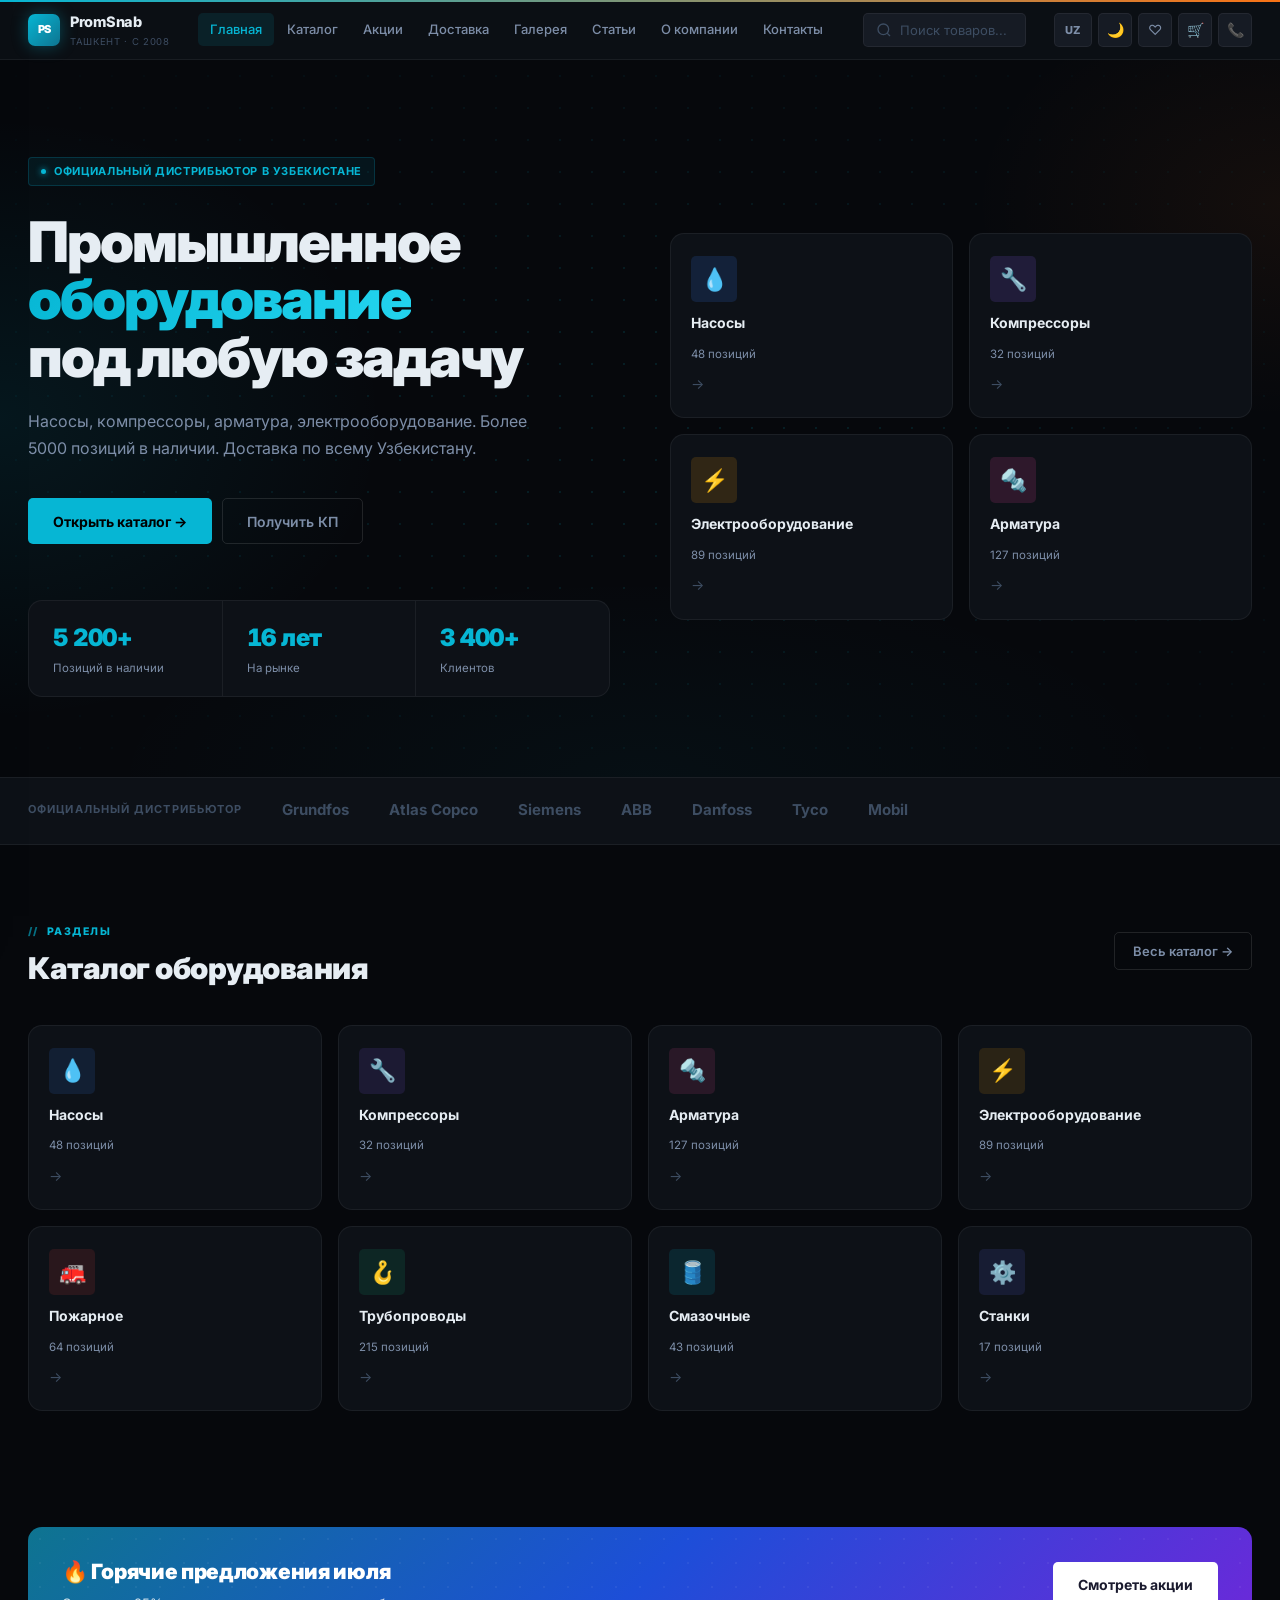
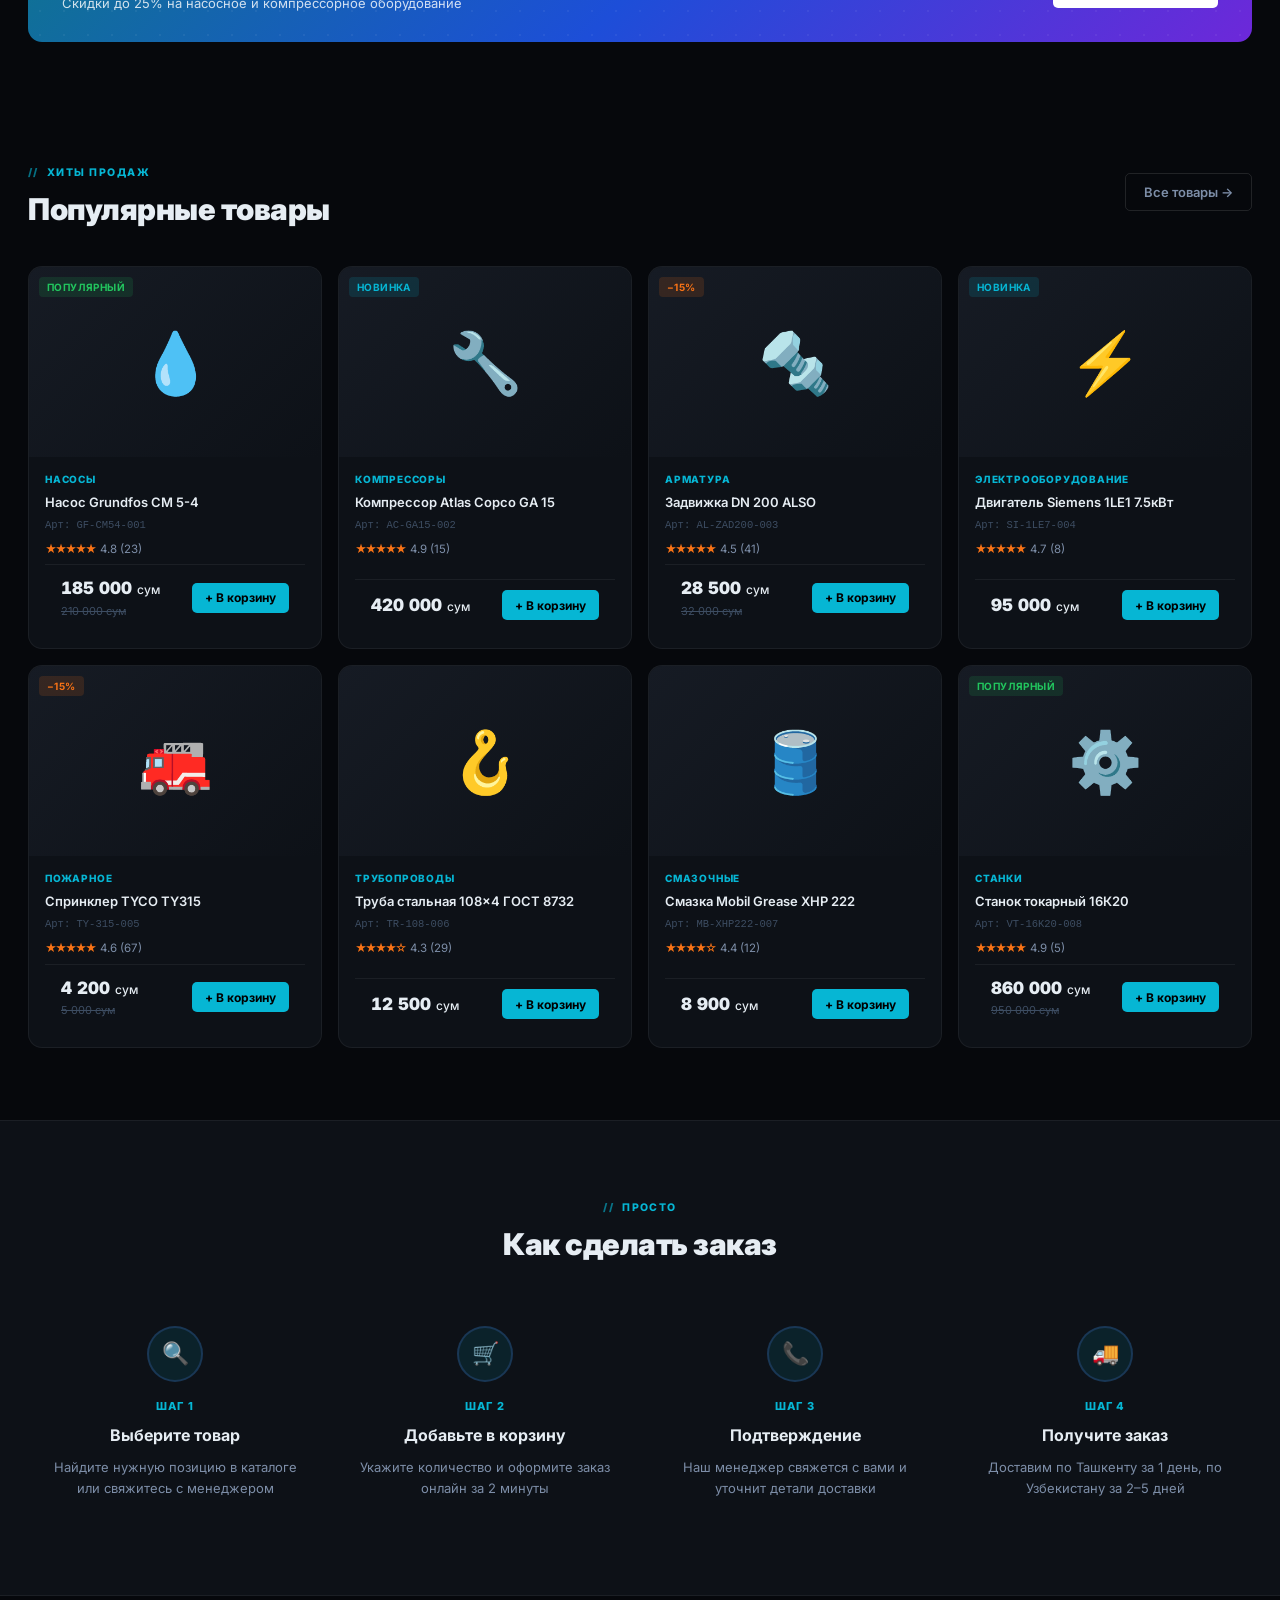
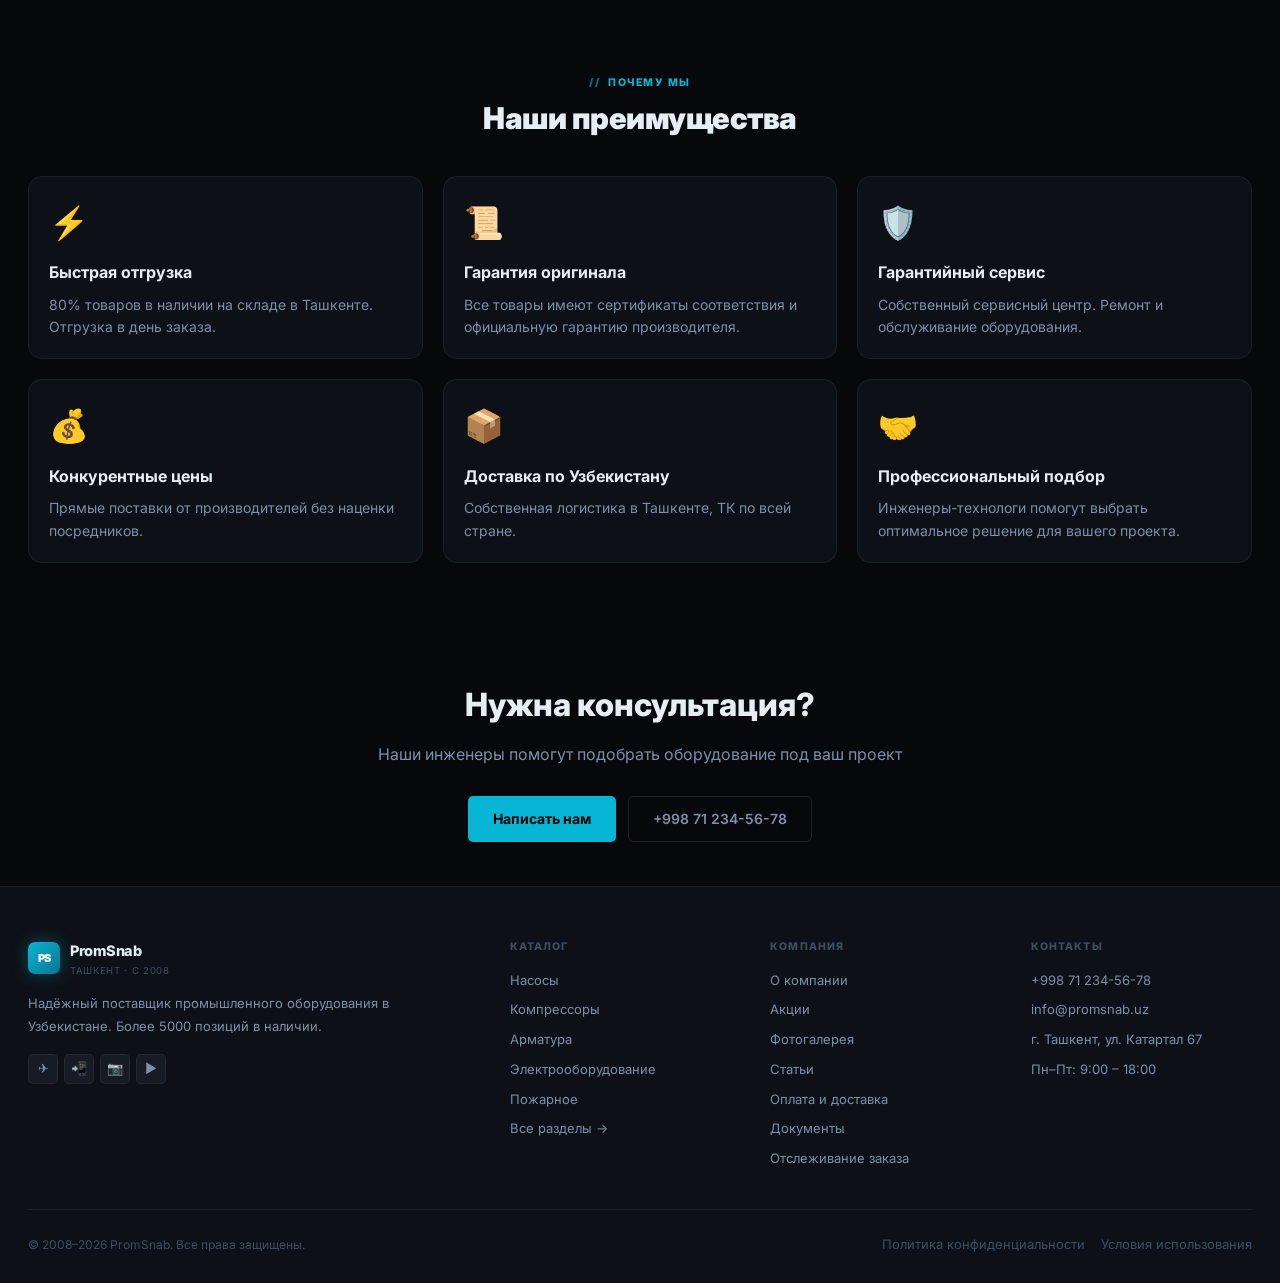
<file: index.html>
<!DOCTYPE html>
<html lang="ru">
<head>
  <meta charset="UTF-8">
  <meta name="viewport" content="width=device-width, initial-scale=1.0">
  <title>PromSnab</title>
  <link rel="stylesheet" href="css/style.css">
</head>
<body>
  <main id="main-content"></main>

  <script src="js/main.js"></script>
  <script src="js/header.js"></script>
  <script>
    injectShell({ page: 'index.html' });

    // All page text is rendered via t() so language switch works on reload
    const I = {
      ru: {
        eyebrow: 'Официальный дистрибьютор в Узбекистане',
        h1a: 'Промышленное', h1b: 'оборудование', h1c: 'под любую задачу',
        sub: 'Насосы, компрессоры, арматура, электрооборудование. Более 5000 позиций в наличии. Доставка по всему Узбекистану.',
        stat1: 'Позиций в наличии', stat2: 'На рынке', stat3: 'Клиентов',
        sectionsCat: 'Разделы', catalogTitle: 'Каталог оборудования', allCat: 'Весь каталог →',
        promoTitle: '🔥 Горячие предложения июля',
        promoSub: 'Скидки до 25% на насосное и компрессорное оборудование',
        promoBtn: 'Смотреть акции',
        hitsLabel: 'Хиты продаж', hitsTitle: 'Популярные товары', allProducts: 'Все товары →',
        howLabel: 'Просто', howTitle: 'Как сделать заказ',
        step: 'ШАГ', steps: [
          { icon:'🔍', title:'Выберите товар', desc:'Найдите нужную позицию в каталоге или свяжитесь с менеджером' },
          { icon:'🛒', title:'Добавьте в корзину', desc:'Укажите количество и оформите заказ онлайн за 2 минуты' },
          { icon:'📞', title:'Подтверждение', desc:'Наш менеджер свяжется с вами и уточнит детали доставки' },
          { icon:'🚚', title:'Получите заказ', desc:'Доставим по Ташкенту за 1 день, по Узбекистану за 2–5 дней' },
        ],
        whyLabel: 'Почему мы', whyTitle: 'Наши преимущества', advantages: [
          { icon:'⚡', title:'Быстрая отгрузка', desc:'80% товаров в наличии на складе в Ташкенте. Отгрузка в день заказа.' },
          { icon:'📜', title:'Гарантия оригинала', desc:'Все товары имеют сертификаты соответствия и официальную гарантию производителя.' },
          { icon:'🛡️', title:'Гарантийный сервис', desc:'Собственный сервисный центр. Ремонт и обслуживание оборудования.' },
          { icon:'💰', title:'Конкурентные цены', desc:'Прямые поставки от производителей без наценки посредников.' },
          { icon:'📦', title:'Доставка по Узбекистану', desc:'Собственная логистика в Ташкенте, ТК по всей стране.' },
          { icon:'🤝', title:'Профессиональный подбор', desc:'Инженеры-технологи помогут выбрать оптимальное решение для вашего проекта.' },
        ],
        ctaTitle: 'Нужна консультация?', ctaSub: 'Наши инженеры помогут подобрать оборудование под ваш проект',
        ctaBtn: 'Написать нам',
        positions: 'позиций',
      },
      uz: {
        eyebrow: 'O\'zbekistondagi rasmiy distribyutor',
        h1a: 'Sanoat', h1b: 'uskunalari', h1c: 'har qanday vazifa uchun',
        sub: 'Nasoslar, kompressorlar, armatura, elektr jihozlar. Omborda 5000 dan ortiq mahsulot. O\'zbekiston bo\'ylab yetkazib berish.',
        stat1: 'Mahsulot mavjud', stat2: 'Bozorda', stat3: 'Mijozlar',
        sectionsCat: 'Bo\'limlar', catalogTitle: 'Uskunalar katalogi', allCat: 'Barcha katalog →',
        promoTitle: '🔥 Iyul oyining issiq takliflari',
        promoSub: 'Nasos va kompressor uskunalariga 25% gacha chegirma',
        promoBtn: 'Aksiyalarni ko\'rish',
        hitsLabel: 'Eng ko\'p sotilgan', hitsTitle: 'Mashhur mahsulotlar', allProducts: 'Barcha mahsulotlar →',
        howLabel: 'Oson', howTitle: 'Qanday buyurtma berish',
        step: 'QADAM', steps: [
          { icon:'🔍', title:'Mahsulot tanlang', desc:'Katalogdan kerakli mahsulotni toping yoki menejer bilan bog\'laning' },
          { icon:'🛒', title:'Savatga qo\'shing', desc:'Miqdorni ko\'rsating va 2 daqiqada onlayn buyurtma bering' },
          { icon:'📞', title:'Tasdiqlash', desc:'Menejerimiz siz bilan bog\'lanib, yetkazib berish tafsilotlarini aniqlashtiradi' },
          { icon:'🚚', title:'Buyurtmani oling', desc:'Toshkent bo\'ylab 1 kunda, O\'zbekiston bo\'ylab 2–5 kunda yetkazamiz' },
        ],
        whyLabel: 'Nima uchun biz', whyTitle: 'Bizning afzalliklarimiz', advantages: [
          { icon:'⚡', title:'Tezkor jo\'natish', desc:'Mahsulotlarning 80% Toshkentdagi omborida mavjud. Buyurtma kuni jo\'natiladi.' },
          { icon:'📜', title:'Original kafolati', desc:'Barcha mahsulotlar sertifikatlarga va ishlab chiqaruvchi kafolatiga ega.' },
          { icon:'🛡️', title:'Kafolat servisi', desc:'O\'z servis markazimiz. Uskunalarni ta\'mirlash va texnik xizmat.' },
          { icon:'💰', title:'Raqobatbardosh narxlar', desc:'Ishlab chiqaruvchilardan to\'g\'ridan-to\'g\'ri yetkazib berish.' },
          { icon:'📦', title:'O\'zbekiston bo\'ylab yetkazish', desc:'Toshkentda o\'z logistikamiz, butun mamlakat bo\'ylab TK orqali.' },
          { icon:'🤝', title:'Professional tanlov', desc:'Muhandislar loyihangiz uchun optimal yechimni tanlashda yordam beradi.' },
        ],
        ctaTitle: 'Maslahat kerakmi?', ctaSub: 'Muhandislarimiz loyihangiz uchun uskunalarni tanlashda yordam beradi',
        ctaBtn: 'Bizga yozing',
        positions: 'mahsulot',
      },
    };

    const L = I[currentLang] || I.ru;

    document.getElementById('main-content').innerHTML = `
      <!-- HERO -->
      <section class="hero">
        <div class="hero-grid"></div>
        <div class="container">
          <div style="display:grid;grid-template-columns:1fr 1fr;gap:60px;align-items:center">
            <div class="hero-content">
              <div class="hero-eyebrow">
                <span class="hero-eyebrow-dot"></span>
                ${L.eyebrow}
              </div>
              <h1 class="hero-title">${L.h1a}<br><span>${L.h1b}</span><br>${L.h1c}</h1>
              <p class="hero-sub">${L.sub}</p>
              <div class="hero-btns">
                <button class="btn btn-primary btn-lg" onclick="nav('catalog.html')">${t('btn.catalog')}</button>
                <button class="btn btn-outline btn-lg" onclick="nav('contacts.html')">${t('btn.quote')}</button>
              </div>
              <div class="hero-stats">
                <div><div class="hero-stat-num">5 200+</div><div class="hero-stat-label">${L.stat1}</div></div>
                <div><div class="hero-stat-num">16 ${currentLang==='uz'?'yil':'лет'}</div><div class="hero-stat-label">${L.stat2}</div></div>
                <div><div class="hero-stat-num">3 400+</div><div class="hero-stat-label">${L.stat3}</div></div>
              </div>
            </div>
            <div style="display:grid;grid-template-columns:1fr 1fr;gap:16px">
              ${[
                {id:'pumps', bg:'rgba(59,130,246,.15)', emoji:'💧'},
                {id:'compressors', bg:'rgba(139,92,246,.15)', emoji:'🔧'},
                {id:'electric', bg:'rgba(245,158,11,.15)', emoji:'⚡'},
                {id:'valves', bg:'rgba(236,72,153,.15)', emoji:'🔩'},
              ].map(item => {
                const cat = CATEGORIES.find(c => c.id === item.id);
                return `<div onclick="nav('catalog.html?cat=${item.id}')" class="cat-card">
                  <div class="cat-icon" style="background:${item.bg}">${item.emoji}</div>
                  <div class="cat-name">${cat ? catName(cat) : item.id}</div>
                  <div class="cat-count">${cat ? cat.count : ''} ${L.positions}</div>
                  <div class="cat-arrow">→</div>
                </div>`;
              }).join('')}
            </div>
          </div>
        </div>
      </section>

      <!-- BRANDS BAR -->
      <section style="background:var(--bg-2);border-top:1px solid var(--border);border-bottom:1px solid var(--border);padding:20px 0">
        <div class="container">
          <div style="display:flex;align-items:center;gap:40px;overflow-x:auto;padding-bottom:2px">
            <span style="font-size:11px;font-weight:700;text-transform:uppercase;letter-spacing:.1em;color:var(--text-3);white-space:nowrap;flex-shrink:0">${t('official.dist')}</span>
            ${['Grundfos','Atlas Copco','Siemens','ABB','Danfoss','Tyco','Mobil'].map(b =>
              `<span onclick="nav('catalog.html?brand=${encodeURIComponent(b)}')" style="font-size:15px;font-weight:700;color:var(--text-3);white-space:nowrap;cursor:pointer;flex-shrink:0" onmouseover="this.style.color='var(--text)'" onmouseout="this.style.color='var(--text-3)'">${b}</span>`
            ).join('')}
          </div>
        </div>
      </section>

      <!-- CATEGORIES -->
      <section class="section">
        <div class="container">
          <div class="flex-between section-header">
            <div>
              <div class="section-label">${L.sectionsCat}</div>
              <h2 class="section-title">${L.catalogTitle}</h2>
            </div>
            <button class="btn btn-outline" onclick="nav('catalog.html')">${L.allCat}</button>
          </div>
          <div class="grid-4">
            ${CATEGORIES.map(c => `<div class="cat-card" onclick="nav('catalog.html?cat=${c.id}')">
              <div class="cat-icon" style="background:${c.color}20">${c.emoji}</div>
              <div class="cat-name">${catName(c)}</div>
              <div class="cat-count">${c.count} ${L.positions}</div>
              <div class="cat-arrow">→</div>
            </div>`).join('')}
          </div>
        </div>
      </section>

      <!-- PROMO BANNER -->
      <section class="section-sm">
        <div class="container">
          <div class="promo-banner">
            <div>
              <div class="promo-banner-title">${L.promoTitle}</div>
              <div class="promo-banner-sub">${L.promoSub}</div>
            </div>
            <button class="btn btn-lg" style="background:#fff;color:#1a1a2e;font-weight:700;flex-shrink:0" onclick="nav('promo.html')">${L.promoBtn}</button>
          </div>
        </div>
      </section>

      <!-- FEATURED PRODUCTS -->
      <section class="section">
        <div class="container">
          <div class="flex-between section-header">
            <div>
              <div class="section-label">${L.hitsLabel}</div>
              <h2 class="section-title">${L.hitsTitle}</h2>
            </div>
            <button class="btn btn-outline" onclick="nav('catalog.html')">${L.allProducts}</button>
          </div>
          <div class="grid-4" id="products-grid"></div>
        </div>
      </section>

      <!-- HOW TO ORDER -->
      <section class="section" style="background:var(--bg-2);border-top:1px solid var(--border);border-bottom:1px solid var(--border)">
        <div class="container">
          <div class="section-header" style="text-align:center">
            <div class="section-label">${L.howLabel}</div>
            <h2 class="section-title">${L.howTitle}</h2>
          </div>
          <div class="grid-4">
            ${L.steps.map((s,i) => `<div style="text-align:center;padding:24px 16px">
              <div style="width:56px;height:56px;border-radius:50%;background:var(--primary-g);border:2px solid rgba(79,142,255,.2);display:flex;align-items:center;justify-content:center;margin:0 auto 16px;font-size:22px">${s.icon}</div>
              <div style="font-size:11px;font-weight:800;color:var(--primary);letter-spacing:.1em;margin-bottom:8px">${L.step} ${i+1}</div>
              <div style="font-size:16px;font-weight:700;margin-bottom:8px">${s.title}</div>
              <div style="font-size:13px;color:var(--text-2);line-height:1.6">${s.desc}</div>
            </div>`).join('')}
          </div>
        </div>
      </section>

      <!-- ADVANTAGES -->
      <section class="section">
        <div class="container">
          <div class="section-header" style="text-align:center">
            <div class="section-label">${L.whyLabel}</div>
            <h2 class="section-title">${L.whyTitle}</h2>
          </div>
          <div class="grid-3">
            ${L.advantages.map(a => `<div class="card card-body">
              <div style="font-size:32px;margin-bottom:12px">${a.icon}</div>
              <div style="font-size:16px;font-weight:700;margin-bottom:8px">${a.title}</div>
              <div style="font-size:14px;color:var(--text-2);line-height:1.6">${a.desc}</div>
            </div>`).join('')}
          </div>
        </div>
      </section>

      <!-- CTA -->
      <section class="section-sm">
        <div class="container" style="text-align:center">
          <h2 style="font-size:32px;font-weight:800;margin-bottom:12px">${L.ctaTitle}</h2>
          <p style="color:var(--text-2);margin-bottom:28px">${L.ctaSub}</p>
          <div style="display:flex;gap:12px;justify-content:center">
            <button class="btn btn-primary btn-lg" onclick="nav('contacts.html')">${L.ctaBtn}</button>
            <a class="btn btn-outline btn-lg" href="tel:+998712345678">+998 71 234-56-78</a>
          </div>
        </div>
      </section>
    `;

    document.getElementById('products-grid').innerHTML = PRODUCTS.slice(0,8).map(p => renderProductCard(p)).join('');
  </script>
</body>
</html>
</file>
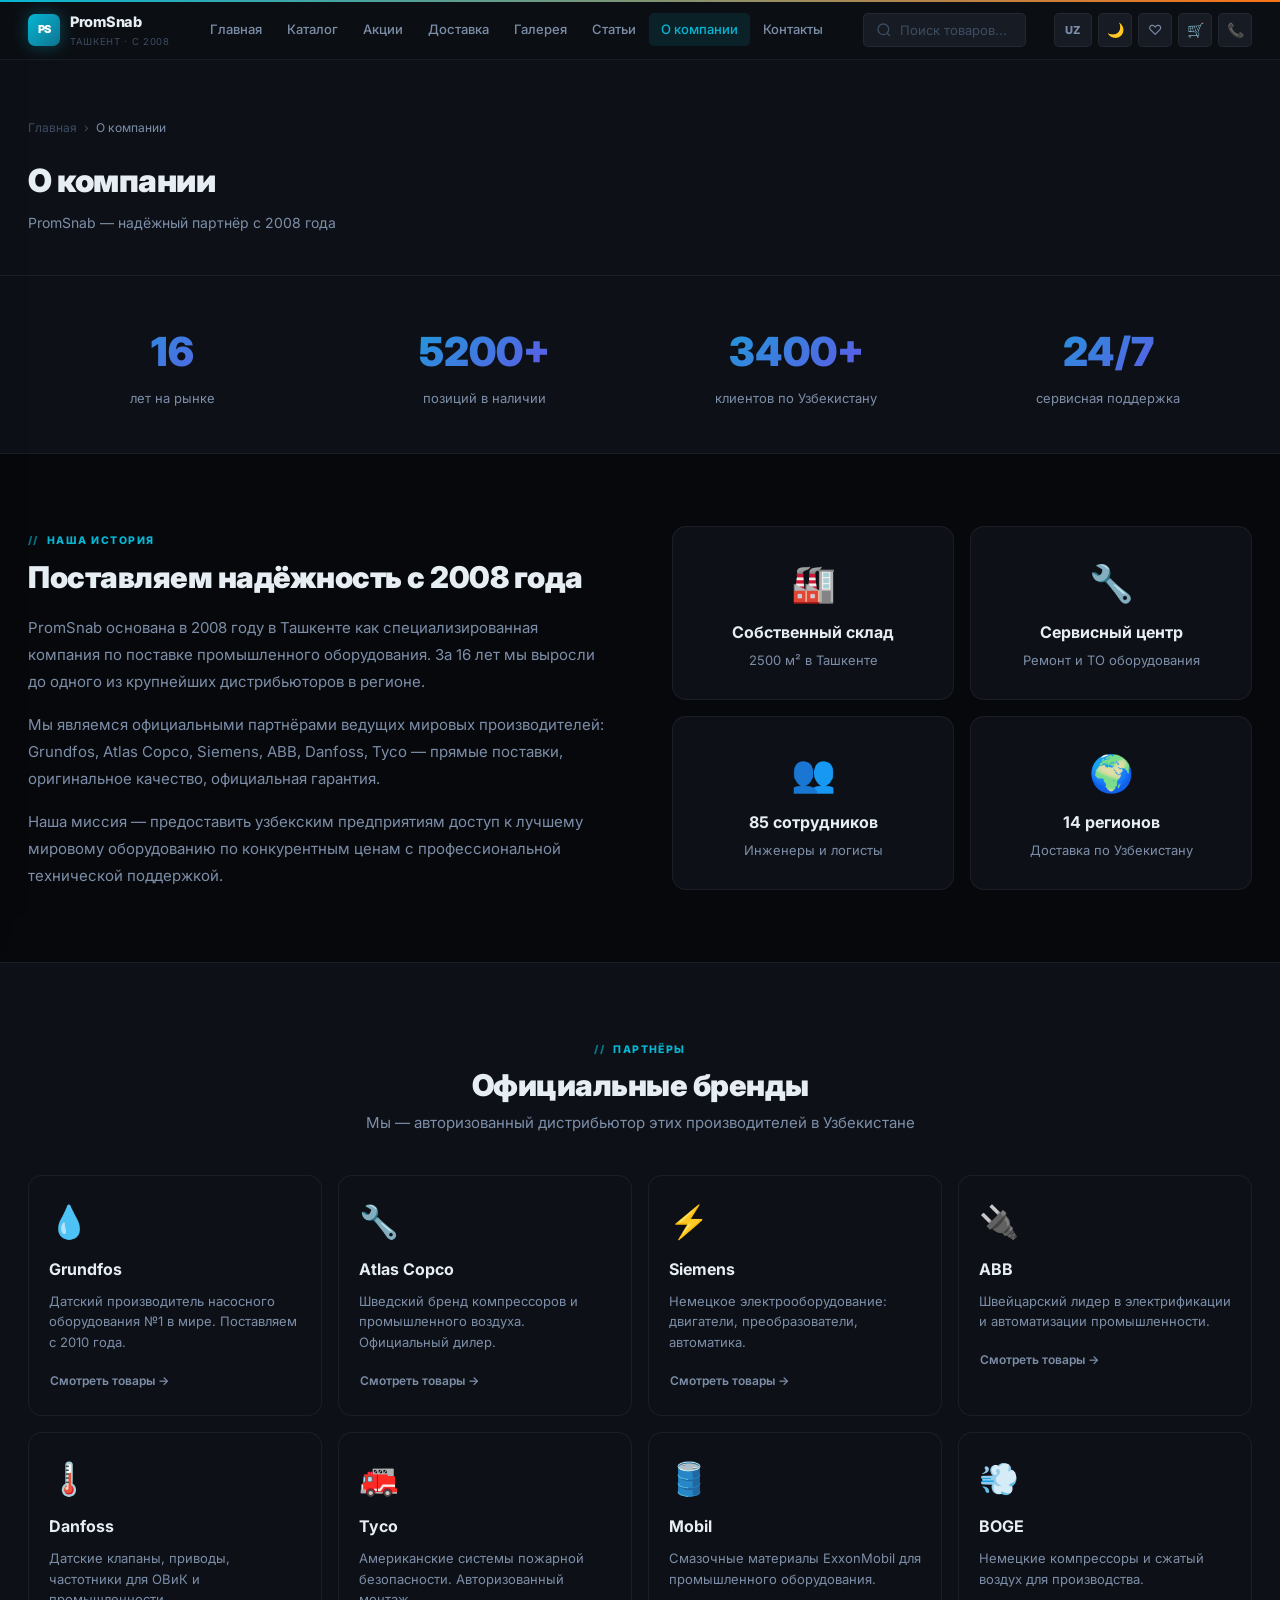
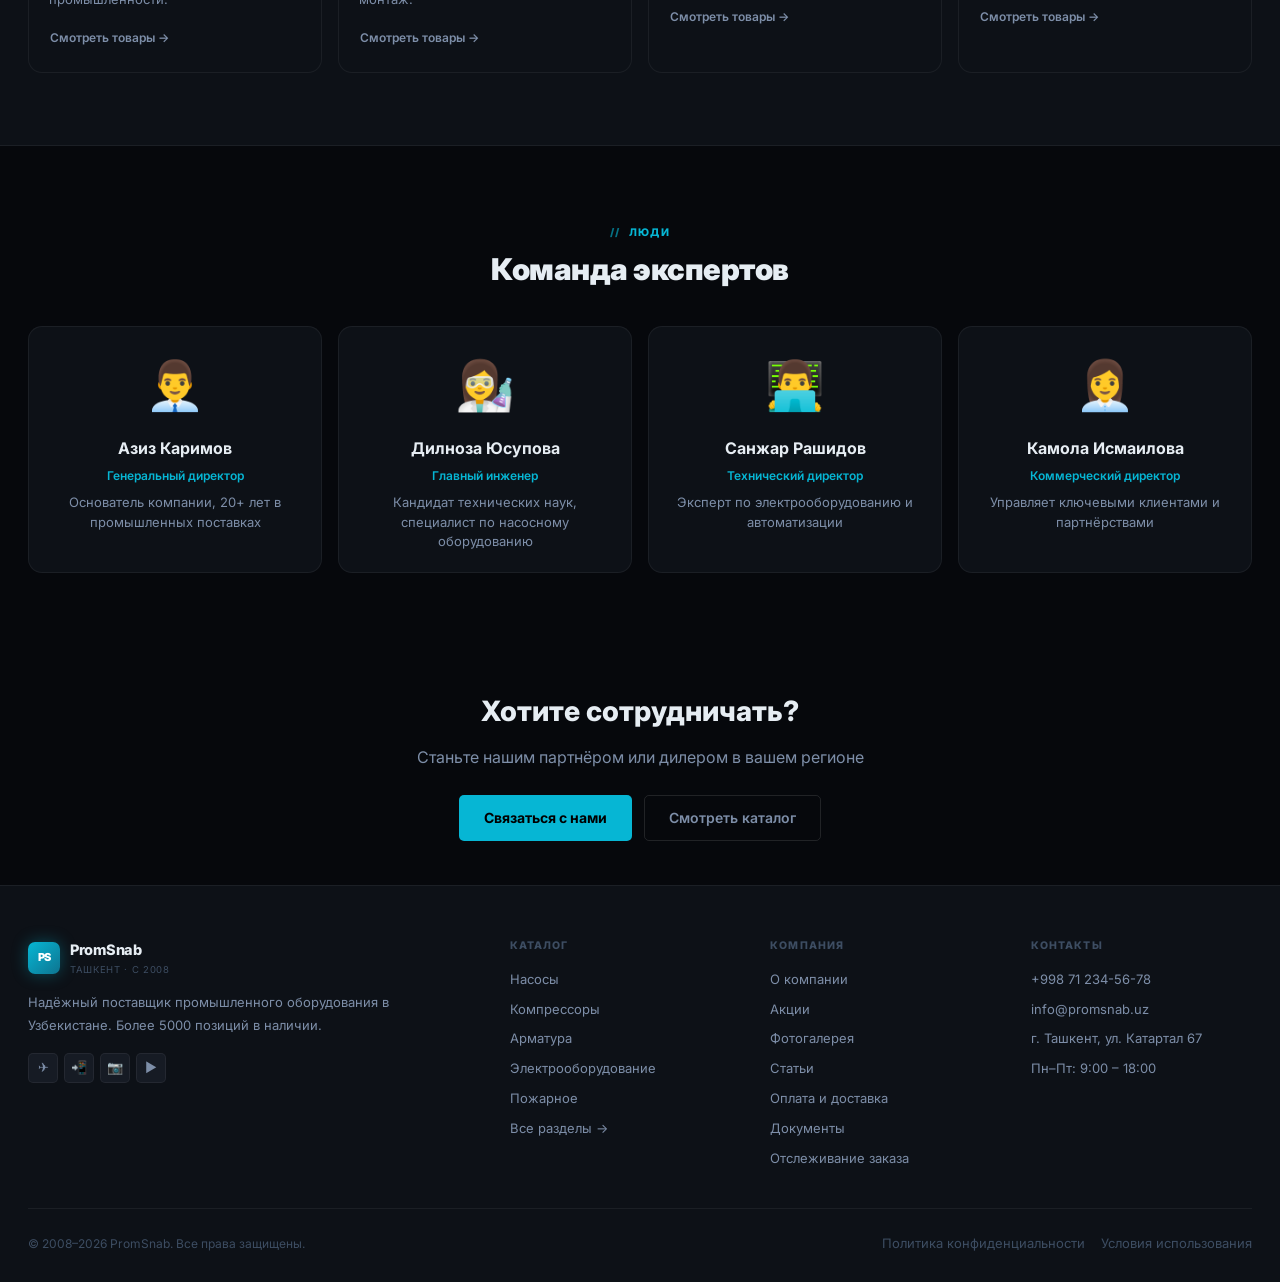
<file: about.html>
<!DOCTYPE html>
<html lang="ru">
<head>
  <meta charset="UTF-8">
  <meta name="viewport" content="width=device-width, initial-scale=1.0">
  <title>О компании — PromSnab</title>
  <link rel="stylesheet" href="css/style.css">
</head>
<body>
  <main id="main-content"></main>

  <script src="js/main.js"></script>
  <script src="js/header.js"></script>
  <script>
    injectShell({ page: 'about.html', title: t('nav.about') });

    const BRANDS = [
      { emoji:'💧', name:'Grundfos', cat:'pumps',
        ru:'Датский производитель насосного оборудования №1 в мире. Поставляем с 2010 года.',
        uz:'Dunyoda nasos uskunalari №1 ishlab chiqaruvchisi — Daniya. 2010 yildan etkazamiz.' },
      { emoji:'🔧', name:'Atlas Copco', cat:'Atlas+Copco',
        ru:'Шведский бренд компрессоров и промышленного воздуха. Официальный дилер.',
        uz:'Kompressorlar va sanoat havosi bo\'yicha shved brendi. Rasmiy diler.' },
      { emoji:'⚡', name:'Siemens', cat:'Siemens',
        ru:'Немецкое электрооборудование: двигатели, преобразователи, автоматика.',
        uz:'Nemis elektr jihozlari: dvigatellar, konverterlar, avtomatika.' },
      { emoji:'🔌', name:'ABB', cat:'ABB',
        ru:'Швейцарский лидер в электрификации и автоматизации промышленности.',
        uz:'Sanoat elektrifikatsiyasi va avtomatizatsiyasida shveytsariyalik lider.' },
      { emoji:'🌡️', name:'Danfoss', cat:'Danfoss',
        ru:'Датские клапаны, приводы, частотники для ОВиК и промышленности.',
        uz:'OViK va sanoat uchun daniyalik klapanlar, drayverlar, chastotachilar.' },
      { emoji:'🚒', name:'Tyco', cat:'Tyco',
        ru:'Американские системы пожарной безопасности. Авторизованный монтаж.',
        uz:'Amerika yong\'in xavfsizligi tizimlari. Vakolatli montaj.' },
      { emoji:'🛢️', name:'Mobil', cat:'Mobil',
        ru:'Смазочные материалы ExxonMobil для промышленного оборудования.',
        uz:'Sanoat uskunalari uchun ExxonMobil moylash materiallari.' },
      { emoji:'💨', name:'BOGE', cat:'BOGE',
        ru:'Немецкие компрессоры и сжатый воздух для производства.',
        uz:'Ishlab chiqarish uchun nemis kompressorlari va siqilgan havo.' },
    ];

    const TEAM = [
      { emoji:'👨‍💼', name:'Азиз Каримов', nameUz:'Aziz Karimov',
        role:'Генеральный директор', roleUz:'Bosh direktor',
        desc:'Основатель компании, 20+ лет в промышленных поставках',
        descUz:'Kompaniya asoschisi, sanoat ta\'minotida 20+ yil' },
      { emoji:'👩‍🔬', name:'Дилноза Юсупова', nameUz:'Dilnoza Yusupova',
        role:'Главный инженер', roleUz:'Bosh muhandis',
        desc:'Кандидат технических наук, специалист по насосному оборудованию',
        descUz:'Texnika fanlari nomzodi, nasos uskunalari bo\'yicha mutaxassis' },
      { emoji:'👨‍💻', name:'Санжар Рашидов', nameUz:'Sanjor Rashidov',
        role:'Технический директор', roleUz:'Texnik direktor',
        desc:'Эксперт по электрооборудованию и автоматизации',
        descUz:'Elektr jihozlari va avtomatizatsiya bo\'yicha ekspert' },
      { emoji:'👩‍💼', name:'Камола Исмаилова', nameUz:'Kamola Ismoilova',
        role:'Коммерческий директор', roleUz:'Tijorat direktori',
        desc:'Управляет ключевыми клиентами и партнёрствами',
        descUz:'Asosiy mijozlar va hamkorliklarni boshqaradi' },
    ];

    const isUz = currentLang === 'uz';

    document.getElementById('main-content').innerHTML = `
      <div class="page-hero">
        <div class="container">
          <div class="breadcrumb">
            <a onclick="nav('index.html')">${t('nav.home')}</a>
            <span class="breadcrumb-sep">›</span>
            <span class="breadcrumb-current">${t('nav.about')}</span>
          </div>
          <h1 class="page-hero-title">${t('about.title')}</h1>
          <p class="page-hero-sub">${t('about.sub')}</p>
        </div>
      </div>

      <!-- STATS -->
      <section class="section-sm" style="background:var(--bg-2);border-bottom:1px solid var(--border)">
        <div class="container">
          <div style="display:grid;grid-template-columns:repeat(4,1fr);gap:24px;text-align:center">
            <div><div style="font-size:40px;font-weight:900;background:linear-gradient(135deg,var(--primary),#7C3AED);-webkit-background-clip:text;-webkit-text-fill-color:transparent">16</div><div style="font-size:13px;color:var(--text-2);margin-top:4px">${t('about.stat1')}</div></div>
            <div><div style="font-size:40px;font-weight:900;background:linear-gradient(135deg,var(--primary),#7C3AED);-webkit-background-clip:text;-webkit-text-fill-color:transparent">5200+</div><div style="font-size:13px;color:var(--text-2);margin-top:4px">${t('about.stat2')}</div></div>
            <div><div style="font-size:40px;font-weight:900;background:linear-gradient(135deg,var(--primary),#7C3AED);-webkit-background-clip:text;-webkit-text-fill-color:transparent">3400+</div><div style="font-size:13px;color:var(--text-2);margin-top:4px">${t('about.stat3')}</div></div>
            <div><div style="font-size:40px;font-weight:900;background:linear-gradient(135deg,var(--primary),#7C3AED);-webkit-background-clip:text;-webkit-text-fill-color:transparent">24/7</div><div style="font-size:13px;color:var(--text-2);margin-top:4px">${t('about.stat4')}</div></div>
          </div>
        </div>
      </section>

      <!-- HISTORY -->
      <section class="section">
        <div class="container">
          <div style="display:grid;grid-template-columns:1fr 1fr;gap:64px;align-items:center">
            <div>
              <div class="section-label">${t('about.historyLabel')}</div>
              <h2 class="section-title" style="margin-bottom:20px">${t('about.historyTitle')}</h2>
              <p style="color:var(--text-2);font-size:15px;line-height:1.8;margin-bottom:16px">${t('about.p1')}</p>
              <p style="color:var(--text-2);font-size:15px;line-height:1.8;margin-bottom:16px">${t('about.p2')}</p>
              <p style="color:var(--text-2);font-size:15px;line-height:1.8">${t('about.p3')}</p>
            </div>
            <div style="display:grid;grid-template-columns:1fr 1fr;gap:16px">
              <div class="card card-body" style="text-align:center;padding:28px">
                <div style="font-size:36px;margin-bottom:8px">🏭</div>
                <div style="font-weight:700;margin-bottom:4px">${t('about.warehouse')}</div>
                <div style="font-size:13px;color:var(--text-2)">${t('about.warehouseSub')}</div>
              </div>
              <div class="card card-body" style="text-align:center;padding:28px">
                <div style="font-size:36px;margin-bottom:8px">🔧</div>
                <div style="font-weight:700;margin-bottom:4px">${t('about.service')}</div>
                <div style="font-size:13px;color:var(--text-2)">${t('about.serviceSub')}</div>
              </div>
              <div class="card card-body" style="text-align:center;padding:28px">
                <div style="font-size:36px;margin-bottom:8px">👥</div>
                <div style="font-weight:700;margin-bottom:4px">${t('about.staff')}</div>
                <div style="font-size:13px;color:var(--text-2)">${t('about.staffSub')}</div>
              </div>
              <div class="card card-body" style="text-align:center;padding:28px">
                <div style="font-size:36px;margin-bottom:8px">🌍</div>
                <div style="font-weight:700;margin-bottom:4px">${t('about.regions')}</div>
                <div style="font-size:13px;color:var(--text-2)">${t('about.regionsSub')}</div>
              </div>
            </div>
          </div>
        </div>
      </section>

      <!-- BRANDS -->
      <section class="section" id="brands" style="background:var(--bg-2);border-top:1px solid var(--border);border-bottom:1px solid var(--border)">
        <div class="container">
          <div class="section-header" style="text-align:center">
            <div class="section-label">${t('about.brandsLabel')}</div>
            <h2 class="section-title">${t('about.brandsTitle')}</h2>
            <p class="section-sub">${t('about.brandsSub')}</p>
          </div>
          <div class="grid-4">
            ${BRANDS.map(b => `<div class="card card-body">
              <div style="font-size:32px;margin-bottom:10px">${b.emoji}</div>
              <div style="font-size:16px;font-weight:700;margin-bottom:8px">${b.name}</div>
              <div style="font-size:13px;color:var(--text-2);line-height:1.6">${isUz ? b.uz : b.ru}</div>
              <button class="btn btn-ghost btn-sm" style="margin-top:12px;padding-left:0" onclick="nav('catalog.html?brand=${b.cat}')">${t('about.seeProducts')}</button>
            </div>`).join('')}
          </div>
        </div>
      </section>

      <!-- TEAM -->
      <section class="section">
        <div class="container">
          <div class="section-header" style="text-align:center">
            <div class="section-label">${t('about.teamLabel')}</div>
            <h2 class="section-title">${t('about.teamTitle')}</h2>
          </div>
          <div class="grid-4">
            ${TEAM.map(m => `<div class="card card-body" style="text-align:center">
              <div style="font-size:48px;margin-bottom:12px">${m.emoji}</div>
              <div style="font-weight:700;margin-bottom:4px;word-break:break-word">${isUz ? m.nameUz : m.name}</div>
              <div style="font-size:12px;color:var(--primary);font-weight:600;margin-bottom:8px;word-break:break-word">${isUz ? m.roleUz : m.role}</div>
              <div style="font-size:13px;color:var(--text-2);line-height:1.5;word-break:break-word">${isUz ? m.descUz : m.desc}</div>
            </div>`).join('')}
          </div>
        </div>
      </section>

      <!-- CTA -->
      <section class="section-sm">
        <div class="container" style="text-align:center">
          <h2 style="font-size:28px;font-weight:800;margin-bottom:12px">${t('about.ctaTitle')}</h2>
          <p style="color:var(--text-2);margin-bottom:24px">${t('about.ctaSub')}</p>
          <div style="display:flex;gap:12px;justify-content:center">
            <button class="btn btn-primary btn-lg" onclick="nav('contacts.html')">${t('about.ctaContact')}</button>
            <button class="btn btn-outline btn-lg" onclick="nav('catalog.html')">${t('about.ctaCatalog')}</button>
          </div>
        </div>
      </section>
    `;
  </script>
</body>
</html>
</file>
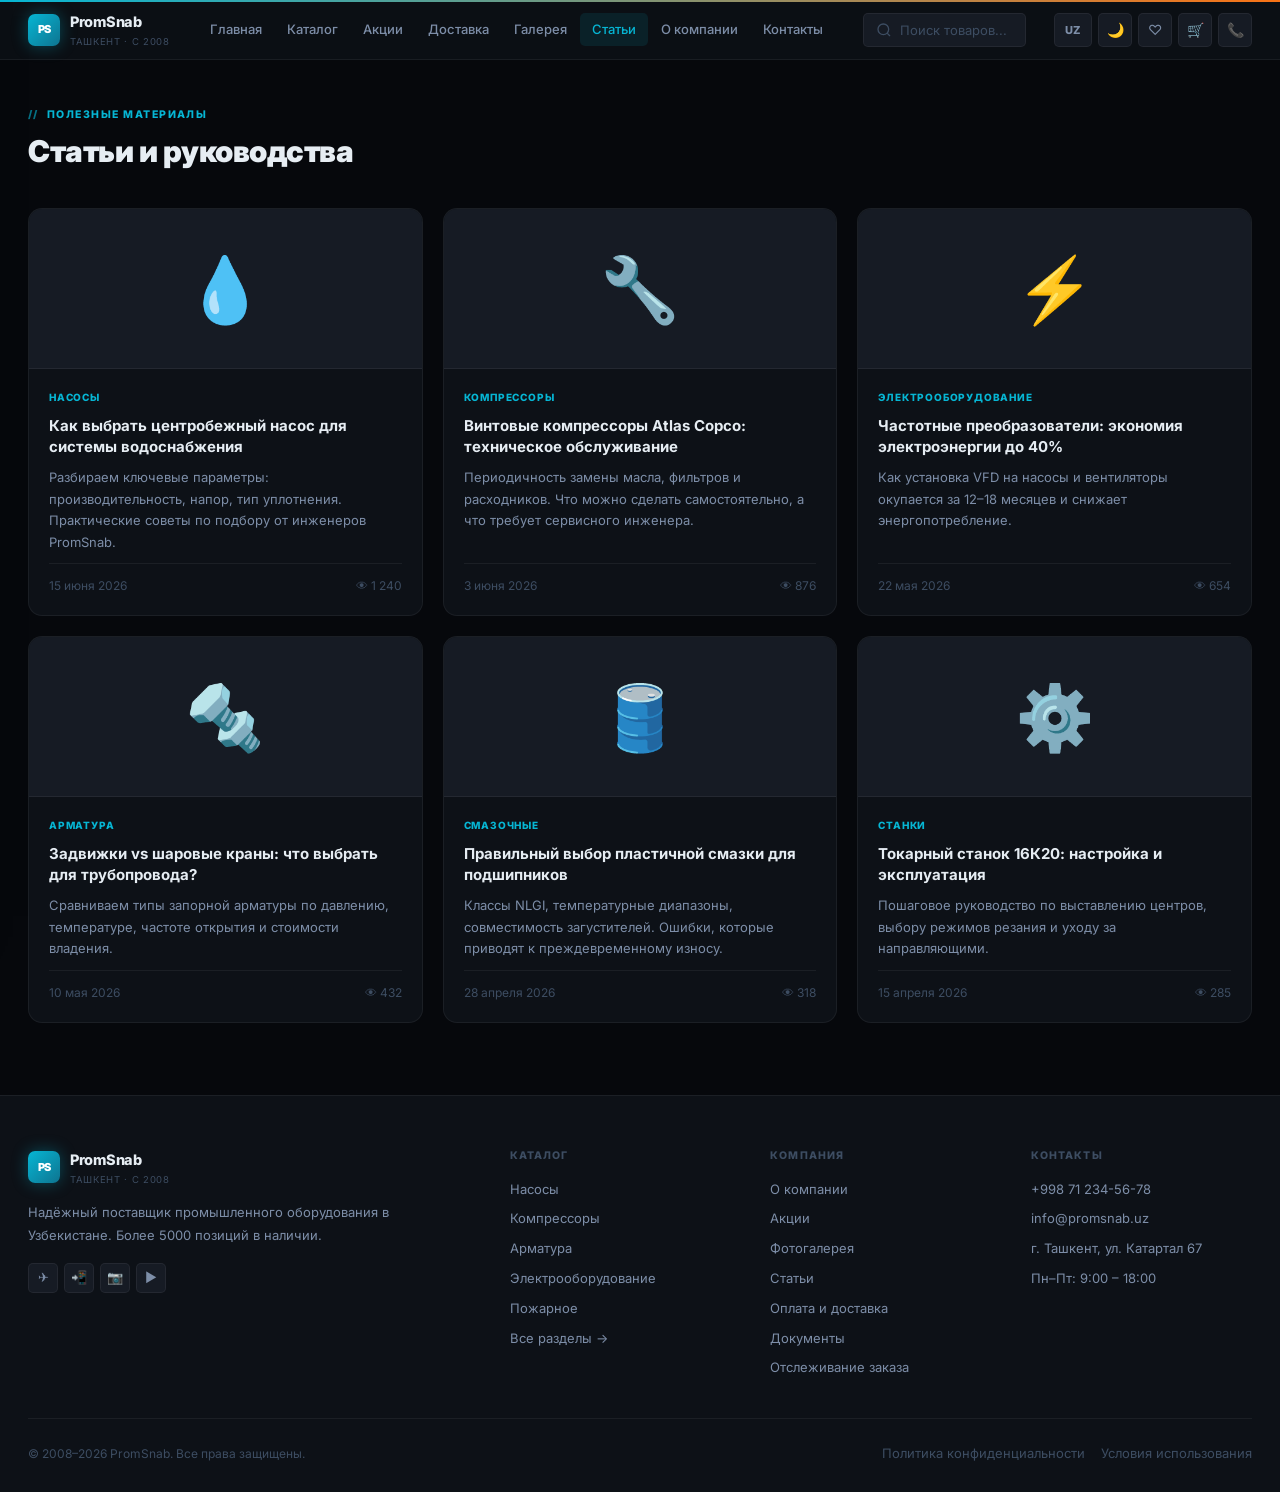
<file: articles.html>
<!DOCTYPE html>
<html lang="ru">
<head>
  <meta charset="UTF-8">
  <meta name="viewport" content="width=device-width, initial-scale=1.0">
  <title>Статьи — PromSnab</title>
  <link rel="stylesheet" href="css/style.css">
  <style>
    .article-grid { display: grid; grid-template-columns: repeat(3, 1fr); gap: 20px; }
    .article-card {
      background: var(--bg-2); border: 1px solid var(--border); border-radius: var(--r-lg);
      overflow: hidden; cursor: pointer; transition: all var(--t); display: flex; flex-direction: column;
    }
    .article-card:hover { border-color: var(--primary); transform: translateY(-2px); box-shadow: var(--shadow); }
    .article-img {
      height: 160px; background: var(--bg-3); display: flex; align-items: center;
      justify-content: center; font-size: 64px; border-bottom: 1px solid var(--border);
    }
    .article-body { padding: 20px; flex: 1; display: flex; flex-direction: column; gap: 10px; }
    .article-tag { font-size: 10px; font-weight: 800; color: var(--primary); text-transform: uppercase; letter-spacing: .08em; }
    .article-title { font-size: 15px; font-weight: 700; line-height: 1.4; }
    .article-excerpt { font-size: 13px; color: var(--text-2); line-height: 1.65; flex: 1; }
    .article-meta { display: flex; align-items: center; justify-content: space-between; font-size: 12px; color: var(--text-3); padding-top: 12px; border-top: 1px solid var(--border); }
    .article-modal-body { max-height: 60vh; overflow-y: auto; }
    .article-modal-body p { margin-bottom: 14px; font-size: 14px; color: var(--text-2); line-height: 1.8; }
    .article-modal-body h3 { font-size: 16px; font-weight: 700; margin: 20px 0 8px; }
  </style>
</head>
<body>
  <main id="main-content"></main>

  <div class="modal-overlay" id="article-modal" onclick="if(event.target===this)closeArticle()">
    <div class="modal-box" style="max-width:680px">
      <div class="modal-header">
        <div class="modal-title" id="article-modal-title"></div>
        <button class="modal-close icon-btn" onclick="closeArticle()">✕</button>
      </div>
      <div class="modal-body article-modal-body" id="article-modal-body"></div>
    </div>
  </div>

  <script src="js/main.js"></script>
  <script src="js/header.js"></script>
  <script>
    injectShell({ page: 'articles.html', title: t('nav.articles') });

    const isUz = currentLang === 'uz';

    const ARTICLES = isUz ? [
      {
        emoji: '💧', tag: 'Nasoslar', date: '15 iyun 2026', views: 1240,
        title: 'Suv ta\'minoti tizimi uchun markazdan qochma nasos qanday tanlanadi',
        excerpt: 'Asosiy parametrlar: unumdorlik, bosim, zichlash turi. PromSnab muhandislaridan amaliy maslahatlar.',
        content: `<h3>Tanlashning asosiy parametrlari</h3><p>Markazdan qochma nasos tanlashda uchta asosiy parametrni hisobga olish kerak: unumdorlik (m³/soat), bosim (suv ustuni metrlari) va quyiladigan muhit turi.</p><h3>Unumdorlik</h3><p>Unumdorlik tizimning ehtiyojlari bilan aniqlanadi. Turar-joy uchun: 4 kishilik oilaga 1.5–3 m³/soat. Sanoat ehtiyojlari uchun texnologik jarayon asosida hisoblanadi.</p><h3>Bosim</h3><p>Bosim quvur tizimining qarshiligi va ko'tarilish balandligini yengishi kerak. Formula: H = Hz + Hf, bu yerda Hz — geometrik balandlik, Hf — ishqalanish yo'qotishlari.</p><p>Parametrlaringiz bo'yicha uskunani aniq tanlash uchun PromSnab muhandislariga murojaat qiling.</p>`
      },
      {
        emoji: '🔧', tag: 'Kompressorlar', date: '3 iyun 2026', views: 876,
        title: 'Atlas Copco vintli kompressorlar: texnik xizmat ko\'rsatish',
        excerpt: 'Yog\', filtrlar va sarflanadigan materiallarni almashtirish muddatlari. Nimani o\'zingiz qilish mumkin, nimaga servis kerak.',
        content: `<h3>Reglament TO</h3><p>Birinchi TO 500 soat ishlagandan keyin, keyin har 2000 soatda yoki yiliga bir marta o'tkaziladi. TO doirasida moyli, havo va moy separatori almashtiriladi.</p><h3>Yog'ni almashtirish</h3><p>Faqat original Roto-Inject Fluid moyidan foydalaning. 4000 soat yoki 2 yildan keyin almashtiring. Talablar bajarilmasa kafolat bekor bo'ladi.</p><h3>Nimani o'zingiz qilish mumkin</h3><p>Har kuni yog' sathini tekshirish, vizual ko'rik, havo filtrini purkalash — korxona xodimlari tomonidan amalga oshiriladi. Sarflanadigan materiallarni almashtirish va servis — faqat vakolatli markaz tomonidan.</p>`
      },
      {
        emoji: '⚡', tag: 'Elektr jihozlar', date: '22 may 2026', views: 654,
        title: 'Chastota konvertorlari: elektr energiyasini 40% gacha tejash',
        excerpt: 'Nasos va ventilyatorlarga VFD o\'rnatish 12–18 oyda o\'zini qoplashi va energiya sarfini kamaytirishi.',
        content: `<h3>Ishlash printsipi</h3><p>Chastota konvertori (VFD) dvigatel tezligini yuklamaga qarab tartibga soladi. Tezlik 20% kamaytirilganda energiya sarfi 49% ga tushadi (kub bog'liqlik qonuni).</p><h3>Tipik o'zini qoplash muddati</h3><p>22 kVt quvvatli nasos qurilmasida, o'rtacha kunlik yuklanish 70%: tejash yiliga ~35 000 kVt·soat, ya'ni taxminan 5.6 mln so'm. ABB 22 kVt VFD narxi — 185 000 so'm. O'zini qoplash muddati — 12 oy.</p>`
      },
      {
        emoji: '🔩', tag: 'Armatura', date: '10 may 2026', views: 432,
        title: 'Zaglushkalar va sharli kranlar: quvur uchun nimani tanlash?',
        excerpt: 'Bosim, harorat, ochish chastotasi va egalik narxi bo\'yicha to\'suvchi armatura turlarini solishtiramiz.',
        content: `<h3>Zaglushkalar</h3><p>Kamdan-kam ulanishlarda (sutkada 2 martadan kam), yuqori bosimda (PN10–PN100) va katta diametrlar DN150–DN1000 da qo'llaniladi. Asosiy afzalligi — ochiq holatda minimal gidravlik qarshilik.</p><h3>Sharli kranlar</h3><p>Tez-tez ulanishlar, kichik va o'rta diametrlar DN15–DN150 uchun optimal. Tezkor yopish (90°), ixchamlik, A sinf germetikligi. Kamchiligi — tez yopishda gidrodarba.</p>`
      },
      {
        emoji: '🛢️', tag: 'Moylash', date: '28 aprel 2026', views: 318,
        title: 'Podshipniklar uchun plastik moyni to\'g\'ri tanlash',
        excerpt: 'NLGI sinflari, harorat diapazonlari, quyuqlashtiruvchilar muvofiqligi. Erta eskirishga olib keladigan xatolar.',
        content: `<h3>NLGI sinflari</h3><p>NLGI 0–1: markazlashtirilgan yetkazib berish tizimlari uchun suyuq moylar. NLGI 2: aksariyat podshipniklar uchun universal sinf. NLGI 3: vertikal podshipniklar va tebranishli tugunlar uchun quyuq moylar.</p><h3>Quyuqlashtiruvchilar muvofiqligi</h3><p>Litiy va kaltsiy moylarini aralashtirish mumkin emas — moy xususiyatisiz suyuq massa hosil bo'ladi. Moy turini o'zgartirishda podshipnikni to'liq yuvish kerak.</p>`
      },
      {
        emoji: '⚙️', tag: 'Dastgohlar', date: '15 aprel 2026', views: 285,
        title: '16K20 tokarlik dastgohi: sozlash va foydalanish',
        excerpt: 'Markazlarni o\'rnatish, kesish rejimlarini tanlash va yo\'naltiruvchilarni parvarishlash bo\'yicha bosqichma-bosqich qo\'llanma.',
        content: `<h3>Markazlarni sozlash</h3><p>Old va orqa markazlar o'qlari mosligini indikator bilan tekshiriladi. Ruxsat — 300 mm uzunlikda 0.01 mm dan ko'p emas. Sozlash — orqa boshning pinolini siljitish orqali.</p><h3>Kesish rejimlarini tanlash</h3><p>45-po'lat uchun: kesish tezligi 80–120 m/min, surish 0.1–0.3 mm/rev, qo'pol ishlovda chuqurlik 1–3 mm. Asbob chidamliligini oshirish uchun SOZh dan foydalaning.</p>`
      },
    ] : [
      {
        emoji: '💧', tag: 'Насосы', date: '15 июня 2026', views: 1240,
        title: 'Как выбрать центробежный насос для системы водоснабжения',
        excerpt: 'Разбираем ключевые параметры: производительность, напор, тип уплотнения. Практические советы по подбору от инженеров PromSnab.',
        content: `<h3>Основные параметры выбора</h3><p>При выборе центробежного насоса необходимо учитывать три ключевых параметра: производительность (м³/ч), напор (метры водяного столба) и тип перекачиваемой среды.</p><h3>Производительность</h3><p>Производительность определяется потребностями системы. Для жилых домов: 1.5–3 м³/ч на семью из 4 человек. Для промышленных нужд расчёт ведётся исходя из технологического процесса.</p><h3>Напор</h3><p>Напор должен преодолевать сопротивление трубопровода и высоту подъёма. Формула: H = Hz + Hf, где Hz — геометрическая высота, Hf — потери на трение.</p><p>Рекомендуем обратиться к инженерам PromSnab для точного подбора оборудования по вашим параметрам.</p>`
      },
      {
        emoji: '🔧', tag: 'Компрессоры', date: '3 июня 2026', views: 876,
        title: 'Винтовые компрессоры Atlas Copco: техническое обслуживание',
        excerpt: 'Периодичность замены масла, фильтров и расходников. Что можно сделать самостоятельно, а что требует сервисного инженера.',
        content: `<h3>Регламентное ТО</h3><p>Первое ТО проводится через 500 часов работы, далее — каждые 2000 часов или раз в год. В рамках ТО меняются масляный, воздушный и масляный сепаратор.</p><h3>Замена масла</h3><p>Используйте только оригинальное масло Roto-Inject Fluid. Замена через 4000 часов или 2 года. Несоблюдение требований ведёт к потере гарантии.</p><h3>Что можно делать самому</h3><p>Ежедневная проверка уровня масла, визуальный осмотр, продувка воздушного фильтра — это выполняется персоналом предприятия. Замена расходников и сервис — только авторизованным центром.</p>`
      },
      {
        emoji: '⚡', tag: 'Электрооборудование', date: '22 мая 2026', views: 654,
        title: 'Частотные преобразователи: экономия электроэнергии до 40%',
        excerpt: 'Как установка VFD на насосы и вентиляторы окупается за 12–18 месяцев и снижает энергопотребление.',
        content: `<h3>Принцип работы</h3><p>Частотный преобразователь (VFD) регулирует скорость двигателя в зависимости от нагрузки. При снижении скорости на 20% потребление энергии падает на 49% (закон кубической зависимости).</p><h3>Типичная окупаемость</h3><p>На насосной установке мощностью 22 кВт при среднесуточной загрузке 70%: экономия ~35 000 кВт·ч в год, или около 5,6 млн сум. Стоимость VFD ABB 22 кВт — 185 000 сум. Окупаемость — 12 месяцев.</p>`
      },
      {
        emoji: '🔩', tag: 'Арматура', date: '10 мая 2026', views: 432,
        title: 'Задвижки vs шаровые краны: что выбрать для трубопровода?',
        excerpt: 'Сравниваем типы запорной арматуры по давлению, температуре, частоте открытия и стоимости владения.',
        content: `<h3>Задвижки</h3><p>Применяются в системах с редкими переключениями (менее 2 раз в сутки), высоким давлением (PN10–PN100) и большими диаметрами DN150–DN1000. Основное преимущество — минимальное гидравлическое сопротивление в открытом состоянии.</p><h3>Шаровые краны</h3><p>Оптимальны для частых переключений, малых и средних диаметров DN15–DN150. Быстрое закрытие (90°), компактность, герметичность класса А. Недостаток — гидроудар при быстром закрытии.</p>`
      },
      {
        emoji: '🛢️', tag: 'Смазочные', date: '28 апреля 2026', views: 318,
        title: 'Правильный выбор пластичной смазки для подшипников',
        excerpt: 'Классы NLGI, температурные диапазоны, совместимость загустителей. Ошибки, которые приводят к преждевременному износу.',
        content: `<h3>Классы NLGI</h3><p>NLGI 0–1: жидкие смазки для систем централизованной подачи. NLGI 2: универсальный класс для большинства подшипников. NLGI 3: густые смазки для вертикальных подшипников и вибронагруженных узлов.</p><h3>Совместимость загустителей</h3><p>Нельзя смешивать литиевые и кальциевые смазки — образуется жидкая масса без смазочных свойств. При смене типа смазки — полная промывка подшипника.</p>`
      },
      {
        emoji: '⚙️', tag: 'Станки', date: '15 апреля 2026', views: 285,
        title: 'Токарный станок 16К20: настройка и эксплуатация',
        excerpt: 'Пошаговое руководство по выставлению центров, выбору режимов резания и уходу за направляющими.',
        content: `<h3>Настройка центров</h3><p>Совпадение осей переднего и заднего центров проверяется индикатором. Допуск — не более 0.01 мм на длине 300 мм. Регулировка — смещением пиноли задней бабки.</p><h3>Выбор режимов резания</h3><p>Для стали 45: скорость резания 80–120 м/мин, подача 0.1–0.3 мм/об, глубина 1–3 мм при черновой обработке. Используйте СОЖ для увеличения стойкости инструмента.</p>`
      },
    ];

    document.getElementById('main-content').innerHTML = `
      <section class="section" style="padding-top:40px">
        <div class="container">
          <div class="section-header">
            <div class="section-label">${isUz ? 'Foydali materiallar' : 'Полезные материалы'}</div>
            <h1 class="section-title">${isUz ? 'Maqolalar va qo\'llanmalar' : 'Статьи и руководства'}</h1>
          </div>
          <div class="article-grid" id="articles-grid"></div>
        </div>
      </section>
    `;

    function openArticle(i) {
      const a = ARTICLES[i];
      document.getElementById('article-modal-title').textContent = a.title;
      document.getElementById('article-modal-body').innerHTML = a.content;
      document.getElementById('article-modal').classList.add('open');
    }
    function closeArticle() { document.getElementById('article-modal').classList.remove('open'); }

    document.getElementById('articles-grid').innerHTML = ARTICLES.map((a, i) => `
      <div class="article-card" onclick="openArticle(${i})">
        <div class="article-img">${a.emoji}</div>
        <div class="article-body">
          <div class="article-tag">${a.tag}</div>
          <div class="article-title">${a.title}</div>
          <div class="article-excerpt">${a.excerpt}</div>
          <div class="article-meta">
            <span>${a.date}</span>
            <span>👁 ${a.views.toLocaleString('ru-RU')}</span>
          </div>
        </div>
      </div>`).join('');
  </script>
</body>
</html>
</file>
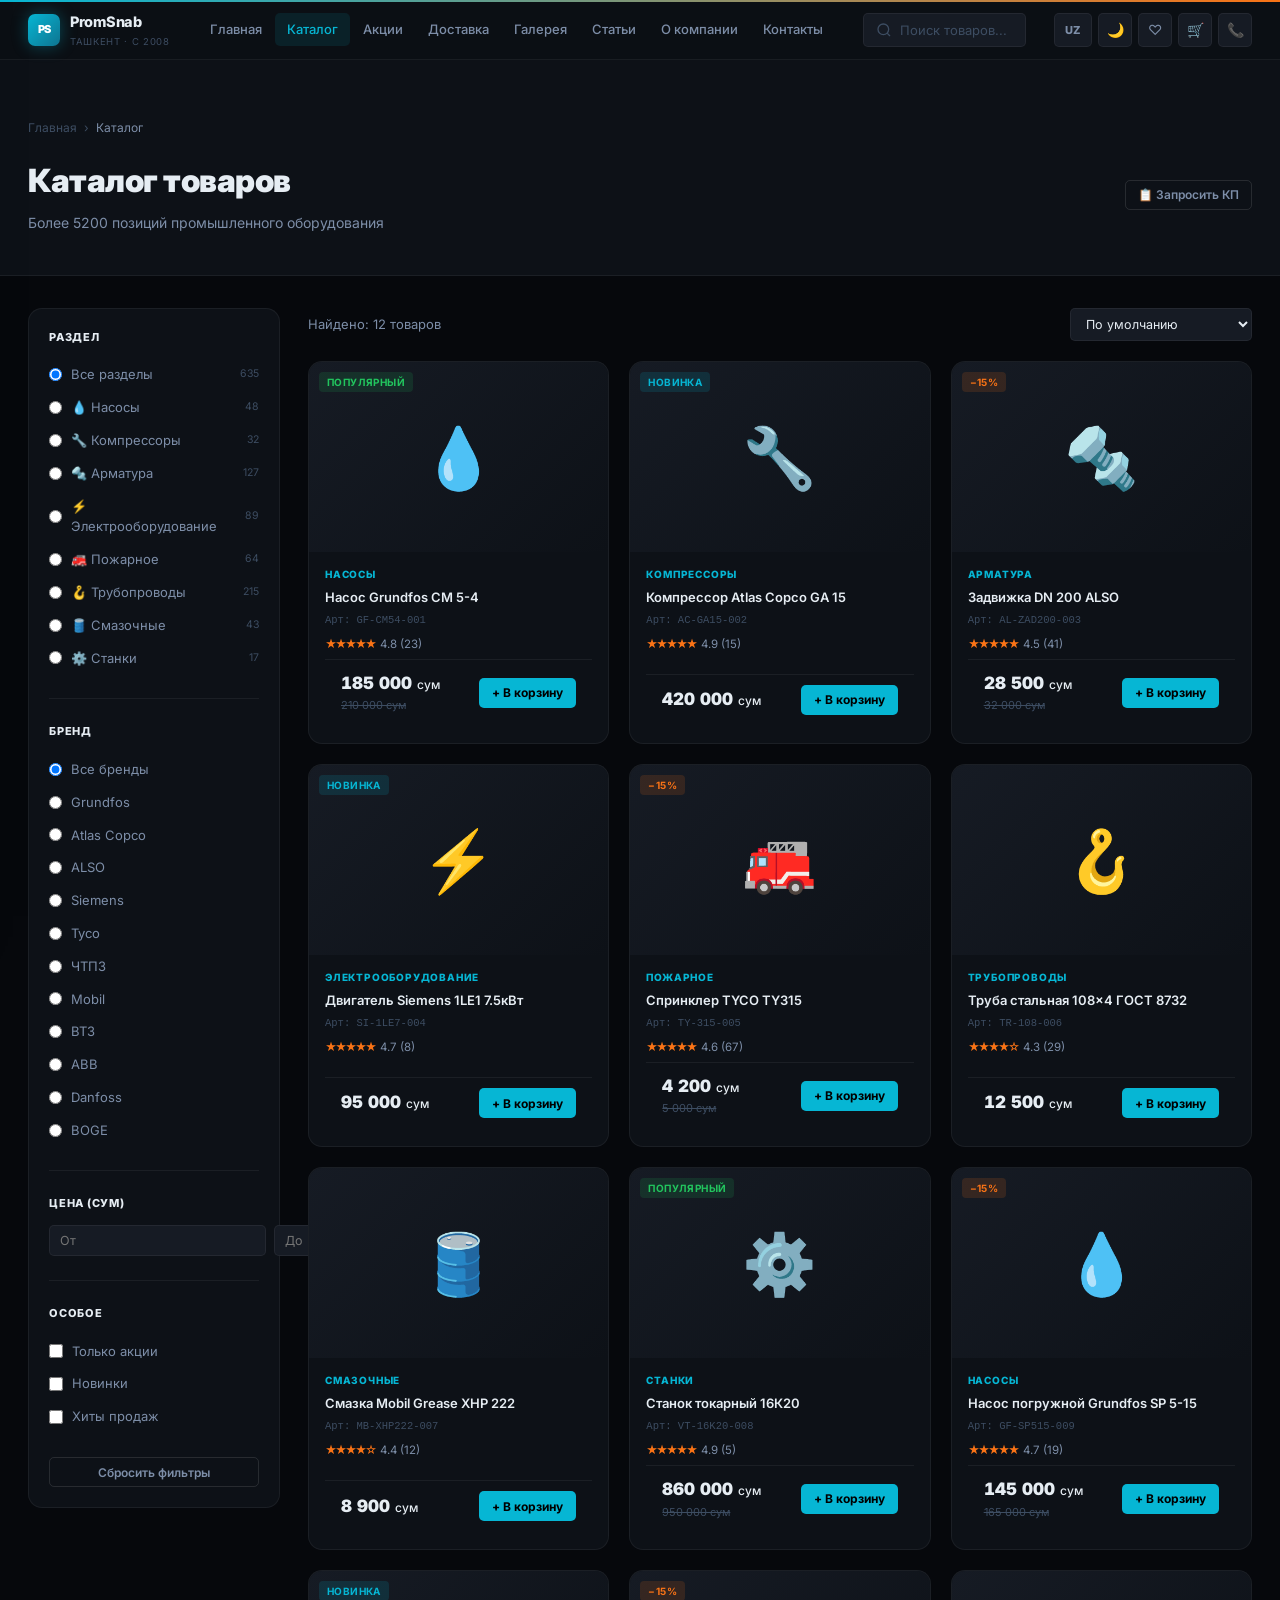
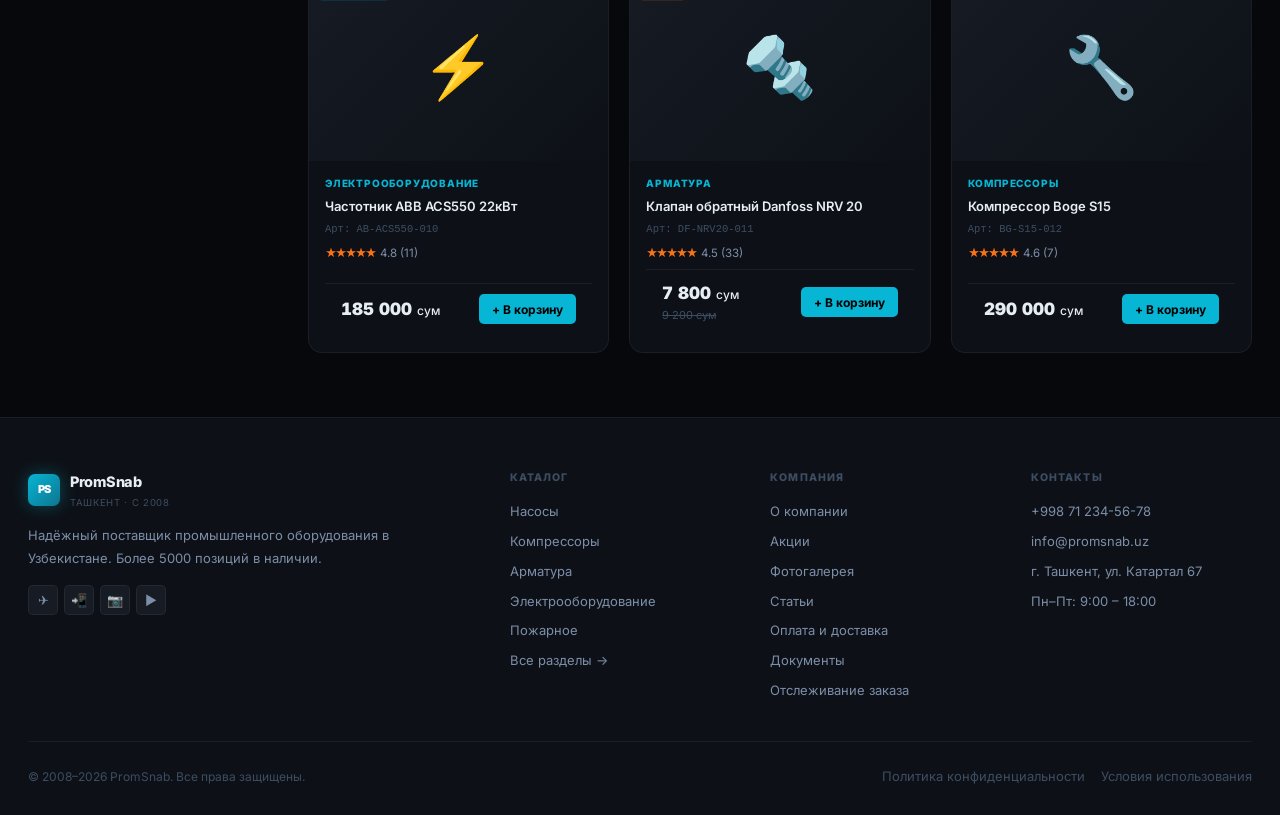
<file: catalog.html>
<!DOCTYPE html>
<html lang="ru">
<head>
  <meta charset="UTF-8">
  <meta name="viewport" content="width=device-width, initial-scale=1.0">
  <title>Каталог — PromSnab</title>
  <link rel="stylesheet" href="css/style.css">
</head>
<body>
  <main id="main-content"></main>

  <script src="js/main.js"></script>
  <script src="js/header.js"></script>
  <script>
    injectShell({ page: 'catalog.html', title: t('nav.catalog') });

    const params = new URLSearchParams(location.search);
    let activeCat = params.get('cat') || '';
    let activeBrand = params.get('brand') || '';
    let activeQ = params.get('q') || '';
    let activeBadge = params.get('badge') || '';

    document.getElementById('main-content').innerHTML = `
      <div class="page-hero">
        <div class="container">
          <div class="breadcrumb">
            <a onclick="nav('index.html')">${t('nav.home')}</a>
            <span class="breadcrumb-sep">›</span>
            <span class="breadcrumb-current" id="bc-current">${t('nav.catalog')}</span>
          </div>
          <div class="flex-between">
            <div>
              <h1 class="page-hero-title" id="page-title">${t('catalog.title')}</h1>
              <p class="page-hero-sub" id="page-sub">${t('catalog.sub')}</p>
            </div>
            <div style="display:flex;gap:8px">
              <button class="btn btn-outline btn-sm" onclick="nav('contacts.html')">${t('catalog.quote')}</button>
            </div>
          </div>
        </div>
      </div>

      <div class="container" style="padding-top:32px;padding-bottom:64px">
        <div class="catalog-layout">

          <!-- SIDEBAR -->
          <aside class="filter-sidebar">
            <div style="background:var(--bg-2);border:1px solid var(--border);border-radius:var(--r-lg);padding:20px">

              <div class="filter-section">
                <div class="filter-title">${t('filter.section')}</div>
                <div id="cat-filters">
                  <div class="filter-option">
                    <input type="radio" name="cat" id="cat-all" value="" checked>
                    <label for="cat-all">${t('filter.allCats')}</label>
                    <span>635</span>
                  </div>
                </div>
              </div>

              <div class="divider"></div>

              <div class="filter-section">
                <div class="filter-title">${t('filter.brand')}</div>
                <div id="brand-filters">
                  <div class="filter-option"><input type="radio" name="brand" id="brand-all" value="" checked><label for="brand-all">${t('filter.allBrands')}</label></div>
                </div>
              </div>

              <div class="divider"></div>

              <div class="filter-section">
                <div class="filter-title">${t('filter.price')}</div>
                <div class="filter-range">
                  <input type="number" id="price-min" placeholder="${t('filter.from')}" min="0" oninput="applyFilters()">
                  <input type="number" id="price-max" placeholder="${t('filter.to')}" oninput="applyFilters()">
                </div>
              </div>

              <div class="divider"></div>

              <div class="filter-section">
                <div class="filter-title">${t('filter.special')}</div>
                <div class="filter-option">
                  <input type="checkbox" id="f-sale" onchange="applyFilters()">
                  <label for="f-sale">${t('filter.onlySale')}</label>
                </div>
                <div class="filter-option">
                  <input type="checkbox" id="f-new" onchange="applyFilters()">
                  <label for="f-new">${t('filter.onlyNew')}</label>
                </div>
                <div class="filter-option">
                  <input type="checkbox" id="f-hit" onchange="applyFilters()">
                  <label for="f-hit">${t('filter.onlyHit')}</label>
                </div>
              </div>

              <button class="btn btn-outline w-full btn-sm" onclick="resetFilters()">${t('filter.reset')}</button>
            </div>
          </aside>

          <!-- MAIN -->
          <div class="catalog-main">
            <div class="sort-bar">
              <span class="results-count" id="results-count">${t('catalog.loading')}</span>
              <select id="sort-select" onchange="applyFilters()">
                <option value="default">${t('sort.default')}</option>
                <option value="price-asc">${t('sort.priceAsc')}</option>
                <option value="price-desc">${t('sort.priceDesc')}</option>
                <option value="rating">${t('sort.rating')}</option>
                <option value="name">${t('sort.name')}</option>
              </select>
            </div>

            <div class="grid-3" id="products-grid"></div>

            <div id="empty-state" class="empty-state hidden">
              <div class="empty-state-icon">🔍</div>
              <h3>${t('catalog.notFound')}</h3>
              <p>${t('catalog.notFoundSub')}</p>
              <button class="btn btn-outline mt-4" onclick="resetFilters()">${t('filter.reset')}</button>
            </div>
          </div>
        </div>
      </div>
    `;

    // Build category radios
    const catFilters = document.getElementById('cat-filters');
    CATEGORIES.forEach(c => {
      catFilters.innerHTML += `<div class="filter-option">
        <input type="radio" name="cat" id="cat-${c.id}" value="${c.id}" ${activeCat===c.id?'checked':''} onchange="activeCat=this.value;applyFilters()">
        <label for="cat-${c.id}">${c.emoji} ${catName(c)}</label>
        <span>${c.count}</span>
      </div>`;
    });

    // Build brand radios
    const brands = [...new Set(PRODUCTS.map(p => p.brand))];
    const brandFilters = document.getElementById('brand-filters');
    brands.forEach(b => {
      brandFilters.innerHTML += `<div class="filter-option">
        <input type="radio" name="brand" id="brand-${b.replace(/\s/g,'')}" value="${b}" ${activeBrand===b?'checked':''} onchange="activeBrand=this.value;applyFilters()">
        <label for="brand-${b.replace(/\s/g,'')}">${b}</label>
      </div>`;
    });

    if (activeBadge === 'sale') document.getElementById('f-sale').checked = true;

    if (activeQ) {
      const label = `${t('catalog.search')} "${activeQ}"`;
      document.getElementById('page-title').textContent = label;
      document.getElementById('bc-current').textContent = label;
    } else if (activeCat) {
      const c = CATEGORIES.find(x => x.id === activeCat);
      if (c) {
        document.getElementById('page-title').textContent = catName(c);
        document.getElementById('bc-current').textContent = catName(c);
      }
    }
    if (activeBrand) {
      const el = document.getElementById(`brand-${activeBrand.replace(/\s/g,'')}`);
      if (el) el.checked = true;
    }

    function applyFilters() {
      activeCat = document.querySelector('input[name=cat]:checked')?.value || '';
      activeBrand = document.querySelector('input[name=brand]:checked')?.value || '';
      const priceMin = parseInt(document.getElementById('price-min').value) || 0;
      const priceMax = parseInt(document.getElementById('price-max').value) || Infinity;
      const onlySale = document.getElementById('f-sale').checked;
      const onlyNew  = document.getElementById('f-new').checked;
      const onlyHit  = document.getElementById('f-hit').checked;
      const sort = document.getElementById('sort-select').value;

      let results = PRODUCTS.filter(p => {
        if (activeCat && p.category !== activeCat) return false;
        if (activeBrand && p.brand !== activeBrand) return false;
        if (p.price < priceMin || p.price > priceMax) return false;
        if (onlySale && p.badge !== 'sale') return false;
        if (onlyNew  && p.badge !== 'new')  return false;
        if (onlyHit  && p.badge !== 'hit')  return false;
        if (activeQ) {
          const q = activeQ.toLowerCase();
          if (!p.name.toLowerCase().includes(q) && !p.sku.toLowerCase().includes(q) && !p.brand.toLowerCase().includes(q)) return false;
        }
        return true;
      });

      if (sort === 'price-asc')  results.sort((a,b) => a.price - b.price);
      if (sort === 'price-desc') results.sort((a,b) => b.price - a.price);
      if (sort === 'rating')     results.sort((a,b) => b.rating - a.rating);
      if (sort === 'name')       results.sort((a,b) => a.name.localeCompare(b.name,'ru'));

      const grid = document.getElementById('products-grid');
      const empty = document.getElementById('empty-state');
      const count = document.getElementById('results-count');

      count.textContent = `${t('catalog.found')} ${results.length} ${t('catalog.goods')}`;

      if (!results.length) {
        grid.innerHTML = '';
        empty.classList.remove('hidden');
      } else {
        empty.classList.add('hidden');
        grid.innerHTML = results.map(p => renderProductCard(p)).join('');
      }
    }

    function resetFilters() {
      activeCat = ''; activeBrand = ''; activeQ = ''; activeBadge = '';
      document.getElementById('cat-all').checked = true;
      document.getElementById('brand-all').checked = true;
      document.getElementById('price-min').value = '';
      document.getElementById('price-max').value = '';
      document.getElementById('f-sale').checked = false;
      document.getElementById('f-new').checked = false;
      document.getElementById('f-hit').checked = false;
      document.getElementById('sort-select').value = 'default';
      applyFilters();
    }

    applyFilters();
  </script>
</body>
</html>
</file>
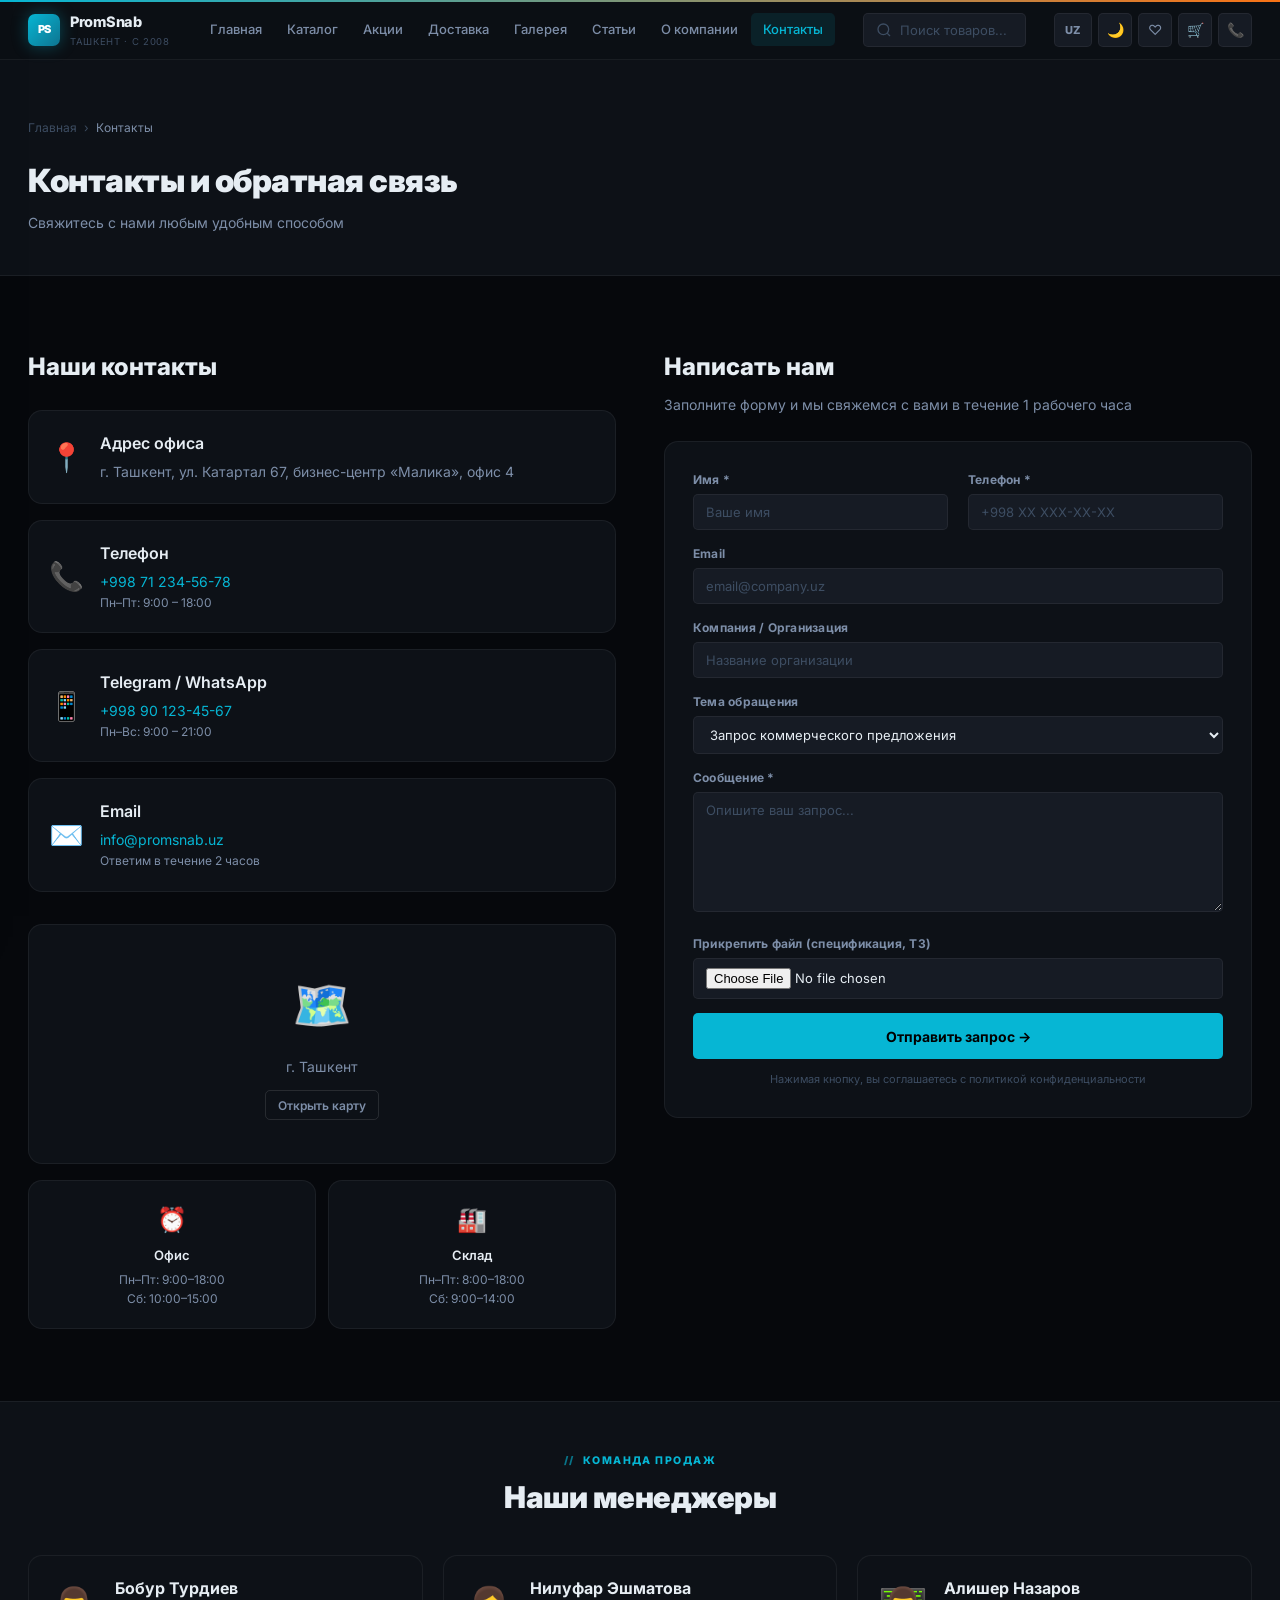
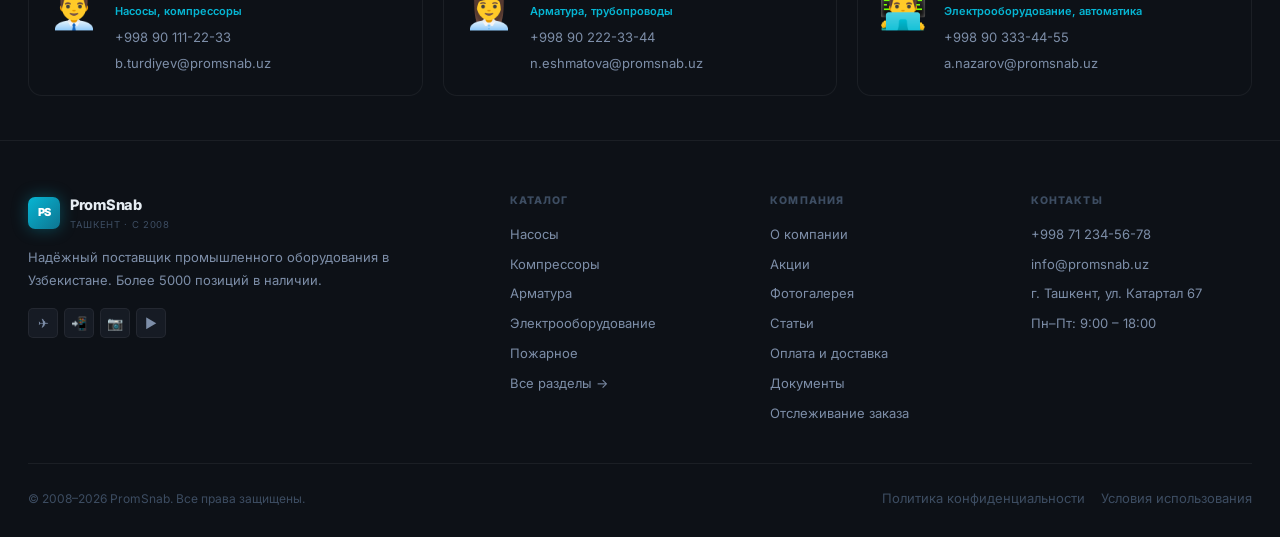
<file: contacts.html>
<!DOCTYPE html>
<html lang="ru">
<head>
  <meta charset="UTF-8">
  <meta name="viewport" content="width=device-width, initial-scale=1.0">
  <title>Контакты — PromSnab</title>
  <link rel="stylesheet" href="css/style.css">
</head>
<body>
  <main id="main-content"></main>

  <script src="js/main.js"></script>
  <script src="js/header.js"></script>
  <script>
    injectShell({ page: 'contacts.html', title: t('nav.contacts') });

    document.getElementById('main-content').innerHTML = `
      <div class="page-hero">
        <div class="container">
          <div class="breadcrumb">
            <a onclick="nav('index.html')">${t('nav.home')}</a>
            <span class="breadcrumb-sep">›</span>
            <span class="breadcrumb-current">${t('nav.contacts')}</span>
          </div>
          <h1 class="page-hero-title">${t('contacts.title')}</h1>
          <p class="page-hero-sub">${t('contacts.sub')}</p>
        </div>
      </div>

      <section class="section">
        <div class="container">
          <div style="display:grid;grid-template-columns:1fr 1fr;gap:48px">

            <!-- CONTACT INFO -->
            <div>
              <h2 style="font-size:24px;font-weight:800;margin-bottom:24px">${t('contacts.ourContacts')}</h2>
              <div style="display:flex;flex-direction:column;gap:16px;margin-bottom:32px">
                <div class="card card-body flex gap-4">
                  <div style="font-size:28px">📍</div>
                  <div>
                    <div style="font-weight:600;margin-bottom:4px">${t('contacts.address')}</div>
                    <div style="font-size:14px;color:var(--text-2)">${t('contacts.addressVal')}</div>
                  </div>
                </div>
                <div class="card card-body flex gap-4" style="cursor:pointer" onclick="window.location='tel:+998712345678'">
                  <div style="font-size:28px">📞</div>
                  <div>
                    <div style="font-weight:600;margin-bottom:4px">${t('contacts.phone')}</div>
                    <div style="font-size:14px;color:var(--primary)">+998 71 234-56-78</div>
                    <div style="font-size:12px;color:var(--text-2)">${t('contacts.phoneSchedule')}</div>
                  </div>
                </div>
                <div class="card card-body flex gap-4" style="cursor:pointer" onclick="window.location='tel:+998901234567'">
                  <div style="font-size:28px">📱</div>
                  <div>
                    <div style="font-weight:600;margin-bottom:4px">${t('contacts.messenger')}</div>
                    <div style="font-size:14px;color:var(--primary)">+998 90 123-45-67</div>
                    <div style="font-size:12px;color:var(--text-2)">${t('contacts.messengerSchedule')}</div>
                  </div>
                </div>
                <div class="card card-body flex gap-4" style="cursor:pointer" onclick="window.location='mailto:info@promsnab.uz'">
                  <div style="font-size:28px">✉️</div>
                  <div>
                    <div style="font-weight:600;margin-bottom:4px">${t('contacts.email')}</div>
                    <div style="font-size:14px;color:var(--primary)">info@promsnab.uz</div>
                    <div style="font-size:12px;color:var(--text-2)">${t('contacts.emailReply')}</div>
                  </div>
                </div>
              </div>

              <div style="background:var(--bg-2);border:1px solid var(--border);border-radius:var(--r-lg);height:240px;display:flex;flex-direction:column;align-items:center;justify-content:center;gap:12px;cursor:pointer" onclick="toast('info','${t('contacts.openMap')}')">
                <div style="font-size:48px">🗺️</div>
                <div style="font-size:14px;color:var(--text-2)">${t('contacts.addressVal').split(',')[0]}</div>
                <button class="btn btn-outline btn-sm">${t('contacts.openMap')}</button>
              </div>

              <div style="display:grid;grid-template-columns:1fr 1fr;gap:12px;margin-top:16px">
                <div class="card card-body" style="text-align:center">
                  <div style="font-size:24px;margin-bottom:6px">⏰</div>
                  <div style="font-size:13px;font-weight:600;margin-bottom:4px">${t('contacts.office')}</div>
                  <div style="font-size:12px;color:var(--text-2);white-space:pre-line">${t('contacts.officeHours')}</div>
                </div>
                <div class="card card-body" style="text-align:center">
                  <div style="font-size:24px;margin-bottom:6px">🏭</div>
                  <div style="font-size:13px;font-weight:600;margin-bottom:4px">${t('contacts.warehouse')}</div>
                  <div style="font-size:12px;color:var(--text-2);white-space:pre-line">${t('contacts.warehouseHours')}</div>
                </div>
              </div>
            </div>

            <!-- FORM -->
            <div>
              <h2 style="font-size:24px;font-weight:800;margin-bottom:8px">${t('contacts.formTitle')}</h2>
              <p style="font-size:14px;color:var(--text-2);margin-bottom:24px">${t('contacts.formSub')}</p>
              <form onsubmit="submitContact(event)" style="background:var(--bg-2);border:1px solid var(--border);border-radius:var(--r-lg);padding:28px">
                <div class="grid-2">
                  <div class="form-group">
                    <label class="form-label">${t('contacts.name')}</label>
                    <input class="form-control" required placeholder="${t('ph.name')}">
                  </div>
                  <div class="form-group">
                    <label class="form-label">${t('contacts.phone2')}</label>
                    <input class="form-control" required placeholder="+998 XX XXX-XX-XX">
                  </div>
                </div>
                <div class="form-group">
                  <label class="form-label">${t('contacts.email2')}</label>
                  <input class="form-control" type="email" placeholder="email@company.uz">
                </div>
                <div class="form-group">
                  <label class="form-label">${t('contacts.company')}</label>
                  <input class="form-control" placeholder="${t('ph.company')}">
                </div>
                <div class="form-group">
                  <label class="form-label">${t('contacts.subject')}</label>
                  <select class="form-control">
                    <option>${t('contacts.subj1')}</option>
                    <option>${t('contacts.subj2')}</option>
                    <option>${t('contacts.subj3')}</option>
                    <option>${t('contacts.subj4')}</option>
                    <option>${t('contacts.subj5')}</option>
                    <option>${t('contacts.subj6')}</option>
                  </select>
                </div>
                <div class="form-group">
                  <label class="form-label">${t('contacts.message')}</label>
                  <textarea class="form-control" required placeholder="${t('contacts.messagePh')}" style="min-height:120px"></textarea>
                </div>
                <div class="form-group">
                  <label class="form-label">${t('contacts.file')}</label>
                  <input class="form-control" type="file" accept=".pdf,.doc,.docx,.xls,.xlsx">
                </div>
                <button type="submit" class="btn btn-primary btn-lg w-full">${t('contacts.submit')}</button>
                <p style="font-size:11px;color:var(--text-3);margin-top:12px;text-align:center">${t('contacts.privacy')}</p>
              </form>
            </div>
          </div>
        </div>
      </section>

      <!-- MANAGERS -->
      <section class="section-sm" style="background:var(--bg-2);border-top:1px solid var(--border)">
        <div class="container">
          <div class="section-header" style="text-align:center">
            <div class="section-label">${t('contacts.managersLabel')}</div>
            <h2 class="section-title">${t('contacts.managersTitle')}</h2>
          </div>
          <div class="grid-3" id="managers-grid"></div>
        </div>
      </section>
    `;

    const managers = currentLang === 'uz' ? [
      ['👨‍💼','Bobur Turdiyev','b.turdiyev@promsnab.uz','+998 90 111-22-33','Nasoslar, kompressorlar'],
      ['👩‍💼','Nilufar Eshmatova','n.eshmatova@promsnab.uz','+998 90 222-33-44','Armatura, quvurlar'],
      ['👨‍💻','Alisher Nazarov','a.nazarov@promsnab.uz','+998 90 333-44-55','Elektr jihozlar, avtomatika'],
    ] : [
      ['👨‍💼','Бобур Турдиев','b.turdiyev@promsnab.uz','+998 90 111-22-33','Насосы, компрессоры'],
      ['👩‍💼','Нилуфар Эшматова','n.eshmatova@promsnab.uz','+998 90 222-33-44','Арматура, трубопроводы'],
      ['👨‍💻','Алишер Назаров','a.nazarov@promsnab.uz','+998 90 333-44-55','Электрооборудование, автоматика'],
    ];

    document.getElementById('managers-grid').innerHTML = managers.map(([em,name,email,tel,spec]) =>
      `<div class="card card-body" style="display:flex;gap:16px;align-items:flex-start">
        <div style="font-size:40px;flex-shrink:0">${em}</div>
        <div style="min-width:0;flex:1">
          <div style="font-weight:700;margin-bottom:2px;word-break:break-word">${name}</div>
          <div style="font-size:11px;color:var(--primary);font-weight:600;margin-bottom:6px;word-break:break-word">${spec}</div>
          <a href="tel:${tel.replace(/[^+\d]/g,'')}" style="display:block;font-size:13px;color:var(--text-2);margin-bottom:2px;word-break:break-word">${tel}</a>
          <a href="mailto:${email}" style="font-size:13px;color:var(--text-2);word-break:break-word">${email}</a>
        </div>
      </div>`
    ).join('');

    function submitContact(e) {
      e.preventDefault();
      e.target.reset();
      toast('success', t('contacts.sent'));
    }
  </script>
</body>
</html>
</file>
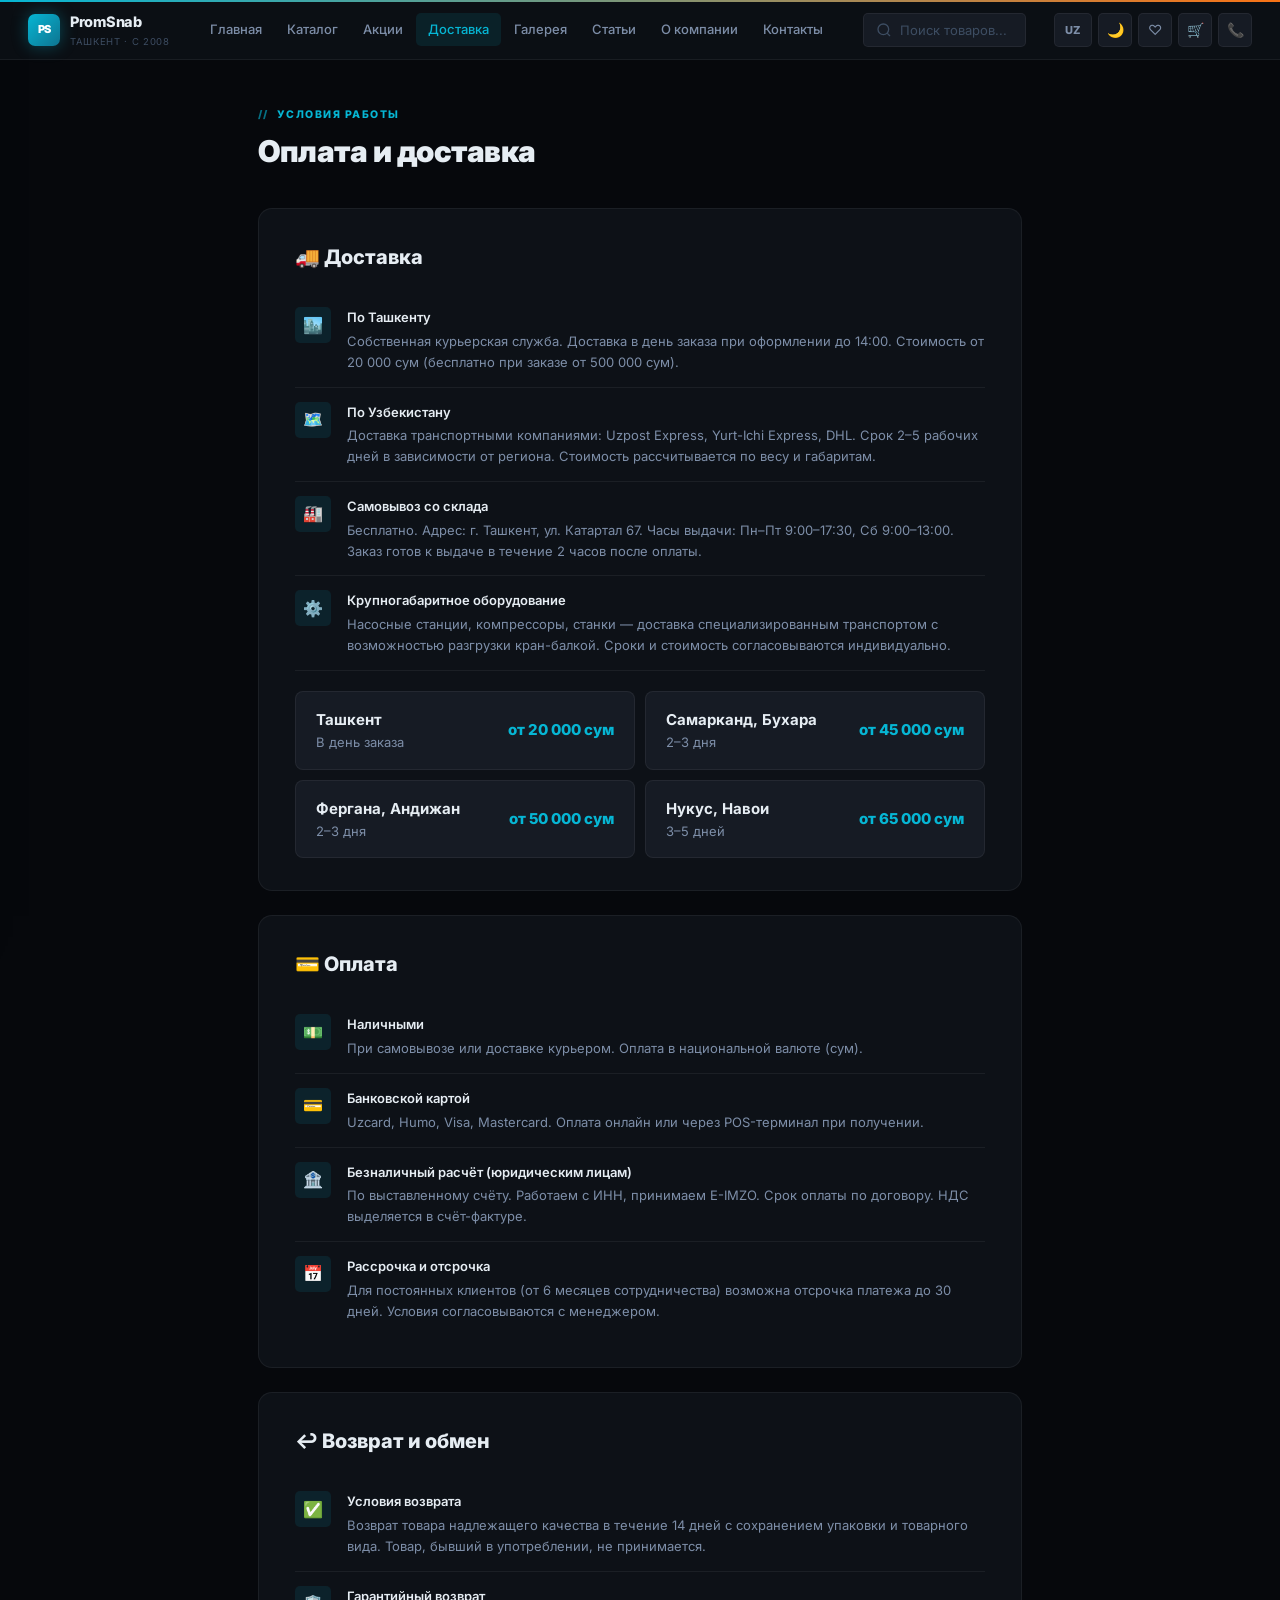
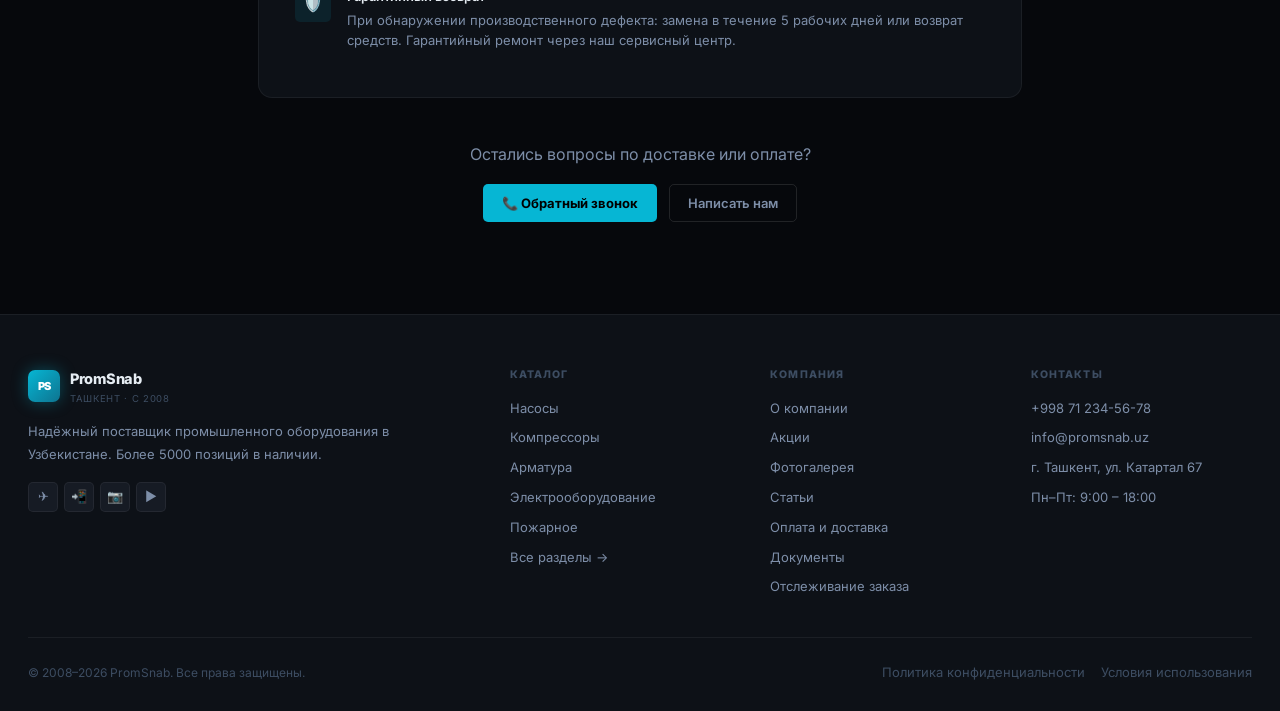
<file: delivery.html>
<!DOCTYPE html>
<html lang="ru">
<head>
  <meta charset="UTF-8">
  <meta name="viewport" content="width=device-width, initial-scale=1.0">
  <title>Оплата и доставка — PromSnab</title>
  <link rel="stylesheet" href="css/style.css">
  <style>
    .info-section { background: var(--bg-2); border: 1px solid var(--border); border-radius: var(--r-lg); padding: 32px 36px; margin-bottom: 24px; }
    .info-section h2 { font-size: 20px; font-weight: 800; margin-bottom: 20px; display: flex; align-items: center; gap: 12px; }
    .info-row { display: flex; gap: 16px; padding: 14px 0; border-bottom: 1px solid var(--border); align-items: flex-start; }
    .info-row:last-child { border-bottom: none; }
    .info-icon { width: 36px; height: 36px; border-radius: var(--r-sm); background: var(--primary-g); display: flex; align-items: center; justify-content: center; font-size: 16px; flex-shrink: 0; }
    .info-key { font-size: 13px; font-weight: 600; margin-bottom: 3px; }
    .info-val { font-size: 13px; color: var(--text-2); line-height: 1.6; }
    .delivery-zone { background: var(--bg-3); border: 1px solid var(--border); border-radius: var(--r); padding: 16px 20px; display: flex; align-items: center; gap: 16px; }
    .delivery-zone-city { font-weight: 700; font-size: 15px; }
    .delivery-zone-time { font-size: 13px; color: var(--text-2); }
    .delivery-zone-price { font-size: 15px; font-weight: 800; color: var(--primary); margin-left: auto; }
  </style>
</head>
<body>
  <main id="main-content"></main>

  <script src="js/main.js"></script>
  <script src="js/header.js"></script>
  <script>
    injectShell({ page: 'delivery.html', title: t('footer.delivery') });

    const isUz = currentLang === 'uz';

    const D = {
      label:       isUz ? 'Ish shartlari'                        : 'Условия работы',
      title:       isUz ? 'To\'lov va yetkazib berish'           : 'Оплата и доставка',
      // Delivery
      delivTitle:  isUz ? '🚚 Yetkazib berish'                   : '🚚 Доставка',
      city1:       isUz ? 'Toshkent bo\'ylab'                    : 'По Ташкенту',
      city1val:    isUz ? 'O\'z kuryer xizmati. Soat 14:00 gacha buyurtma berganda shu kuni yetkazib beramiz. Narxi 20 000 so\'mdan (500 000 so\'mdan buyurtmalarda bepul).' : 'Собственная курьерская служба. Доставка в день заказа при оформлении до 14:00. Стоимость от 20 000 сум (бесплатно при заказе от 500 000 сум).',
      city2:       isUz ? 'O\'zbekiston bo\'ylab'                : 'По Узбекистану',
      city2val:    isUz ? 'Transport kompaniyalari orqali yetkazib berish: Uzpost Express, Yurt-Ichi Express, DHL. Muddati mintaqaga qarab 2–5 ish kuni. Narxi og\'irlik va o\'lchamga qarab hisoblanadi.' : 'Доставка транспортными компаниями: Uzpost Express, Yurt-Ichi Express, DHL. Срок 2–5 рабочих дней в зависимости от региона. Стоимость рассчитывается по весу и габаритам.',
      city3:       isUz ? 'Ombordan olib ketish'                 : 'Самовывоз со склада',
      city3val:    isUz ? 'Bepul. Manzil: Toshkent sh., Katartal ko\'ch. 67. Berish vaqti: Du–Ju 9:00–17:30, Sh 9:00–13:00. To\'lovdan keyin 2 soat ichida tayyor.' : 'Бесплатно. Адрес: г. Ташкент, ул. Катартал 67. Часы выдачи: Пн–Пт 9:00–17:30, Сб 9:00–13:00. Заказ готов к выдаче в течение 2 часов после оплаты.',
      city4:       isUz ? 'Yirik hajmli uskunalar'               : 'Крупногабаритное оборудование',
      city4val:    isUz ? 'Nasos stantsiyalari, kompressorlar, dastgohlar — maxsus transport bilan, kran bilan tushirish imkoniyati bilan yetkazib berish. Muddatlar va narxlar individual kelishiladi.' : 'Насосные станции, компрессоры, станки — доставка специализированным транспортом с возможностью разгрузки кран-балкой. Сроки и стоимость согласовываются индивидуально.',
      // Zones
      zone1city:  isUz ? 'Toshkent'               : 'Ташкент',
      zone1time:  isUz ? 'Buyurtma kuni'           : 'В день заказа',
      zone1price: isUz ? '20 000 so\'mdan'         : 'от 20 000 сум',
      zone2city:  isUz ? 'Samarqand, Buxoro'       : 'Самарканд, Бухара',
      zone2time:  isUz ? '2–3 kun'                 : '2–3 дня',
      zone2price: isUz ? '45 000 so\'mdan'         : 'от 45 000 сум',
      zone3city:  isUz ? 'Farg\'ona, Andijon'      : 'Фергана, Андижан',
      zone3time:  isUz ? '2–3 kun'                 : '2–3 дня',
      zone3price: isUz ? '50 000 so\'mdan'         : 'от 50 000 сум',
      zone4city:  isUz ? 'Nukus, Navoiy'           : 'Нукус, Навои',
      zone4time:  isUz ? '3–5 kun'                 : '3–5 дней',
      zone4price: isUz ? '65 000 so\'mdan'         : 'от 65 000 сум',
      // Payment
      payTitle:   isUz ? '💳 To\'lov'              : '💳 Оплата',
      pay1:       isUz ? 'Naqd pul'                : 'Наличными',
      pay1val:    isUz ? 'O\'z ombori yoki kuryerga berishda. Milliy valutada (so\'m) to\'lov.' : 'При самовывозе или доставке курьером. Оплата в национальной валюте (сум).',
      pay2:       isUz ? 'Bank kartasi'            : 'Банковской картой',
      pay2val:    isUz ? 'Uzcard, Humo, Visa, Mastercard. Onlayn yoki POS-terminal orqali.' : 'Uzcard, Humo, Visa, Mastercard. Оплата онлайн или через POS-терминал при получении.',
      pay3:       isUz ? 'Naqdsiz hisob-kitob (yuridik shaxslar uchun)' : 'Безналичный расчёт (юридическим лицам)',
      pay3val:    isUz ? 'Hisob-faktura bo\'yicha. INN bilan ishlaymiz, E-IMZO qabul qilamiz. Shartnoma bo\'yicha to\'lov muddati. Hisob-fakturada QQS ajratilgan.' : 'По выставленному счёту. Работаем с ИНН, принимаем E-IMZO. Срок оплаты по договору. НДС выделяется в счёт-фактуре.',
      pay4:       isUz ? 'Bo\'lib to\'lash va muddatni kechiktirish' : 'Рассрочка и отсрочка',
      pay4val:    isUz ? 'Doimiy mijozlar uchun (6 oydan ko\'proq hamkorlik) 30 kungacha to\'lov muhlati. Shartlar menejer bilan kelishiladi.' : 'Для постоянных клиентов (от 6 месяцев сотрудничества) возможна отсрочка платежа до 30 дней. Условия согласовываются с менеджером.',
      // Returns
      retTitle:   isUz ? '↩️ Qaytarish va almashtirish'  : '↩️ Возврат и обмен',
      ret1:       isUz ? 'Qaytarish shartlari'             : 'Условия возврата',
      ret1val:    isUz ? 'Tegishli sifatdagi mahsulotni qadoqlash va tovar ko\'rinishi saqlanib 14 kun ichida qaytarish mumkin. Ishlatilgan mahsulot qabul qilinmaydi.' : 'Возврат товара надлежащего качества в течение 14 дней с сохранением упаковки и товарного вида. Товар, бывший в употреблении, не принимается.',
      ret2:       isUz ? 'Kafolat bo\'yicha qaytarish'     : 'Гарантийный возврат',
      ret2val:    isUz ? 'Ishlab chiqarish nuqsoni aniqlanganda: 5 ish kuni ichida almashtirish yoki pulni qaytarish. Kafolat ta\'miri servis markazimiz orqali.' : 'При обнаружении производственного дефекта: замена в течение 5 рабочих дней или возврат средств. Гарантийный ремонт через наш сервисный центр.',
      // Bottom
      qSub:      isUz ? 'Yetkazib berish yoki to\'lov bo\'yicha savollaringiz bormi?' : 'Остались вопросы по доставке или оплате?',
      callBtn:   isUz ? '📞 Qayta qo\'ng\'iroq'          : '📞 Обратный звонок',
      writeBtn:  isUz ? 'Bizga yozing'                    : 'Написать нам',
    };

    document.getElementById('main-content').innerHTML = `
      <section class="section" style="padding-top:40px">
        <div class="container" style="max-width:820px">
          <div class="section-header">
            <div class="section-label">${D.label}</div>
            <h1 class="section-title">${D.title}</h1>
          </div>

          <div class="info-section">
            <h2>${D.delivTitle}</h2>
            <div class="info-row"><div class="info-icon">🏙️</div><div><div class="info-key">${D.city1}</div><div class="info-val">${D.city1val}</div></div></div>
            <div class="info-row"><div class="info-icon">🗺️</div><div><div class="info-key">${D.city2}</div><div class="info-val">${D.city2val}</div></div></div>
            <div class="info-row"><div class="info-icon">🏭</div><div><div class="info-key">${D.city3}</div><div class="info-val">${D.city3val}</div></div></div>
            <div class="info-row"><div class="info-icon">⚙️</div><div><div class="info-key">${D.city4}</div><div class="info-val">${D.city4val}</div></div></div>
            <div style="display:grid;grid-template-columns:1fr 1fr;gap:10px;margin-top:20px">
              <div class="delivery-zone"><div><div class="delivery-zone-city">${D.zone1city}</div><div class="delivery-zone-time">${D.zone1time}</div></div><div class="delivery-zone-price">${D.zone1price}</div></div>
              <div class="delivery-zone"><div><div class="delivery-zone-city">${D.zone2city}</div><div class="delivery-zone-time">${D.zone2time}</div></div><div class="delivery-zone-price">${D.zone2price}</div></div>
              <div class="delivery-zone"><div><div class="delivery-zone-city">${D.zone3city}</div><div class="delivery-zone-time">${D.zone3time}</div></div><div class="delivery-zone-price">${D.zone3price}</div></div>
              <div class="delivery-zone"><div><div class="delivery-zone-city">${D.zone4city}</div><div class="delivery-zone-time">${D.zone4time}</div></div><div class="delivery-zone-price">${D.zone4price}</div></div>
            </div>
          </div>

          <div class="info-section">
            <h2>${D.payTitle}</h2>
            <div class="info-row"><div class="info-icon">💵</div><div><div class="info-key">${D.pay1}</div><div class="info-val">${D.pay1val}</div></div></div>
            <div class="info-row"><div class="info-icon">💳</div><div><div class="info-key">${D.pay2}</div><div class="info-val">${D.pay2val}</div></div></div>
            <div class="info-row"><div class="info-icon">🏦</div><div><div class="info-key">${D.pay3}</div><div class="info-val">${D.pay3val}</div></div></div>
            <div class="info-row"><div class="info-icon">📅</div><div><div class="info-key">${D.pay4}</div><div class="info-val">${D.pay4val}</div></div></div>
          </div>

          <div class="info-section">
            <h2>${D.retTitle}</h2>
            <div class="info-row"><div class="info-icon">✅</div><div><div class="info-key">${D.ret1}</div><div class="info-val">${D.ret1val}</div></div></div>
            <div class="info-row"><div class="info-icon">🛡️</div><div><div class="info-key">${D.ret2}</div><div class="info-val">${D.ret2val}</div></div></div>
          </div>

          <div style="text-align:center;padding:20px">
            <p style="color:var(--text-2);margin-bottom:16px">${D.qSub}</p>
            <div style="display:flex;gap:12px;justify-content:center">
              <button class="btn btn-primary" onclick="openCallback()">${D.callBtn}</button>
              <button class="btn btn-outline" onclick="nav('contacts.html')">${D.writeBtn}</button>
            </div>
          </div>
        </div>
      </section>
    `;
  </script>
</body>
</html>
</file>
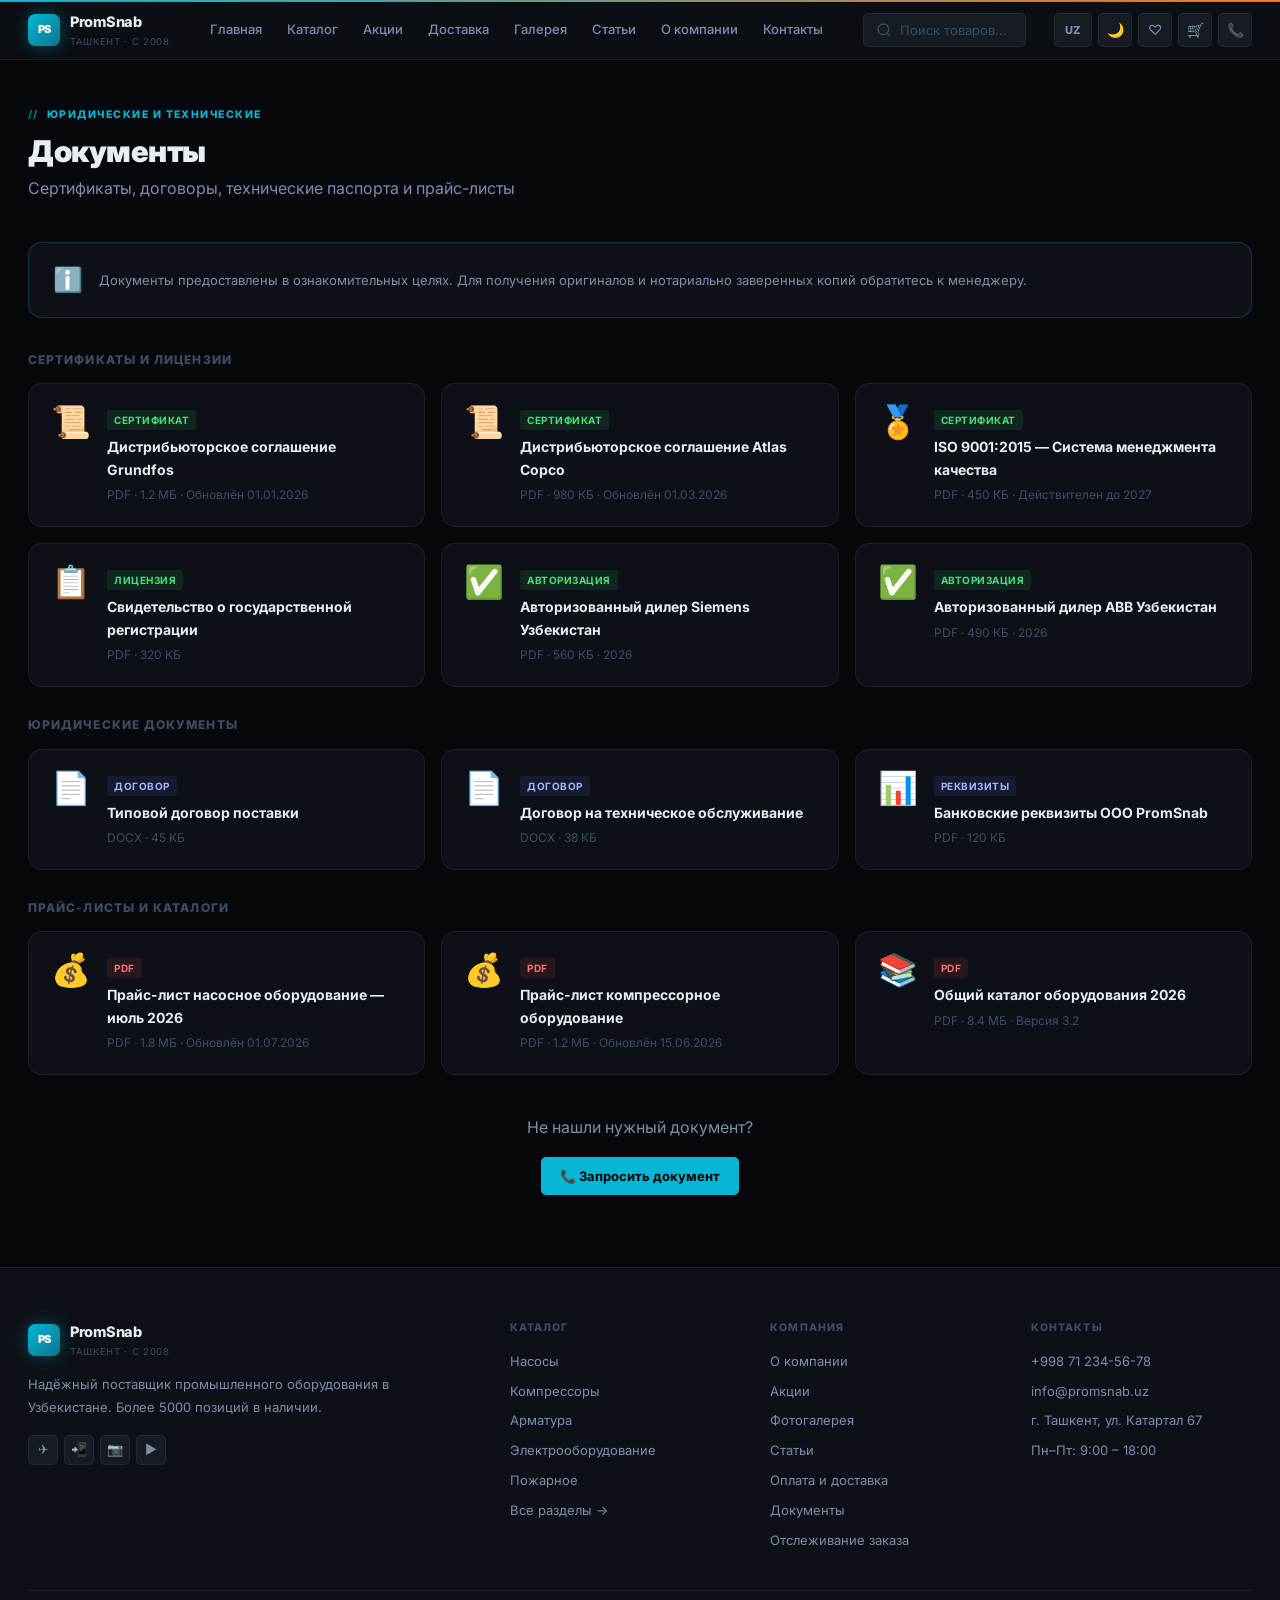
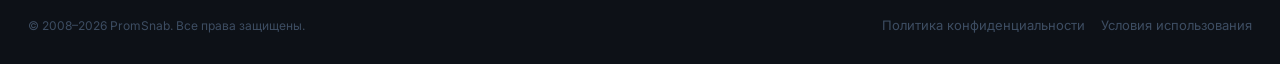
<file: documents.html>
<!DOCTYPE html>
<html lang="ru">
<head>
  <meta charset="UTF-8">
  <meta name="viewport" content="width=device-width, initial-scale=1.0">
  <title>Документы — PromSnab</title>
  <link rel="stylesheet" href="css/style.css">
  <style>
    .doc-grid { display: grid; grid-template-columns: repeat(3, 1fr); gap: 16px; }
    .doc-card {
      background: var(--bg-2); border: 1px solid var(--border); border-radius: var(--r-lg);
      padding: 22px; display: flex; align-items: flex-start; gap: 16px; cursor: pointer;
      transition: all var(--t);
    }
    .doc-card:hover { border-color: var(--primary); background: var(--primary-g); }
    .doc-icon { font-size: 32px; flex-shrink: 0; line-height: 1; }
    .doc-name { font-size: 14px; font-weight: 700; margin-bottom: 4px; }
    .doc-meta { font-size: 12px; color: var(--text-3); }
    .doc-tag { display: inline-block; font-size: 10px; font-weight: 700; padding: 2px 7px; border-radius: 3px; margin-bottom: 6px; text-transform: uppercase; letter-spacing: .05em; }
    .doc-tag.pdf  { background: rgba(239,68,68,.12); color: #F87171; }
    .doc-tag.cert { background: rgba(34,197,94,.12); color: #4ADE80; }
    .doc-tag.doc  { background: rgba(99,102,241,.12); color: #A5B4FC; }
    .doc-section-title { font-size: 12px; font-weight: 800; text-transform: uppercase; letter-spacing: .09em; color: var(--text-3); margin: 28px 0 14px; }
  </style>
</head>
<body>
  <main id="main-content"></main>

  <script src="js/main.js"></script>
  <script src="js/header.js"></script>
  <script>
    injectShell({ page: 'documents.html', title: t('footer.docs') });

    const isUz = currentLang === 'uz';
    const dc = (tag, icon, label, name, meta) =>
      `<div class="doc-card" onclick="toast('info','${isUz ? 'Hujjat yuklanmoqda...' : 'Загрузка документа...'}')">
        <div class="doc-icon">${icon}</div>
        <div>
          <div class="doc-tag ${tag}">${label}</div>
          <div class="doc-name">${name}</div>
          <div class="doc-meta">${meta}</div>
        </div>
      </div>`;

    const T = {
      pageLabel: isUz ? 'Yuridik va texnik'             : 'Юридические и технические',
      pageTitle: isUz ? 'Hujjatlar'                      : 'Документы',
      pageSub:   isUz ? 'Sertifikatlar, shartnomalar, texnik pasportlar va narxlar ro\'yxati' : 'Сертификаты, договоры, технические паспорта и прайс-листы',
      infoTxt:   isUz ? 'Hujjatlar tanishish maqsadida taqdim etilgan. Asl nusxalar va notarial tasdiqlangan nusxalar uchun menejerga murojaat qiling.' : 'Документы предоставлены в ознакомительных целях. Для получения оригиналов и нотариально заверенных копий обратитесь к менеджеру.',
      sec1:      isUz ? 'Sertifikatlar va litsenziyalar'  : 'Сертификаты и лицензии',
      sec2:      isUz ? 'Yuridik hujjatlar'               : 'Юридические документы',
      sec3:      isUz ? 'Narxlar ro\'yxati va kataloglar' : 'Прайс-листы и каталоги',
      // cert labels
      cert:      isUz ? 'Sertifikat'  : 'Сертификат',
      license:   isUz ? 'Litsenziya'  : 'Лицензия',
      auth:      isUz ? 'Vakolat'     : 'Авторизация',
      contract:  isUz ? 'Shartnoma'   : 'Договор',
      details:   isUz ? 'Rekvizitlar' : 'Реквизиты',
      // doc names
      d1:  isUz ? 'Grundfos distribyutorlik shartnomasi'                   : 'Дистрибьюторское соглашение Grundfos',
      d2:  isUz ? 'Atlas Copco distribyutorlik shartnomasi'                : 'Дистрибьюторское соглашение Atlas Copco',
      d3:  isUz ? 'ISO 9001:2015 — Sifat menejmenti tizimi'               : 'ISO 9001:2015 — Система менеджмента качества',
      d4:  isUz ? 'Davlat ro\'yxatidan o\'tganlik guvohnomasi'            : 'Свидетельство о государственной регистрации',
      d5:  isUz ? 'Siemens O\'zbekiston vakolatli dileri'                 : 'Авторизованный дилер Siemens Узбекистан',
      d6:  isUz ? 'ABB O\'zbekiston vakolatli dileri'                     : 'Авторизованный дилер ABB Узбекистан',
      d7:  isUz ? 'Standart yetkazib berish shartnomasi'                  : 'Типовой договор поставки',
      d8:  isUz ? 'Texnik xizmat ko\'rsatish shartnomasi'                 : 'Договор на техническое обслуживание',
      d9:  isUz ? 'PromSnab MChJ bank rekvizitlari'                       : 'Банковские реквизиты ООО PromSnab',
      d10: isUz ? 'Nasos uskunalari narxlar ro\'yxati — iyul 2026'        : 'Прайс-лист насосное оборудование — июль 2026',
      d11: isUz ? 'Kompressor uskunalari narxlar ro\'yxati'               : 'Прайс-лист компрессорное оборудование',
      d12: isUz ? 'Umumiy uskunalar katalogi 2026'                        : 'Общий каталог оборудования 2026',
      // bottom
      notFound:  isUz ? 'Kerakli hujjatni topmadingizmi?' : 'Не нашли нужный документ?',
      reqBtn:    isUz ? '📞 Hujjat so\'rash'              : '📞 Запросить документ',
      upd:       isUz ? 'Yangilangan'                      : 'Обновлён',
      valid:     isUz ? 'Amal qilish muddati'              : 'Действителен до',
    };

    document.getElementById('main-content').innerHTML = `
      <section class="section" style="padding-top:40px">
        <div class="container">
          <div class="section-header">
            <div class="section-label">${T.pageLabel}</div>
            <h1 class="section-title">${T.pageTitle}</h1>
            <p style="color:var(--text-2);margin-top:8px">${T.pageSub}</p>
          </div>

          <div style="background:var(--bg-2);border:1px solid var(--border-hi);border-radius:var(--r-lg);padding:18px 24px;display:flex;align-items:center;gap:16px;margin-bottom:32px">
            <div style="font-size:24px">ℹ️</div>
            <div style="font-size:13px;color:var(--text-2)">${T.infoTxt}</div>
          </div>

          <div class="doc-section-title">${T.sec1}</div>
          <div class="doc-grid">
            ${dc('cert','📜',T.cert,T.d1,`PDF · 1.2 ${isUz?'MB':'МБ'} · ${T.upd} 01.01.2026`)}
            ${dc('cert','📜',T.cert,T.d2,`PDF · 980 ${isUz?'KB':'КБ'} · ${T.upd} 01.03.2026`)}
            ${dc('cert','🏅',T.cert,T.d3,`PDF · 450 ${isUz?'KB':'КБ'} · ${T.valid} 2027`)}
            ${dc('cert','📋',T.license,T.d4,`PDF · 320 ${isUz?'KB':'КБ'}`)}
            ${dc('cert','✅',T.auth,T.d5,`PDF · 560 ${isUz?'KB':'КБ'} · 2026`)}
            ${dc('cert','✅',T.auth,T.d6,`PDF · 490 ${isUz?'KB':'КБ'} · 2026`)}
          </div>

          <div class="doc-section-title">${T.sec2}</div>
          <div class="doc-grid">
            ${dc('doc','📄',T.contract,T.d7,`DOCX · 45 ${isUz?'KB':'КБ'}`)}
            ${dc('doc','📄',T.contract,T.d8,`DOCX · 38 ${isUz?'KB':'КБ'}`)}
            ${dc('doc','📊',T.details,T.d9,`PDF · 120 ${isUz?'KB':'КБ'}`)}
          </div>

          <div class="doc-section-title">${T.sec3}</div>
          <div class="doc-grid">
            ${dc('pdf','💰','PDF',T.d10,`PDF · 1.8 ${isUz?'MB':'МБ'} · ${T.upd} 01.07.2026`)}
            ${dc('pdf','💰','PDF',T.d11,`PDF · 1.2 ${isUz?'MB':'МБ'} · ${T.upd} 15.06.2026`)}
            ${dc('pdf','📚','PDF',T.d12,`PDF · 8.4 ${isUz?'MB':'МБ'} · ${isUz?'Versiya':'Версия'} 3.2`)}
          </div>

          <div style="text-align:center;margin-top:40px">
            <p style="color:var(--text-2);margin-bottom:16px">${T.notFound}</p>
            <button class="btn btn-primary" onclick="openCallback()">${T.reqBtn}</button>
          </div>
        </div>
      </section>
    `;
  </script>
</body>
</html>
</file>
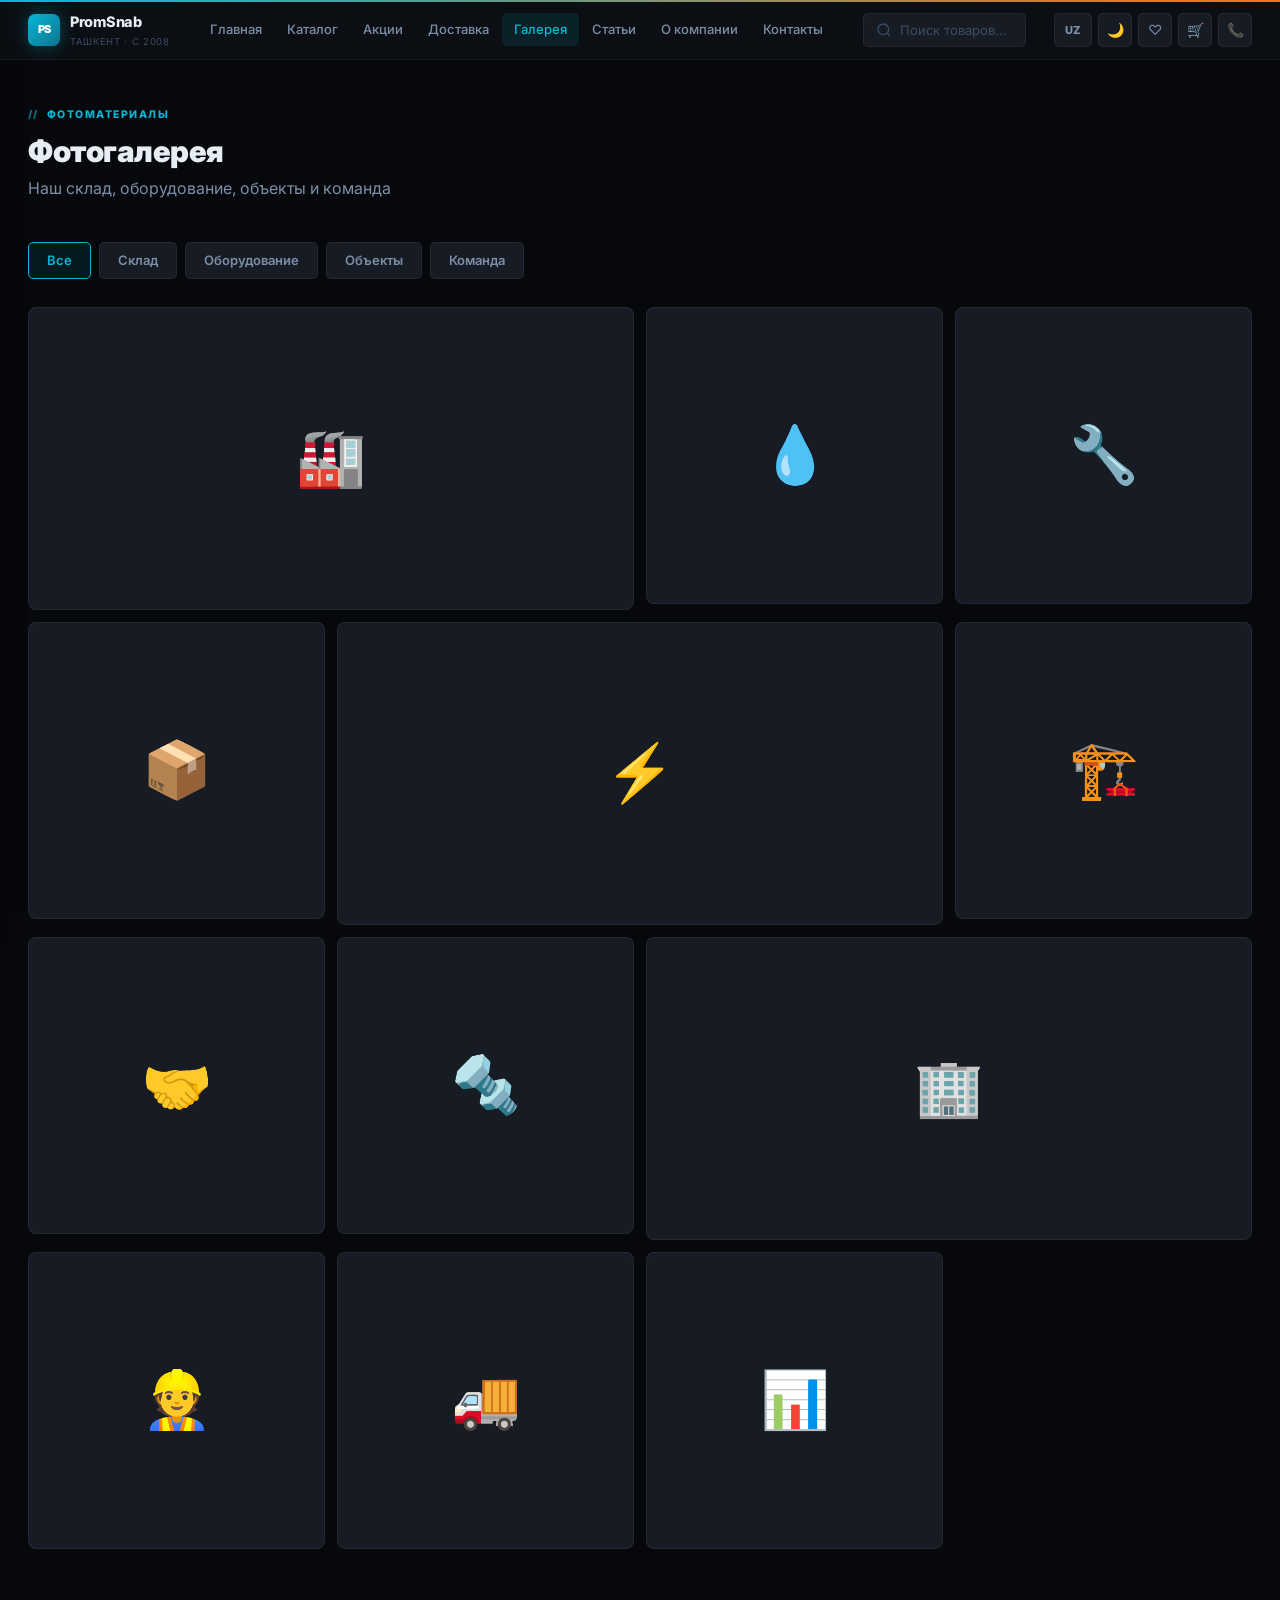
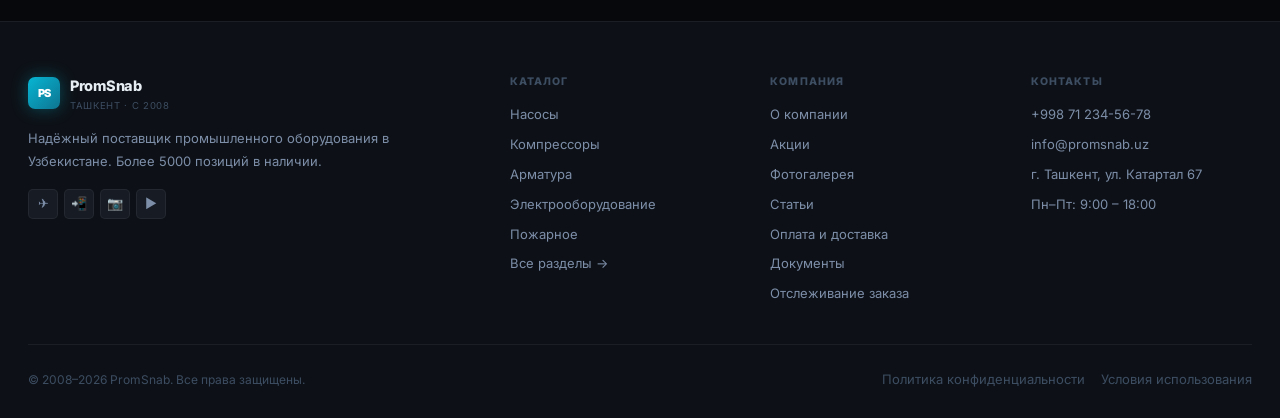
<file: gallery.html>
<!DOCTYPE html>
<html lang="ru">
<head>
  <meta charset="UTF-8">
  <meta name="viewport" content="width=device-width, initial-scale=1.0">
  <title>Фотогалерея — PromSnab</title>
  <link rel="stylesheet" href="css/style.css">
  <style>
    .gallery-grid { display: grid; grid-template-columns: repeat(4, 1fr); gap: 12px; }
    .gallery-item {
      aspect-ratio: 1; background: var(--bg-3); border: 1px solid var(--border);
      border-radius: var(--r); overflow: hidden; cursor: pointer; position: relative;
      display: flex; align-items: center; justify-content: center;
      font-size: 56px; transition: all var(--t);
    }
    .gallery-item:hover { border-color: var(--primary); transform: scale(1.02); }
    .gallery-item-label {
      position: absolute; bottom: 0; left: 0; right: 0; padding: 10px 12px;
      background: linear-gradient(transparent, rgba(0,0,0,.7));
      font-size: 12px; font-weight: 600; color: #fff; opacity: 0; transition: opacity var(--t);
    }
    .gallery-item:hover .gallery-item-label { opacity: 1; }
    .gallery-item.wide { grid-column: span 2; aspect-ratio: 2; }
    .gallery-lightbox {
      position: fixed; inset: 0; z-index: 1000; background: rgba(0,0,0,.92);
      display: flex; align-items: center; justify-content: center;
      opacity: 0; pointer-events: none; transition: opacity .2s;
    }
    .gallery-lightbox.open { opacity: 1; pointer-events: all; }
    .gallery-lightbox-inner { text-align: center; }
    .gallery-lightbox-emoji { font-size: 140px; display: block; margin-bottom: 16px; }
    .gallery-lightbox-caption { font-size: 18px; font-weight: 700; color: #fff; }
    .gallery-lightbox-close { position: absolute; top: 24px; right: 28px; font-size: 28px; color: #fff; cursor: pointer; opacity: .6; }
    .gallery-lightbox-close:hover { opacity: 1; }
    .gallery-tabs { display: flex; gap: 8px; margin-bottom: 28px; }
    .gallery-tab { padding: 7px 18px; border-radius: var(--r-sm); font-size: 13px; font-weight: 600; cursor: pointer; background: var(--bg-3); border: 1px solid var(--border); color: var(--text-2); transition: all var(--t); }
    .gallery-tab.active { background: var(--primary-g); border-color: var(--primary); color: var(--primary); }
  </style>
</head>
<body>
  <main id="main-content"></main>

  <div class="gallery-lightbox" id="lightbox" onclick="closeLightbox()">
    <div class="gallery-lightbox-close" onclick="closeLightbox()">✕</div>
    <div class="gallery-lightbox-inner">
      <span class="gallery-lightbox-emoji" id="lb-emoji"></span>
      <div class="gallery-lightbox-caption" id="lb-caption"></div>
    </div>
  </div>

  <script src="js/main.js"></script>
  <script src="js/header.js"></script>
  <script>
    injectShell({ page: 'gallery.html', title: t('nav.gallery') });

    const isUz = currentLang === 'uz';
    const G = {
      label:     isUz ? 'Fotomateriallar'                       : 'Фотоматериалы',
      title:     isUz ? 'Fotogalereya'                          : 'Фотогалерея',
      sub:       isUz ? 'Bizning omborimiz, uskunalar, ob\'ektlar va jamoa' : 'Наш склад, оборудование, объекты и команда',
      tabAll:    isUz ? 'Barchasi'                              : 'Все',
      tabWare:   isUz ? 'Ombor'                                 : 'Склад',
      tabEquip:  isUz ? 'Uskunalar'                             : 'Оборудование',
      tabObj:    isUz ? 'Ob\'ektlar'                            : 'Объекты',
      tabTeam:   isUz ? 'Jamoa'                                 : 'Команда',
    };

    const GALLERY = isUz ? [
      { emoji:'🏭', label:'Asosiy ombor, A korpus',          tag:'warehouse', wide:true },
      { emoji:'💧', label:'Grundfos nasos uskunalari',        tag:'equipment' },
      { emoji:'🔧', label:'Kompressor sexi',                  tag:'equipment' },
      { emoji:'📦', label:'Tovar qabul qilish zonasi',        tag:'warehouse' },
      { emoji:'⚡', label:'Siemens elektr jihozlari',          tag:'equipment', wide:true },
      { emoji:'🏗️', label:'Ob\'ekt: Navoiy IES',             tag:'objects' },
      { emoji:'🤝', label:'Atlas Copco mijozi bilan uchrashuv',tag:'team' },
      { emoji:'🔩', label:'Armatura DN200-500',               tag:'equipment' },
      { emoji:'🏢', label:'Ofis va showroom',                 tag:'objects', wide:true },
      { emoji:'👷', label:'Ob\'ektdagi montaj brigada',       tag:'team' },
      { emoji:'🚚', label:'O\'z avtoparki',                   tag:'warehouse' },
      { emoji:'📊', label:'Grundfos sertifikatsiyasi 2024',   tag:'team' },
    ] : [
      { emoji:'🏭', label:'Главный склад, корпус А',           tag:'warehouse', wide:true },
      { emoji:'💧', label:'Насосное оборудование Grundfos',    tag:'equipment' },
      { emoji:'🔧', label:'Компрессорный цех',                 tag:'equipment' },
      { emoji:'📦', label:'Зона приёмки товаров',              tag:'warehouse' },
      { emoji:'⚡', label:'Электрооборудование Siemens',       tag:'equipment', wide:true },
      { emoji:'🏗️', label:'Объект: ТЭС Навои',               tag:'objects' },
      { emoji:'🤝', label:'Встреча с клиентом Atlas Copco',    tag:'team' },
      { emoji:'🔩', label:'Арматура DN200-500',                tag:'equipment' },
      { emoji:'🏢', label:'Офис и шоурум',                     tag:'objects', wide:true },
      { emoji:'👷', label:'Монтажная бригада на объекте',      tag:'team' },
      { emoji:'🚚', label:'Собственный автопарк',              tag:'warehouse' },
      { emoji:'📊', label:'Сертификация Grundfos 2024',        tag:'team' },
    ];

    document.getElementById('main-content').innerHTML = `
      <section class="section" style="padding-top:40px">
        <div class="container">
          <div class="section-header">
            <div class="section-label">${G.label}</div>
            <h1 class="section-title">${G.title}</h1>
            <p style="color:var(--text-2);margin-top:8px">${G.sub}</p>
          </div>
          <div class="gallery-tabs">
            <div class="gallery-tab active" onclick="filterGallery('all',this)">${G.tabAll}</div>
            <div class="gallery-tab" onclick="filterGallery('warehouse',this)">${G.tabWare}</div>
            <div class="gallery-tab" onclick="filterGallery('equipment',this)">${G.tabEquip}</div>
            <div class="gallery-tab" onclick="filterGallery('objects',this)">${G.tabObj}</div>
            <div class="gallery-tab" onclick="filterGallery('team',this)">${G.tabTeam}</div>
          </div>
          <div class="gallery-grid" id="gallery-grid"></div>
        </div>
      </section>
    `;

    let currentFilter = 'all';

    function renderGallery(filter) {
      const items = filter === 'all' ? GALLERY : GALLERY.filter(g => g.tag === filter);
      document.getElementById('gallery-grid').innerHTML = items.map(g =>
        `<div class="gallery-item${g.wide?' wide':''}" onclick="openLightbox('${g.emoji}','${g.label.replace(/'/g,'&#39;')}')">
          ${g.emoji}
          <div class="gallery-item-label">${g.label}</div>
        </div>`
      ).join('');
    }

    function filterGallery(tag, el) {
      currentFilter = tag;
      document.querySelectorAll('.gallery-tab').forEach(t => t.classList.remove('active'));
      el.classList.add('active');
      renderGallery(tag);
    }

    function openLightbox(emoji, caption) {
      document.getElementById('lb-emoji').textContent = emoji;
      document.getElementById('lb-caption').textContent = caption;
      document.getElementById('lightbox').classList.add('open');
    }
    function closeLightbox() { document.getElementById('lightbox').classList.remove('open'); }

    renderGallery('all');
  </script>
</body>
</html>
</file>
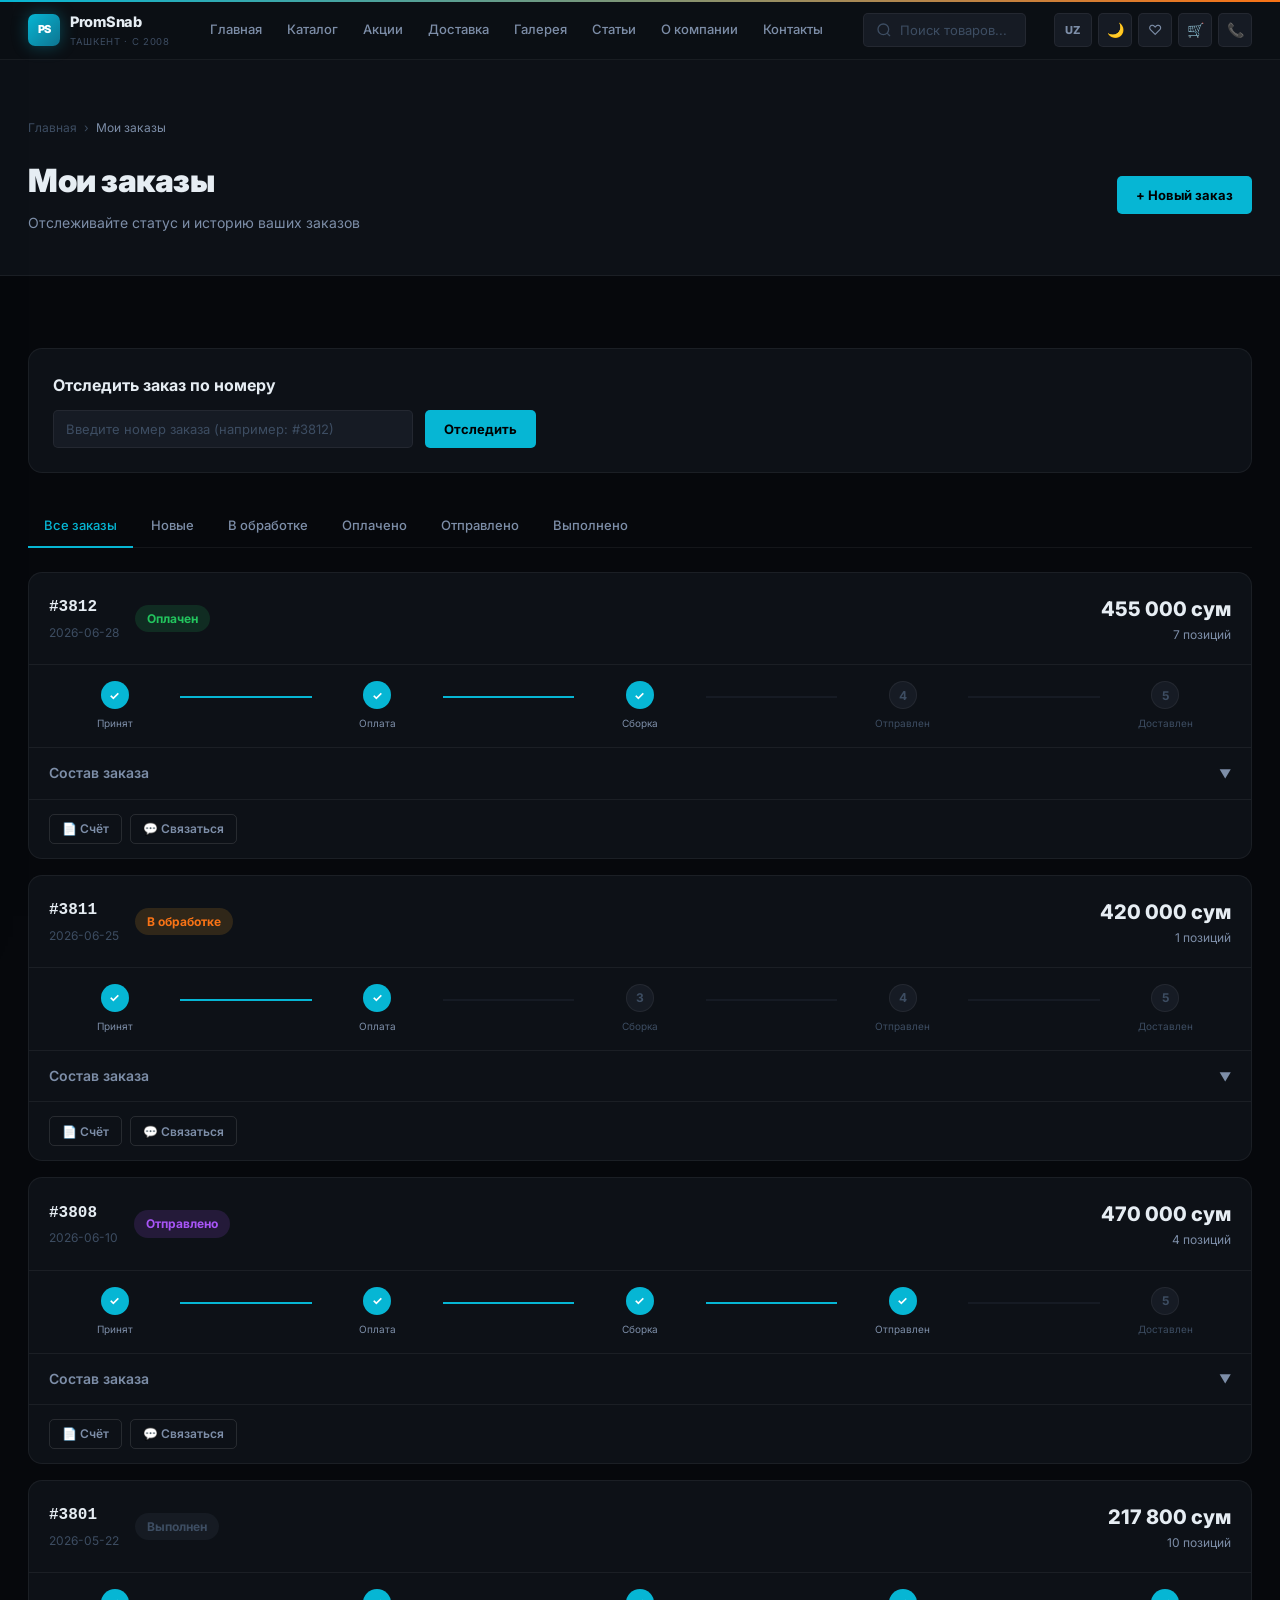
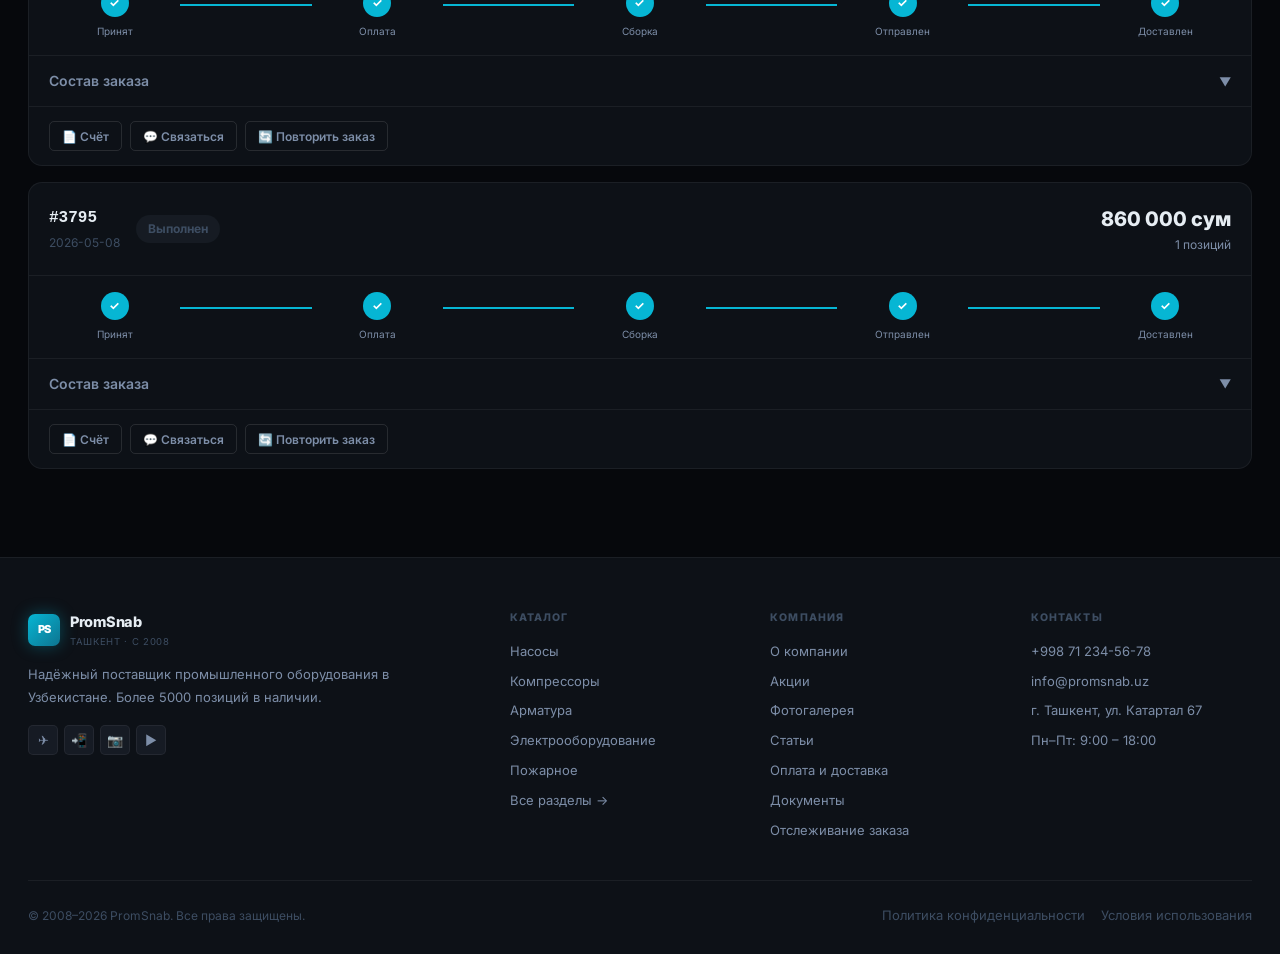
<file: orders.html>
<!DOCTYPE html>
<html lang="ru">
<head>
  <meta charset="UTF-8">
  <meta name="viewport" content="width=device-width, initial-scale=1.0">
  <title>Заказы — PromSnab</title>
  <link rel="stylesheet" href="css/style.css">
</head>
<body>
  <main id="main-content"></main>

  <script src="js/main.js"></script>
  <script src="js/header.js"></script>
  <script>
    injectShell({ page: 'orders.html', title: t('footer.orders') });

    const isUz = currentLang === 'uz';

    const STATUS_LABELS = {
      new:        isUz ? 'Yangi'       : 'Новый',
      processing: isUz ? 'Jarayonda'   : 'В обработке',
      paid:       isUz ? 'To\'langan'  : 'Оплачен',
      shipped:    isUz ? 'Jo\'natildi' : 'Отправлено',
      done:       isUz ? 'Bajarildi'   : 'Выполнен',
    };

    const STEPS = isUz
      ? ['Qabul qilindi','To\'lov','Yig\'ish','Jo\'natildi','Yetkazildi']
      : ['Принят','Оплата','Сборка','Отправлен','Доставлен'];

    const ORDERS = [
      { id:'#3812', date:'2026-06-28', status:'paid',       items:[{id:1,qty:2},{id:3,qty:5}], total:455000, address: isUz ? 'Toshkent sh., Mirzo Ulug\'bek ko\'ch. 44' : 'г. Ташкент, ул. Мирзо Улугбека 44' },
      { id:'#3811', date:'2026-06-25', status:'processing', items:[{id:2,qty:1}],              total:420000, address: isUz ? 'Navoiy sh., Sanoat ko\'ch. 12'             : 'г. Навои, ул. Промышленная 12' },
      { id:'#3808', date:'2026-06-10', status:'shipped',    items:[{id:4,qty:3},{id:10,qty:1}],total:470000, address: isUz ? 'Samarqand sh., Bog\'cha ko\'ch. 5'          : 'г. Самарканд, ул. Садовая 5' },
      { id:'#3801', date:'2026-05-22', status:'done',       items:[{id:7,qty:2},{id:6,qty:8}], total:217800, address: isUz ? 'Toshkent sh., Katartal ko\'ch. 67'          : 'г. Ташкент, ул. Катартал 67' },
      { id:'#3795', date:'2026-05-08', status:'done',       items:[{id:8,qty:1}],              total:860000, address: isUz ? 'Angren sh., Metallurglar ko\'ch. 3'         : 'г. Ангрен, ул. Металлургов 3' },
    ];

    const STATUS_COLORS = {
      new:'var(--primary)', processing:'var(--accent)', paid:'var(--success)',
      shipped:'#a855f7', done:'var(--text-3)'
    };
    const STATUS_BG = {
      new:'rgba(79,142,255,.15)', processing:'rgba(245,166,35,.15)', paid:'rgba(34,197,94,.15)',
      shipped:'rgba(168,85,247,.15)', done:'rgba(100,116,139,.1)'
    };

    const TAB_ALL        = isUz ? 'Barcha buyurtmalar' : 'Все заказы';
    const TAB_NEW        = isUz ? 'Yangi'              : 'Новые';
    const TAB_PROCESSING = isUz ? 'Jarayonda'          : 'В обработке';
    const TAB_PAID       = isUz ? 'To\'langan'         : 'Оплачено';
    const TAB_SHIPPED    = isUz ? 'Jo\'natildi'        : 'Отправлено';
    const TAB_DONE       = isUz ? 'Bajarildi'          : 'Выполнено';
    const LBL_ORDER_ITEMS= isUz ? 'Buyurtma tarkibi'   : 'Состав заказа';
    const LBL_PIECES     = isUz ? 'dona.'              : 'шт.';
    const LBL_ADDRESS    = isUz ? 'Yetkazib berish manzili:' : 'Адрес доставки:';
    const LBL_INVOICE    = isUz ? '📄 Hisob-faktura'  : '📄 Счёт';
    const LBL_CONTACT    = isUz ? '💬 Bog\'lanish'    : '💬 Связаться';
    const LBL_REORDER    = isUz ? '🔄 Takror buyurtma': '🔄 Повторить заказ';
    const LBL_POSITIONS  = isUz ? 'mahsulot'           : 'позиций';
    const LBL_EMPTY      = isUz ? 'Buyurtmalar yo\'q'  : 'Заказов нет';
    const LBL_EMPTY_SUB  = isUz ? 'Bu bo\'limda hozircha buyurtmalar yo\'q' : 'В этом разделе пока нет заказов';
    const LBL_GO_CAT     = isUz ? 'Katalogga o\'tish'  : 'Перейти в каталог';
    const LBL_TRACK_TITLE= isUz ? 'Buyurtma raqami bo\'yicha kuzatish' : 'Отследить заказ по номеру';
    const LBL_TRACK_PH   = isUz ? 'Buyurtma raqamini kiriting (masalan: #3812)' : 'Введите номер заказа (например: #3812)';
    const LBL_TRACK_BTN  = isUz ? 'Kuzatish'           : 'Отследить';
    const LBL_FOUND      = isUz ? '✅ Buyurtma topildi:': '✅ Заказ найден:';
    const LBL_STATUS     = isUz ? 'Holat:'             : 'Статус:';
    const LBL_NOT_FOUND  = isUz ? 'Buyurtma topilmadi. Raqamni tekshiring yoki menejer bilan bog\'laning.' : 'Заказ не найден. Проверьте номер или свяжитесь с менеджером.';
    const LBL_NEW_ORDER  = isUz ? '+ Yangi buyurtma'   : '+ Новый заказ';
    const LBL_INVOICE_SENT = isUz ? 'Hisob-faktura emailga yuborildi' : 'Счёт на оплату отправлен на email';
    const LBL_ADDED_CART = isUz ? 'Mahsulotlar savatga qo\'shildi' : 'Товары добавлены в корзину';

    document.getElementById('main-content').innerHTML = `
      <div class="page-hero">
        <div class="container">
          <div class="breadcrumb">
            <a onclick="nav('index.html')">${t('nav.home')}</a>
            <span class="breadcrumb-sep">›</span>
            <span class="breadcrumb-current">${isUz ? 'Mening buyurtmalarim' : 'Мои заказы'}</span>
          </div>
          <div class="flex-between">
            <div>
              <h1 class="page-hero-title">${isUz ? 'Mening buyurtmalarim' : 'Мои заказы'}</h1>
              <p class="page-hero-sub">${isUz ? 'Buyurtmalaringiz holatini va tarixini kuzating' : 'Отслеживайте статус и историю ваших заказов'}</p>
            </div>
            <button class="btn btn-primary" onclick="nav('catalog.html')">${LBL_NEW_ORDER}</button>
          </div>
        </div>
      </div>
      <section class="section">
        <div class="container">
          <div style="background:var(--bg-2);border:1px solid var(--border);border-radius:var(--r-lg);padding:24px;margin-bottom:32px">
            <h3 style="font-size:16px;font-weight:700;margin-bottom:12px">${LBL_TRACK_TITLE}</h3>
            <div style="display:flex;gap:12px">
              <input class="form-control" id="track-input" placeholder="${LBL_TRACK_PH}" style="max-width:360px">
              <button class="btn btn-primary" onclick="trackOrder()">${LBL_TRACK_BTN}</button>
            </div>
            <div id="track-result" style="margin-top:16px;display:none"></div>
          </div>
          <div class="tabs" style="margin-bottom:24px">
            <div class="tab active" onclick="filterOrders('all',this)">${TAB_ALL}</div>
            <div class="tab" onclick="filterOrders('new',this)">${TAB_NEW}</div>
            <div class="tab" onclick="filterOrders('processing',this)">${TAB_PROCESSING}</div>
            <div class="tab" onclick="filterOrders('paid',this)">${TAB_PAID}</div>
            <div class="tab" onclick="filterOrders('shipped',this)">${TAB_SHIPPED}</div>
            <div class="tab" onclick="filterOrders('done',this)">${TAB_DONE}</div>
          </div>
          <div id="orders-list"></div>
        </div>
      </section>
    `;

    let activeFilter = 'all';

    function orderCard(o) {
      const label = STATUS_LABELS[o.status] || o.status;
      const items = o.items.map(({id,qty}) => {
        const p = PRODUCTS.find(x=>x.id===id);
        return p ? `<div style="display:flex;align-items:center;gap:10px;padding:8px 0;border-bottom:1px solid var(--border)">
          <span style="font-size:22px">${p.emoji}</span>
          <span style="font-size:13px;flex:1">${p.name}</span>
          <span style="font-size:12px;color:var(--text-2)">${qty} ${LBL_PIECES}</span>
          <span style="font-size:13px;font-weight:600">${fmt(p.price*qty)} ${t('currency')}</span>
        </div>` : '';
      }).join('');

      const stepIdx = {new:0,processing:1,paid:2,shipped:3,done:4}[o.status]??0;

      return `<div class="card" style="margin-bottom:16px;overflow:visible">
        <div style="padding:20px;border-bottom:1px solid var(--border);display:flex;align-items:center;justify-content:space-between;flex-wrap:wrap;gap:12px">
          <div style="display:flex;align-items:center;gap:16px">
            <div>
              <div style="font-size:16px;font-weight:700;font-family:monospace">${o.id}</div>
              <div style="font-size:12px;color:var(--text-3);margin-top:2px">${o.date}</div>
            </div>
            <span style="padding:4px 12px;border-radius:99px;font-size:12px;font-weight:700;background:${STATUS_BG[o.status]};color:${STATUS_COLORS[o.status]}">${label}</span>
          </div>
          <div style="text-align:right">
            <div style="font-size:20px;font-weight:800">${fmt(o.total)} ${t('currency')}</div>
            <div style="font-size:12px;color:var(--text-2)">${o.items.reduce((s,x)=>s+x.qty,0)} ${LBL_POSITIONS}</div>
          </div>
        </div>
        <div style="padding:16px 20px;border-bottom:1px solid var(--border)">
          <div style="display:flex;align-items:center;gap:0">
            ${STEPS.map((s,i)=>`
              <div style="flex:1;display:flex;flex-direction:column;align-items:center;gap:6px">
                <div style="width:28px;height:28px;border-radius:50%;display:flex;align-items:center;justify-content:center;font-size:12px;font-weight:700;
                  ${i<=stepIdx?`background:var(--primary);color:#fff;`:`background:var(--bg-3);color:var(--text-3);border:1px solid var(--border);`}">${i<=stepIdx?'✓':i+1}</div>
                <div style="font-size:10px;color:${i<=stepIdx?'var(--text-2)':'var(--text-3)'};text-align:center;white-space:nowrap">${s}</div>
              </div>
              ${i<STEPS.length-1?`<div style="flex:1;height:2px;margin-bottom:18px;background:${i<stepIdx?'var(--primary)':'var(--bg-3)'}"></div>`:''}`).join('')}
          </div>
        </div>
        <details style="padding:0 20px">
          <summary style="padding:14px 0;cursor:pointer;font-size:14px;font-weight:600;color:var(--text-2);list-style:none;display:flex;align-items:center;justify-content:space-between">
            ${LBL_ORDER_ITEMS} <span style="font-size:12px">▼</span>
          </summary>
          <div style="padding-bottom:16px">
            ${items}
            <div style="display:flex;justify-content:space-between;padding-top:8px;font-size:14px;color:var(--text-2)">
              <span>${LBL_ADDRESS}</span><span>${o.address}</span>
            </div>
          </div>
        </details>
        <div style="padding:14px 20px;border-top:1px solid var(--border);display:flex;gap:8px">
          <button class="btn btn-outline btn-sm" onclick="toast('info','${LBL_INVOICE_SENT}')">${LBL_INVOICE}</button>
          <button class="btn btn-outline btn-sm" onclick="nav('contacts.html')">${LBL_CONTACT}</button>
          ${o.status==='done'?`<button class="btn btn-outline btn-sm" onclick="reorder(${JSON.stringify(o.items).replace(/'/g,'')})"> ${LBL_REORDER}</button>`:''}
        </div>
      </div>`;
    }

    function filterOrders(filter, el) {
      activeFilter = filter;
      document.querySelectorAll('.tab').forEach(t=>t.classList.remove('active'));
      el.classList.add('active');
      renderOrders();
    }

    function renderOrders() {
      const list = ORDERS.filter(o => activeFilter === 'all' || o.status === activeFilter);
      const el = document.getElementById('orders-list');
      if (!list.length) {
        el.innerHTML = `<div class="empty-state"><div class="empty-state-icon">📦</div><h3>${LBL_EMPTY}</h3><p>${LBL_EMPTY_SUB}</p><button class="btn btn-primary mt-4" onclick="nav('catalog.html')">${LBL_GO_CAT}</button></div>`;
      } else {
        el.innerHTML = list.map(orderCard).join('');
      }
    }

    function trackOrder() {
      const val = document.getElementById('track-input').value.trim();
      const o = ORDERS.find(x=>x.id===val||x.id==='#'+val.replace('#',''));
      const res = document.getElementById('track-result');
      res.style.display = 'block';
      if (o) {
        res.innerHTML = `<div style="padding:16px;background:rgba(34,197,94,.1);border:1px solid rgba(34,197,94,.2);border-radius:var(--r-sm)">
          <div style="font-weight:700;margin-bottom:4px">${LBL_FOUND} ${o.id}</div>
          <div style="font-size:14px;color:var(--text-2)">${LBL_STATUS} <strong style="color:var(--success)">${STATUS_LABELS[o.status]}</strong></div>
        </div>`;
      } else {
        res.innerHTML = `<div style="padding:16px;background:rgba(239,68,68,.1);border:1px solid rgba(239,68,68,.2);border-radius:var(--r-sm);font-size:14px">❌ ${LBL_NOT_FOUND}</div>`;
      }
    }

    function reorder(items) {
      items.forEach(({id,qty})=>{
        const ex=state.cart.find(x=>x.id===id);
        if(ex){ex.qty=qty;saveCart();}
        else state.cart.push({id,qty});
      });
      saveCart(); renderCartBadge(); renderCart();
      toast('success', LBL_ADDED_CART);
      openCart();
    }

    renderOrders();
  </script>
</body>
</html>
</file>
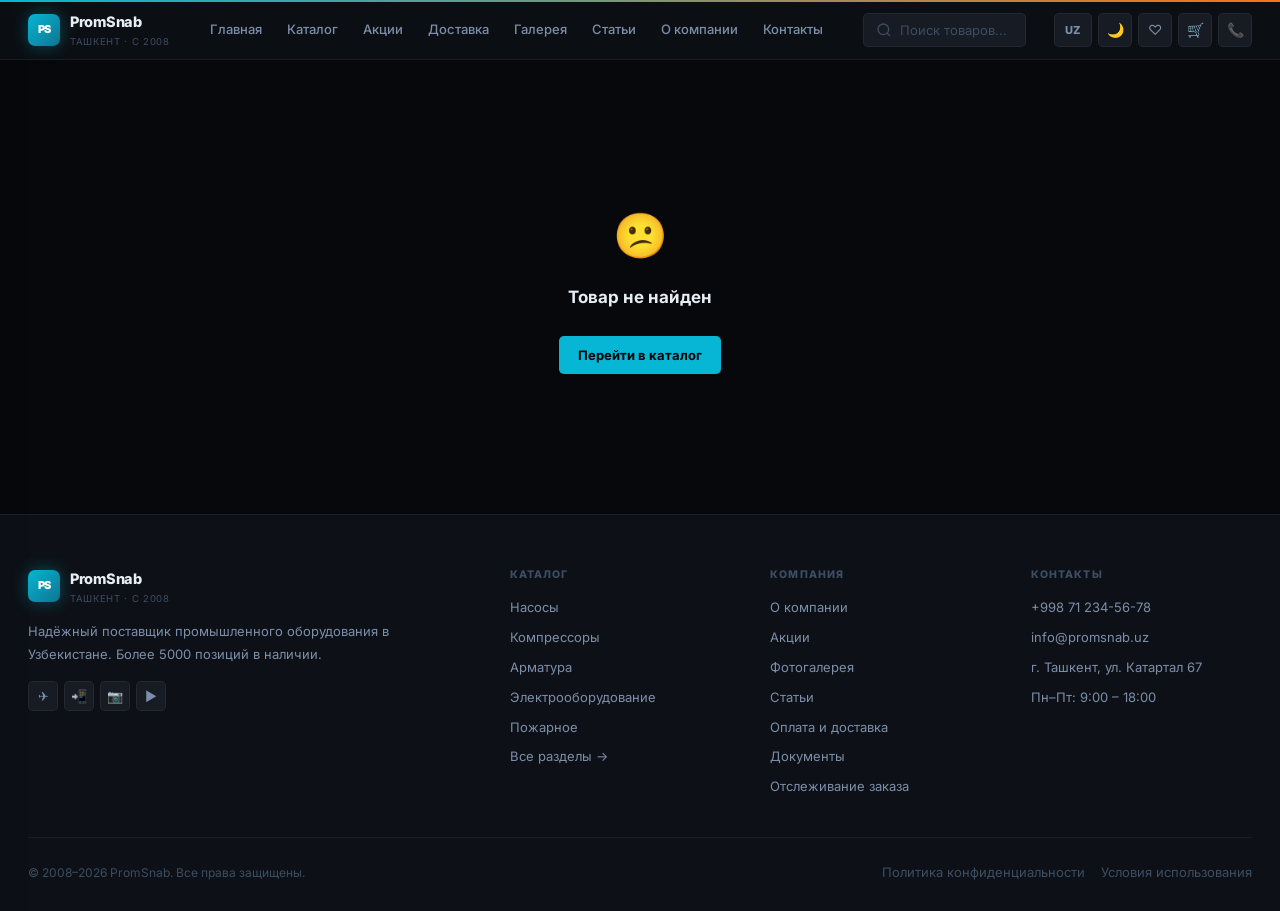
<file: product.html>
<!DOCTYPE html>
<html lang="ru">
<head>
  <meta charset="UTF-8">
  <meta name="viewport" content="width=device-width, initial-scale=1.0">
  <title>Товар — PromSnab</title>
  <link rel="stylesheet" href="css/style.css">
</head>
<body>
  <main id="main-content"></main>

  <script src="js/main.js"></script>
  <script src="js/header.js"></script>
  <script>
    injectShell({ page: 'product.html', title: t('nav.catalog') });

    const isUz = currentLang === 'uz';

    const PL = {
      home:        t('nav.home'),
      catalog:     t('nav.catalog'),
      notFound:    isUz ? 'Mahsulot topilmadi'              : 'Товар не найден',
      toCatalog:   isUz ? 'Katalogga o\'tish'               : 'Перейти в каталог',
      art:         isUz ? 'Art:'                             : 'Арт:',
      inStock:     isUz ? '📦 Mavjud'                       : '📦 В наличии',
      original:    isUz ? '✅ Original'                     : '✅ Оригинал',
      qty:         isUz ? 'Miqdor'                          : 'Количество',
      pieces:      isUz ? 'dona.'                            : 'шт.',
      addCart:     isUz ? '🛒 Savatga'                      : '🛒 В корзину',
      quote:       isUz ? '📋 Tijorat taklifi so\'rash'     : '📋 Запросить коммерческое предложение',
      delivery:    isUz ? '🚚 Yetkazib berish 1–5 kun'      : '🚚 Доставка 1–5 дней',
      guarantee:   isUz ? '📜 Rasmiy kafolat'               : '📜 Официальная гарантия',
      tabSpecs:    isUz ? 'Xususiyatlar'                    : 'Характеристики',
      tabDocs:     isUz ? 'Hujjatlar'                       : 'Документы',
      tabReviews:  isUz ? 'Sharhlar'                        : 'Отзывы',
      specsEmpty:  isUz ? 'Xususiyatlar aniqlanmoqda'       : 'Характеристики уточняются',
      docTitle1:   isUz ? 'Texnik tavsif'                   : 'Техническое описание',
      docTitle2:   isUz ? 'Muvofiqlik sertifikati'          : 'Сертификат соответствия',
      downloading: isUz ? 'Yuklanish boshlandi...'           : 'Скачивание началось...',
      savings:     isUz ? 'Tejash:'                         : 'Экономия:',
      relatedLabel:isUz ? 'Shuningdek ko\'riladi'           : 'Также смотрят',
      relatedTitle:isUz ? 'O\'xshash mahsulotlar'           : 'Похожие товары',
      reviews:     t('reviews'),
      currency:    t('currency'),
      addedToast:  isUz ? 'savatga qo\'shildi' : 'добавлен в корзину',
    };

    const SPECS = {
      pumps: isUz ? [
        ['Turi','Ko\'p bosqichli markazdan qochma'],['Unumdorlik','5 m³/soat'],['Bosim','40 m'],
        ['Dvigatel quvvati','1.1 kVt'],['Kuchlanish','220/380 V'],
        ['Korpus materiali','Zanglamaydigan po\'lat AISI 304'],['Himoya darajasi','IP44'],['Og\'irlik','8.5 kg']
      ] : [
        ['Тип','Центробежный многоступенчатый'],['Подача','5 м³/ч'],['Напор','40 м'],
        ['Мощность двигателя','1.1 кВт'],['Напряжение','220/380 В'],
        ['Материал корпуса','Нержавеющая сталь AISI 304'],['Степень защиты','IP44'],['Вес','8.5 кг']
      ],
      compressors: isUz ? [
        ['Turi','Vintli'],['Unumdorlik','1800 l/min'],['Ish bosimi','8 bar'],
        ['Quvvat','15 kVt'],['Kuchlanish','380 V / 50 Hz'],['Resiver hajmi','90 l'],
        ['Shovqin darajasi','68 dB'],['Og\'irlik','310 kg']
      ] : [
        ['Тип','Винтовой'],['Производительность','1800 л/мин'],['Рабочее давление','8 бар'],
        ['Мощность','15 кВт'],['Напряжение','380 В / 50 Гц'],['Объём ресивера','90 л'],
        ['Уровень шума','68 дБ'],['Вес','310 кг']
      ],
      valves: isUz ? [
        ['Turi','Klinli zaglushka'],['DN','200 mm'],['PN','16 bar'],
        ['Korpus materiali','Cho\'yan GG25'],['Zichlash','EPDM'],
        ['Ulash','Flanetsli'],['Standart','GOST 5762'],['Og\'irlik','42 kg']
      ] : [
        ['Тип','Клиновая задвижка'],['DN','200 мм'],['PN','16 бар'],
        ['Материал корпуса','Чугун GG25'],['Уплотнение','EPDM'],
        ['Присоединение','Фланцевое'],['Стандарт','ГОСТ 5762'],['Вес','42 кг']
      ],
      electric: isUz ? [
        ['Turi','Asinxron'],['Quvvat','7.5 kVt'],['Aylanish tezligi','1500 ayl/min'],
        ['Kuchlanish','380 V'],['FIK','IE3 – 91%'],['Himoya darajasi','IP55'],
        ['Izolyatsiya sinfi','F'],['Og\'irlik','55 kg']
      ] : [
        ['Тип','Асинхронный'],['Мощность','7.5 кВт'],['Частота вращения','1500 об/мин'],
        ['Напряжение','380 В'],['КПД','IE3 – 91%'],['Степень защиты','IP55'],
        ['Класс изоляции','F'],['Вес','55 кг']
      ],
      fire: isUz ? [
        ['Turi','Rozetka sprinkler'],['Harorat','68°C'],['K-faktor','80'],
        ['Rezba','G3/4"'],['Qoplama','Xromlash'],['Bosim','0.5–12 bar'],
        ['Standart','EN 12259-1'],['Kolba rangi','Qizil']
      ] : [
        ['Тип','Розеточный спринклер'],['Температура','68°C'],['K-фактор','80'],
        ['Резьба','G3/4"'],['Покрытие','Хромирование'],['Давление','0.5–12 бар'],
        ['Стандарт','EN 12259-1'],['Цвет колбы','Красный']
      ],
      pipes: isUz ? [
        ['Turi','Tikuvchisiz issiq deformatsiyalanган'],['Diametr','108 mm'],
        ['Devor qalinligi','4 mm'],['Po\'lat','20'],['GOST','8732-78'],
        ['Uzunlik','6/9/12 m'],['Qoplama','Qoplamasi yo\'q'],['1 m og\'irligi','10.26 kg']
      ] : [
        ['Тип','Бесшовная горячедеформированная'],['Диаметр','108 мм'],
        ['Толщина стенки','4 мм'],['Сталь','20'],['ГОСТ','8732-78'],
        ['Длина','6/9/12 м'],['Покрытие','Без покрытия'],['Вес 1 м','10.26 кг']
      ],
      lubricants: isUz ? [
        ['Turi','Plastik moy'],['Quyuqlashtiruvchi','Li-kompleks'],['NLGI','2'],
        ['Ish diapazoni','-25°C...+120°C'],['Asos','Mineral moy'],
        ['Rangi','Och jigarrang'],['Hajmi','18 kg'],['Standart','DIN 51825 KP2K-25']
      ] : [
        ['Тип','Пластичная смазка'],['Загуститель','Li-комплекс'],['NLGI','2'],
        ['Рабочий диапазон','-25°C...+120°C'],['Основа','Минеральное масло'],
        ['Цвет','Светло-коричневый'],['Объём','18 кг'],['Стандарт','DIN 51825 KP2K-25']
      ],
      machines: isUz ? [
        ['Turi','Tokarlik-vintoreza'],['RMTs','1000 mm'],['Markazlar balandligi','215 mm'],
        ['Quvvat','11 kVt'],['Aylanish tezligi','12.5–1600 ayl/min'],
        ['Massa','3050 kg'],['Kuchlanish','380 V'],['Aniqlik sinfi','N']
      ] : [
        ['Тип','Токарно-винторезный'],['РМЦ','1000 мм'],['Высота центров','215 мм'],
        ['Мощность','11 кВт'],['Частота вращения','12.5–1600 об/мин'],
        ['Масса','3050 кг'],['Напряжение','380 В'],['Класс точности','Н']
      ],
    };

    const REVIEWS = isUz ? [
      { author:'Aleksandr M.', date:'12 may 2026', stars:'★★★★★', text:'Ajoyib uskunalar, e\'lon qilingan xususiyatlarga mos keladi. Yetkazib berish tez keldi, qadoqlash ishonchli. Tavsiya qilaman!' },
      { author:'"TechStroy" MChJ', date:'3 aprel 2026', stars:'★★★★☆', text:'PromSnab bilan 3 yildan beri ishlaymiz. Mahsulot sifati barqaror, menejerlar doim aloqada. Yagona — hajm uchun chegirma bo\'lsa yaxshi edi.' },
      { author:'Behruz K.', date:'18 mart 2026', stars:'★★★★★', text:'Sanoat ob\'ekti uchun oldim. 6 oydan beri muammosiz ishlayapti. Servis a\'lo darajada.' },
    ] : [
      { author:'Александр М.', date:'12 мая 2026', stars:'★★★★★', text:'Отличное оборудование, соответствует заявленным характеристикам. Доставка пришла быстро, упаковка надёжная. Рекомендую!' },
      { author:'ООО «ТехСтрой»', date:'3 апреля 2026', stars:'★★★★☆', text:'Работаем с PromSnab уже 3 года. Качество продукции стабильное, менеджеры всегда на связи. Единственное — хотелось бы скидку за объём.' },
      { author:'Бехруз К.', date:'18 марта 2026', stars:'★★★★★', text:'Брал для промышленного объекта. Работает без нареканий уже 6 месяцев. Сервис на высоте.' },
    ];

    const id = parseInt(new URLSearchParams(location.search).get('id'));
    const p = PRODUCTS.find(x => x.id === id);

    if (!p) {
      document.getElementById('main-content').innerHTML = `
        <div class="container" style="padding:80px 0">
          <div class="empty-state">
            <div class="empty-state-icon">😕</div>
            <h3>${PL.notFound}</h3>
            <button class="btn btn-primary mt-4" onclick="nav('catalog.html')">${PL.toCatalog}</button>
          </div>
        </div>`;
    } else {
      document.title = p.name + ' — PromSnab';

      const specRows = (SPECS[p.category] || []).map(([k,v]) =>
        `<div class="spec-row"><span class="spec-key">${k}</span><span class="spec-val">${v}</span></div>`
      ).join('');

      document.getElementById('main-content').innerHTML = `
        <div class="container" style="padding-top:24px;padding-bottom:64px">
          <div class="breadcrumb">
            <a onclick="nav('index.html')">${PL.home}</a>
            <span class="breadcrumb-sep">›</span>
            <a onclick="nav('catalog.html')">${PL.catalog}</a>
            <span class="breadcrumb-sep">›</span>
            <span class="breadcrumb-current">${catNameById(p.category)}</span>
            <span class="breadcrumb-sep">›</span>
            <span class="breadcrumb-current">${p.name}</span>
          </div>

          <div style="display:grid;grid-template-columns:1fr 1fr;gap:48px;align-items:start;margin-top:32px">
            <div>
              <div class="product-detail-img">${p.emoji}</div>
              <div style="display:flex;gap:8px;margin-top:12px;flex-wrap:wrap">
                ${badgeHtml(p.badge)}
                <span class="badge-tag badge-new">${PL.inStock}</span>
                <span class="badge-tag" style="background:rgba(34,197,94,.1);color:var(--success)">${PL.original}</span>
              </div>
            </div>

            <div>
              <div style="font-size:12px;color:var(--primary);font-weight:600;text-transform:uppercase;letter-spacing:.05em;margin-bottom:6px">${catNameById(p.category)} · ${p.brand}</div>
              <h1 style="font-size:28px;font-weight:800;line-height:1.2;margin-bottom:8px">${p.name}</h1>
              <div style="font-size:12px;color:var(--text-3);font-family:monospace;margin-bottom:12px">${PL.art} ${p.sku}</div>

              <div style="display:flex;align-items:center;gap:10px;margin-bottom:16px">
                <span class="stars" style="font-size:16px">${stars(p.rating)}</span>
                <span style="font-size:14px;color:var(--text-2)">${p.rating} · ${p.reviews} ${PL.reviews}</span>
              </div>

              <p style="font-size:14px;color:var(--text-2);line-height:1.7;margin-bottom:24px">${p.desc}</p>

              <div style="background:var(--bg-3);border:1px solid var(--border);border-radius:var(--r-sm);padding:20px;margin-bottom:20px">
                <div style="display:flex;align-items:baseline;gap:12px;margin-bottom:8px">
                  <span style="font-size:36px;font-weight:900">${fmt(p.price)}</span>
                  <span style="font-size:16px;color:var(--text-2)">${PL.currency}</span>
                  ${p.old ? `<span style="font-size:14px;color:var(--text-3);text-decoration:line-through">${fmt(p.old)} ${PL.currency}</span>` : ''}
                </div>
                ${p.old ? `<div style="font-size:12px;color:var(--success)">${PL.savings} ${fmt(p.old-p.price)} ${PL.currency} (${Math.round((1-p.price/p.old)*100)}%)</div>` : ''}
              </div>

              <div style="display:flex;gap:12px;margin-bottom:16px">
                <div style="flex:1">
                  <label class="form-label">${PL.qty}</label>
                  <div style="display:flex;align-items:center;gap:8px">
                    <button class="qty-btn" onclick="qtyChange(-1)">−</button>
                    <input id="qty-input" type="number" class="form-control" value="1" min="1" style="width:60px;text-align:center">
                    <button class="qty-btn" onclick="qtyChange(1)">+</button>
                    <span style="font-size:13px;color:var(--text-2)">${PL.pieces}</span>
                  </div>
                </div>
              </div>

              <div style="display:flex;gap:10px;margin-bottom:12px">
                <button class="btn btn-primary btn-lg" style="flex:1" onclick="addToCartQty()">${PL.addCart}</button>
                <button class="icon-btn fav-btn${isFav(p.id)?' active':''}" data-id="${p.id}" onclick="toggleFav(${p.id},this)" style="width:50px;height:50px" title="${t('favs.title')}">♡</button>
              </div>
              <button class="btn btn-outline w-full" onclick="nav('contacts.html')">${PL.quote}</button>

              <div style="display:flex;gap:16px;margin-top:16px;padding-top:16px;border-top:1px solid var(--border)">
                <span style="font-size:13px;color:var(--text-2)">${PL.delivery}</span>
                <span style="font-size:13px;color:var(--text-2)">${PL.guarantee}</span>
              </div>
            </div>
          </div>

          <!-- TABS -->
          <div style="margin-top:48px">
            <div class="tabs">
              <div class="tab active" onclick="switchTab('specs',this)">${PL.tabSpecs}</div>
              <div class="tab" onclick="switchTab('docs',this)">${PL.tabDocs}</div>
              <div class="tab" onclick="switchTab('reviews',this)">${PL.tabReviews} (${p.reviews})</div>
            </div>
            <div id="tab-specs">
              ${specRows || `<p style="color:var(--text-2)">${PL.specsEmpty}</p>`}
            </div>
            <div id="tab-docs" class="hidden">
              <div style="display:flex;flex-direction:column;gap:10px">
                <div class="card card-body flex gap-3" style="cursor:pointer" onclick="toast('info','${PL.downloading}')">
                  <span style="font-size:24px">📄</span>
                  <div><div style="font-weight:600;font-size:14px">${PL.docTitle1} ${p.name}</div><div style="font-size:12px;color:var(--text-2)">PDF, 2.4 ${isUz?'MB':'МБ'}</div></div>
                </div>
                <div class="card card-body flex gap-3" style="cursor:pointer" onclick="toast('info','${PL.downloading}')">
                  <span style="font-size:24px">📋</span>
                  <div><div style="font-weight:600;font-size:14px">${PL.docTitle2}</div><div style="font-size:12px;color:var(--text-2)">PDF, 0.8 ${isUz?'MB':'МБ'}</div></div>
                </div>
              </div>
            </div>
            <div id="tab-reviews" class="hidden">
              <div style="display:flex;flex-direction:column;gap:12px">
                ${REVIEWS.map(r => `<div class="review-card">
                  <div style="display:flex;justify-content:space-between">
                    <div><div class="review-author">${r.author}</div><div class="review-date">${r.date}</div></div>
                    <span class="stars">${r.stars}</span>
                  </div>
                  <p class="review-text">${r.text}</p>
                </div>`).join('')}
              </div>
            </div>
          </div>

          <!-- RELATED -->
          <div style="margin-top:64px">
            <div class="section-header">
              <div class="section-label">${PL.relatedLabel}</div>
              <h2 class="section-title">${PL.relatedTitle}</h2>
            </div>
            <div class="grid-4" id="related-grid"></div>
          </div>
        </div>
      `;

      const related = PRODUCTS.filter(x => x.id !== p.id && x.category === p.category).slice(0,4);
      document.getElementById('related-grid').innerHTML = related.map(r => renderProductCard(r)).join('');
    }

    function switchTab(name, el) {
      document.querySelectorAll('.tab').forEach(t => t.classList.remove('active'));
      el.classList.add('active');
      ['specs','docs','reviews'].forEach(t => document.getElementById('tab-'+t)?.classList.toggle('hidden', t !== name));
    }

    function qtyChange(d) {
      const inp = document.getElementById('qty-input');
      inp.value = Math.max(1, parseInt(inp.value||1) + d);
    }

    function addToCartQty() {
      if (!p) return;
      const qty = parseInt(document.getElementById('qty-input')?.value||1);
      const existing = state.cart.find(x=>x.id===p.id);
      if (existing) { existing.qty = qty; saveCart(); }
      else state.cart.push({id: p.id, qty});
      saveCart(); renderCartBadge(); renderCart();
      toast('success', `${p.name} × ${qty} ${PL.addedToast}`);
    }
  </script>
</body>
</html>
</file>
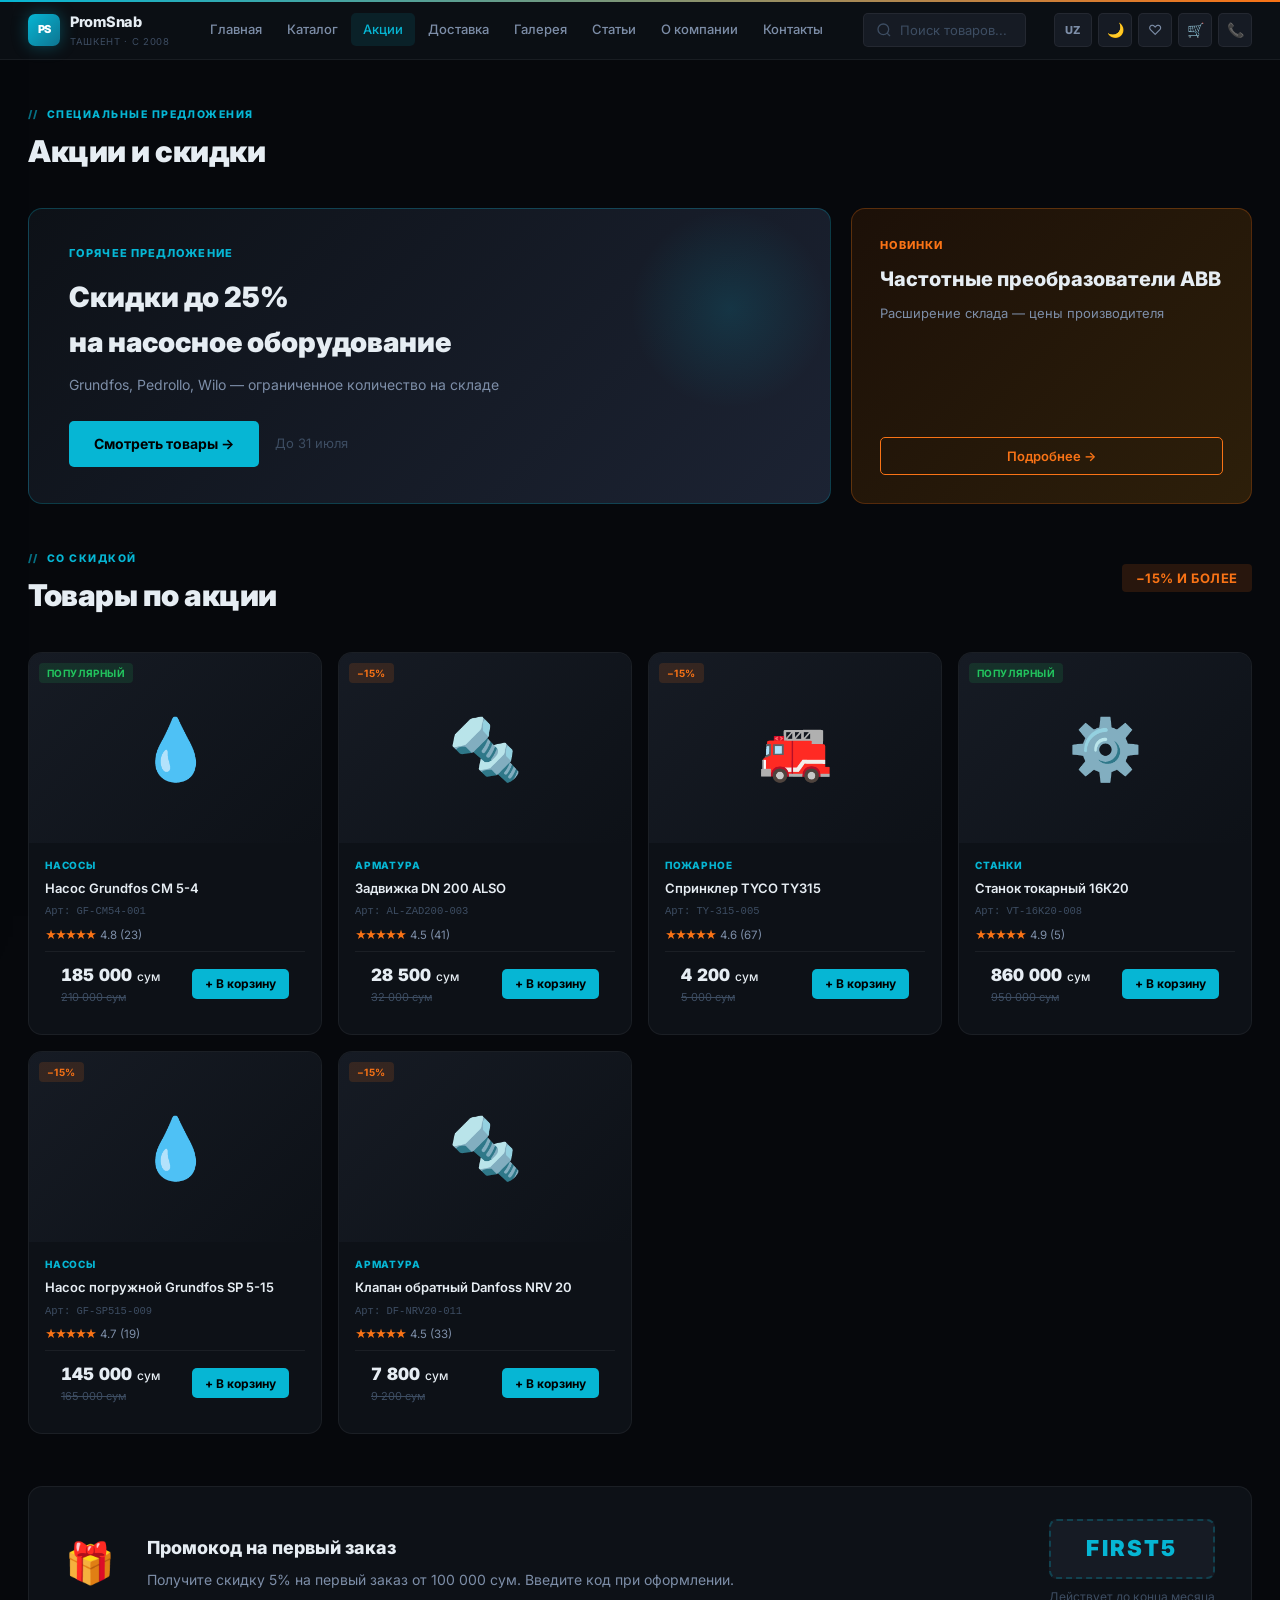
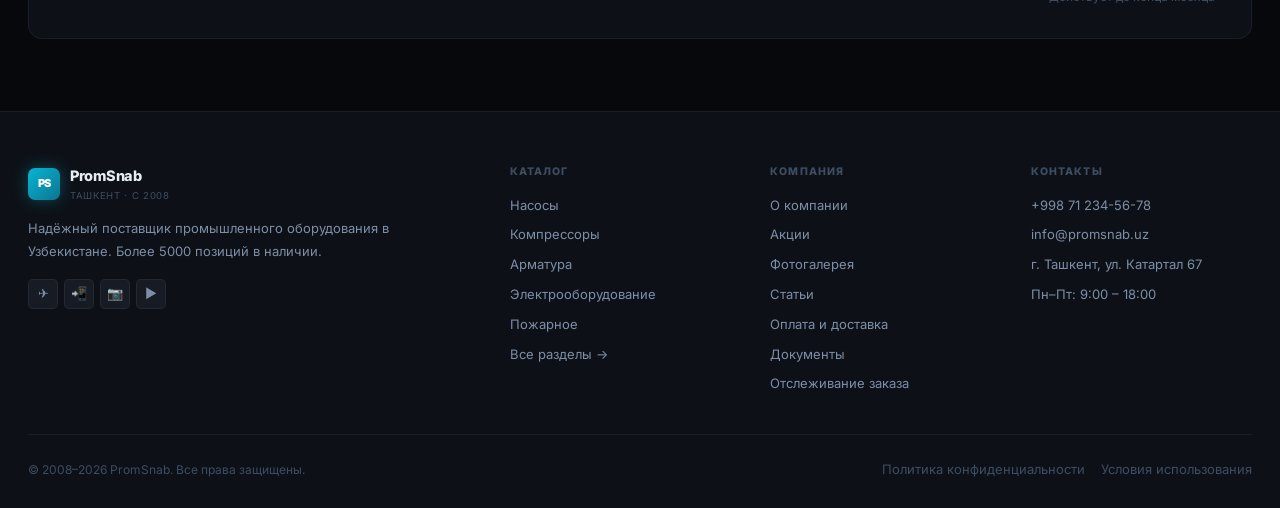
<file: promo.html>
<!DOCTYPE html>
<html lang="ru">
<head>
  <meta charset="UTF-8">
  <meta name="viewport" content="width=device-width, initial-scale=1.0">
  <title>Акции — PromSnab</title>
  <link rel="stylesheet" href="css/style.css">
</head>
<body>
  <main id="main-content"></main>

  <script src="js/main.js"></script>
  <script src="js/header.js"></script>
  <script>
    injectShell({ page: 'promo.html', title: t('nav.promo') });

    const isUz = currentLang === 'uz';
    const P = {
      label:      isUz ? 'Maxsus takliflar'                       : 'Специальные предложения',
      title:      isUz ? 'Aksiyalar va chegirmalar'               : 'Акции и скидки',
      hotLabel:   isUz ? 'Issiq taklif'                          : 'Горячее предложение',
      hotTitle:   isUz ? 'Nasos uskunalariga<br>25% gacha chegirma' : 'Скидки до 25%<br>на насосное оборудование',
      hotSub:     isUz ? 'Grundfos, Pedrollo, Wilo — omborda cheklangan miqdor' : 'Grundfos, Pedrollo, Wilo — ограниченное количество на складе',
      hotBtn:     isUz ? 'Mahsulotlarni ko\'rish →'              : 'Смотреть товары →',
      hotUntil:   isUz ? '31 iyulgacha'                           : 'До 31 июля',
      newLabel:   isUz ? 'Yangiliklar'                             : 'Новинки',
      newTitle:   isUz ? 'ABB chastota konvertorlari'             : 'Частотные преобразователи ABB',
      newSub:     isUz ? 'Ombor kengaytirildi — ishlab chiqaruvchi narxlari' : 'Расширение склада — цены производителя',
      newBtn:     isUz ? 'Batafsil →'                             : 'Подробнее →',
      saleLabel:  isUz ? 'Chegirmada'                             : 'Со скидкой',
      saleTitle:  isUz ? 'Aksiya mahsulotlari'                   : 'Товары по акции',
      saleBadge:  isUz ? '−15% va undan ko\'p'                   : '−15% и более',
      couponTitle:isUz ? 'Birinchi buyurtmaga promo-kod'          : 'Промокод на первый заказ',
      couponSub:  isUz ? '100 000 so\'mdan birinchi buyurtmaga 5% chegirma. Rasmiylashtishda kodni kiriting.' : 'Получите скидку 5% на первый заказ от 100 000 сум. Введите код при оформлении.',
      couponValid:isUz ? 'Oy oxirigacha amal qiladi'             : 'Действует до конца месяца',
    };

    document.getElementById('main-content').innerHTML = `
      <section class="section" style="padding-top:40px">
        <div class="container">
          <div class="section-header">
            <div class="section-label">${P.label}</div>
            <h1 class="section-title">${P.title}</h1>
          </div>

          <div style="display:grid;grid-template-columns:2fr 1fr;gap:20px;margin-bottom:40px">
            <div style="background:linear-gradient(135deg,#0D1117 0%,#1C2333 100%);border:1px solid var(--border-hi);border-radius:var(--r-lg);padding:36px 40px;position:relative;overflow:hidden">
              <div style="position:absolute;top:0;right:0;width:200px;height:200px;background:radial-gradient(circle,rgba(6,182,212,.15),transparent 70%);pointer-events:none"></div>
              <div style="font-size:11px;font-weight:800;color:var(--primary);text-transform:uppercase;letter-spacing:.1em;margin-bottom:12px">${P.hotLabel}</div>
              <h2 style="font-size:28px;font-weight:900;margin-bottom:10px">${P.hotTitle}</h2>
              <p style="color:var(--text-2);margin-bottom:24px;font-size:14px">${P.hotSub}</p>
              <div style="display:flex;align-items:center;gap:16px">
                <button class="btn btn-primary btn-lg" onclick="nav('catalog.html?cat=pumps')">${P.hotBtn}</button>
                <div style="font-size:13px;color:var(--text-3)">${P.hotUntil}</div>
              </div>
            </div>
            <div style="background:linear-gradient(135deg,#1C1008,#2D1F0A);border:1px solid rgba(249,115,22,.25);border-radius:var(--r-lg);padding:28px;display:flex;flex-direction:column;justify-content:space-between">
              <div>
                <div style="font-size:11px;font-weight:800;color:var(--accent);text-transform:uppercase;letter-spacing:.1em;margin-bottom:8px">${P.newLabel}</div>
                <h3 style="font-size:20px;font-weight:800;margin-bottom:8px">${P.newTitle}</h3>
                <p style="font-size:13px;color:var(--text-2)">${P.newSub}</p>
              </div>
              <button class="btn btn-outline" style="border-color:var(--accent);color:var(--accent)" onclick="nav('catalog.html?brand=ABB')">${P.newBtn}</button>
            </div>
          </div>

          <div class="flex-between section-header">
            <div>
              <div class="section-label">${P.saleLabel}</div>
              <h2 class="section-title">${P.saleTitle}</h2>
            </div>
            <div style="display:flex;gap:8px">
              <button class="badge-tag badge-sale" style="font-size:13px;padding:6px 14px;cursor:default">${P.saleBadge}</button>
            </div>
          </div>
          <div class="grid-4" id="promo-grid"></div>

          <div style="margin-top:52px;background:var(--bg-2);border:1px solid var(--border);border-radius:var(--r-lg);padding:32px 36px;display:flex;align-items:center;gap:32px">
            <div style="font-size:40px">🎁</div>
            <div style="flex:1">
              <div style="font-size:18px;font-weight:800;margin-bottom:6px">${P.couponTitle}</div>
              <div style="font-size:14px;color:var(--text-2)">${P.couponSub}</div>
            </div>
            <div style="text-align:center;flex-shrink:0">
              <div style="font-size:22px;font-weight:900;letter-spacing:.1em;color:var(--primary);background:var(--bg-3);border:2px dashed var(--border-hi);border-radius:var(--r);padding:10px 22px;margin-bottom:8px">FIRST5</div>
              <div style="font-size:12px;color:var(--text-3)">${P.couponValid}</div>
            </div>
          </div>
        </div>
      </section>
    `;

    const saleProducts = PRODUCTS.filter(p => p.badge === 'sale' || p.old);
    document.getElementById('promo-grid').innerHTML = saleProducts.map(p => renderProductCard(p)).join('');
  </script>
</body>
</html>
</file>
<file: css/style.css>
@import url('https://fonts.googleapis.com/css2?family=Inter:ital,opsz,wght@0,14..32,300;0,14..32,400;0,14..32,500;0,14..32,600;0,14..32,700;0,14..32,800;0,14..32,900;1,14..32,400&display=swap');

/* ═══════════════════════════════════════════
   ПРОМСНАБ — INDUSTRIAL AI DESIGN SYSTEM
   Primary: Cyan (#06B6D4)  Accent: Orange (#F97316)
   Dark default + Light toggle
═══════════════════════════════════════════ */

/* ── DARK THEME (default) ── */
:root {
  --bg:        #06080C;
  --bg-2:      #0D1117;
  --bg-3:      #161B24;
  --bg-4:      #1C2333;
  --bg-glass:  rgba(13, 17, 23, 0.85);
  --border:    rgba(255,255,255,0.06);
  --border-md: rgba(255,255,255,0.11);
  --border-hi: rgba(6,182,212,0.25);
  --text:      #E6EDF3;
  --text-2:    #7D8EA8;
  --text-3:    #3D4D62;
  --primary:   #06B6D4;   /* cyan */
  --primary-d: #0891B2;
  --primary-g: rgba(6,182,212,0.10);
  --accent:    #F97316;   /* orange — industrial */
  --accent-d:  #EA6502;
  --accent-g:  rgba(249,115,22,0.10);
  --success:   #22C55E;
  --danger:    #F43F5E;
  --r:         8px;
  --r-sm:      5px;
  --r-lg:      14px;
  --shadow:    0 4px 24px rgba(0,0,0,0.6);
  --shadow-lg: 0 16px 60px rgba(0,0,0,0.8);
  --t:         0.18s cubic-bezier(.4,0,.2,1);
}

/* ── LIGHT THEME ── */
[data-theme="light"] {
  --bg:        #F0F4F8;
  --bg-2:      #FFFFFF;
  --bg-3:      #E8EDF4;
  --bg-4:      #DDE4EE;
  --bg-glass:  rgba(255,255,255,0.90);
  --border:    rgba(0,0,0,0.07);
  --border-md: rgba(0,0,0,0.12);
  --border-hi: rgba(6,182,212,0.35);
  --text:      #0D1117;
  --text-2:    #4A5769;
  --text-3:    #8898B0;
  --primary:   #0891B2;
  --primary-d: #0E7490;
  --primary-g: rgba(8,145,178,0.08);
  --accent:    #EA6502;
  --accent-d:  #C45502;
  --accent-g:  rgba(234,101,2,0.08);
  --shadow:    0 2px 12px rgba(0,0,0,0.08);
  --shadow-lg: 0 8px 36px rgba(0,0,0,0.12);
}

/* ── RESET ── */
*, *::before, *::after { box-sizing: border-box; margin: 0; padding: 0; }
html { scroll-behavior: smooth; }
body {
  font-family: 'Inter', -apple-system, sans-serif;
  background: var(--bg);
  color: var(--text);
  line-height: 1.6;
  overflow-x: hidden;
  transition: background 0.3s, color 0.3s;
  animation: pageIn .3s ease both;
}
a { color: inherit; text-decoration: none; }
button { font-family: inherit; cursor: pointer; border: none; }
input, textarea, select { font-family: inherit; }
img { display: block; max-width: 100%; }

/* ── ANIMATIONS ── */
@keyframes pageIn    { from { opacity: 0; transform: translateY(12px); } to { opacity: 1; transform: none; } }
@keyframes slideUp   { from { opacity: 0; transform: translateY(20px); } to { opacity: 1; transform: none; } }
@keyframes pulse     { 0%,100% { opacity: 1; } 50% { opacity: .3; } }
@keyframes spin      { to { transform: rotate(360deg); } }
@keyframes shimmer   { from { background-position: -200% 0; } to { background-position: 200% 0; } }
@keyframes scanline  {
  0%   { transform: translateY(-100%); }
  100% { transform: translateY(100vh); }
}

/* ── SCROLLBAR ── */
::-webkit-scrollbar { width: 4px; }
::-webkit-scrollbar-track { background: var(--bg); }
::-webkit-scrollbar-thumb { background: var(--bg-4); border-radius: 4px; }
::-webkit-scrollbar-thumb:hover { background: var(--primary); }

/* ── LAYOUT ── */
.container { max-width: 1280px; margin: 0 auto; padding: 0 28px; }
.grid-2 { display: grid; grid-template-columns: repeat(2, 1fr); gap: 20px; }
.grid-3 { display: grid; grid-template-columns: repeat(3, 1fr); gap: 20px; }
.grid-4 { display: grid; grid-template-columns: repeat(4, 1fr); gap: 16px; }
.flex { display: flex; align-items: center; }
.flex-between { display: flex; align-items: center; justify-content: space-between; }
.gap-2 { gap: 8px; } .gap-3 { gap: 12px; } .gap-4 { gap: 16px; }

/* ══════════════════════════════════════
   HEADER
══════════════════════════════════════ */
.header {
  position: sticky; top: 0; z-index: 200;
  background: var(--bg-glass);
  backdrop-filter: blur(20px) saturate(150%);
  -webkit-backdrop-filter: blur(20px) saturate(150%);
  border-bottom: 1px solid var(--border);
  height: 60px;
}
/* Top accent line */
.header::before {
  content: '';
  position: absolute; top: 0; left: 0; right: 0; height: 2px;
  background: linear-gradient(90deg, var(--primary), var(--accent), var(--primary));
  background-size: 200% 100%;
  animation: shimmer 4s linear infinite;
}
.header-inner {
  display: flex; align-items: center; gap: 28px;
  height: 100%; max-width: 1280px; margin: 0 auto; padding: 0 28px;
}
.logo {
  display: flex; align-items: center; gap: 10px; cursor: pointer; flex-shrink: 0;
  transition: opacity var(--t);
}
.logo:hover { opacity: .75; }
.logo-icon {
  width: 32px; height: 32px; border-radius: 7px;
  background: linear-gradient(135deg, var(--primary), #0E7490);
  display: flex; align-items: center; justify-content: center;
  font-size: 11px; font-weight: 900; color: #fff; letter-spacing: -0.5px;
  box-shadow: 0 0 16px rgba(6,182,212,.35);
}
.logo-text { font-size: 14.5px; font-weight: 800; color: var(--text); letter-spacing: -0.3px; }
.logo-sub  { font-size: 9.5px; color: var(--text-3); letter-spacing: .07em; text-transform: uppercase; margin-top: 1px; }

.nav { display: flex; align-items: center; gap: 1px; flex: 1; }
.nav-link {
  padding: 6px 12px; border-radius: var(--r-sm); font-size: 13px; font-weight: 500;
  color: var(--text-2); transition: all var(--t); white-space: nowrap;
}
.nav-link:hover { color: var(--text); background: rgba(255,255,255,0.05); }
[data-theme="light"] .nav-link:hover { background: rgba(0,0,0,0.04); }
.nav-link.active { color: var(--primary); background: var(--primary-g); }

.header-search {
  flex: 1; max-width: 300px;
  display: flex; align-items: center; gap: 8px;
  background: var(--bg-3); border: 1px solid var(--border);
  border-radius: var(--r-sm); padding: 0 12px; height: 34px;
  transition: border-color var(--t);
}
.header-search:focus-within { border-color: var(--primary); box-shadow: 0 0 0 2px rgba(6,182,212,0.12); }
.header-search svg { color: var(--text-3); flex-shrink: 0; }
.header-search input { background: none; border: none; outline: none; font-size: 13px; color: var(--text); width: 100%; }
.header-search input::placeholder { color: var(--text-3); }

.header-actions { display: flex; align-items: center; gap: 6px; flex-shrink: 0; }
.icon-btn {
  width: 34px; height: 34px; border-radius: var(--r-sm);
  background: var(--bg-3); border: 1px solid var(--border);
  display: flex; align-items: center; justify-content: center;
  color: var(--text-2); cursor: pointer; position: relative;
  transition: all var(--t); font-size: 14px;
}
.icon-btn:hover { border-color: var(--primary); color: var(--primary); background: var(--primary-g); }

/* Theme toggle */
.theme-toggle {
  width: 34px; height: 34px; border-radius: var(--r-sm);
  background: var(--bg-3); border: 1px solid var(--border);
  display: flex; align-items: center; justify-content: center;
  color: var(--text-2); cursor: pointer;
  transition: all var(--t); font-size: 14px;
}
.theme-toggle:hover { border-color: var(--accent); color: var(--accent); background: var(--accent-g); }

/* Language toggle */
.lang-toggle {
  height: 34px; padding: 0 10px; border-radius: var(--r-sm);
  background: var(--bg-3); border: 1px solid var(--border);
  display: flex; align-items: center; justify-content: center;
  color: var(--text-2); cursor: pointer;
  transition: all var(--t); font-size: 11px; font-weight: 800; letter-spacing: .05em;
}
.lang-toggle:hover { border-color: var(--primary); color: var(--primary); background: var(--primary-g); }

/* Fav btn active state */
.fav-btn.active { color: var(--danger) !important; }
.p-action-btn.fav-btn.active { color: var(--danger) !important; border-color: var(--danger) !important; background: rgba(244,63,94,.12) !important; }

.badge {
  position: absolute; top: -5px; right: -5px;
  width: 16px; height: 16px; border-radius: 50%;
  background: var(--accent); color: #fff; font-size: 9.5px;
  font-weight: 800; display: flex; align-items: center; justify-content: center;
  border: 2px solid var(--bg);
}

/* ══════════════════════════════════════
   BUTTONS
══════════════════════════════════════ */
.btn {
  display: inline-flex; align-items: center; justify-content: center; gap: 7px;
  padding: 0 18px; height: 38px; border-radius: var(--r-sm);
  font-size: 13px; font-weight: 600; cursor: pointer;
  transition: all var(--t); border: 1px solid transparent; white-space: nowrap;
}
.btn-sm  { height: 30px; padding: 0 12px; font-size: 12px; }
.btn-lg  { height: 46px; padding: 0 24px; font-size: 14px; }

.btn-primary {
  background: var(--primary); color: #000; font-weight: 700;
  box-shadow: 0 0 0 0 rgba(6,182,212,0);
}
.btn-primary:hover {
  background: var(--primary-d); color: #fff;
  transform: translateY(-1px);
  box-shadow: 0 4px 20px rgba(6,182,212,.4);
}
.btn-accent { background: var(--accent); color: #fff; font-weight: 700; }
.btn-accent:hover { background: var(--accent-d); transform: translateY(-1px); box-shadow: 0 4px 20px rgba(249,115,22,.35); }

.btn-outline {
  background: transparent; border-color: var(--border-md); color: var(--text-2);
}
.btn-outline:hover { border-color: var(--primary); color: var(--primary); background: var(--primary-g); }

.btn-ghost { background: transparent; color: var(--text-2); }
.btn-ghost:hover { background: var(--bg-3); color: var(--text); }

.btn-danger { background: rgba(244,63,94,.12); color: var(--danger); border-color: rgba(244,63,94,.18); }
.btn-danger:hover { background: rgba(244,63,94,.22); }

/* ══════════════════════════════════════
   CARDS
══════════════════════════════════════ */
.card {
  background: var(--bg-2); border: 1px solid var(--border);
  border-radius: var(--r-lg); overflow: hidden; transition: all var(--t);
}
.card:hover { border-color: var(--border-md); transform: translateY(-2px); box-shadow: var(--shadow); }
.card-body { padding: 20px; overflow: hidden; }
.card-body > div { min-width: 0; }

/* ── BADGES ── */
.badge-tag {
  display: inline-flex; align-items: center; gap: 4px;
  padding: 2px 8px; border-radius: 4px; font-size: 10px; font-weight: 700;
  letter-spacing: .04em; text-transform: uppercase;
}
.badge-new  { background: rgba(6,182,212,.14);  color: var(--primary); }
.badge-hot  { background: rgba(244,63,94,.13);  color: var(--danger); }
.badge-sale { background: rgba(249,115,22,.14); color: var(--accent); }
.badge-hit  { background: rgba(34,197,94,.13);  color: var(--success); }

/* ══════════════════════════════════════
   SECTION HEADERS
══════════════════════════════════════ */
.section    { padding: 72px 0; }
.section-sm { padding: 44px 0; }
.section-header { margin-bottom: 40px; }

.section-label {
  display: inline-flex; align-items: center; gap: 8px;
  font-size: 10.5px; font-weight: 800; letter-spacing: .14em; text-transform: uppercase;
  color: var(--primary); margin-bottom: 10px;
}
.section-label::before {
  content: '//'; font-weight: 900; opacity: .6;
}

.section-title {
  font-size: 30px; font-weight: 900; line-height: 1.15; letter-spacing: -0.5px;
  color: var(--text);
}
.section-sub { margin-top: 8px; font-size: 15px; color: var(--text-2); }

/* ══════════════════════════════════════
   PRODUCT CARD
══════════════════════════════════════ */
.product-card {
  background: var(--bg-2); border: 1px solid var(--border); border-radius: var(--r-lg);
  overflow: hidden; cursor: pointer; transition: all var(--t); display: flex; flex-direction: column;
  position: relative;
}
.product-card::after {
  content: ''; position: absolute; inset: 0;
  border-radius: var(--r-lg);
  border: 1px solid transparent;
  transition: border-color var(--t);
  pointer-events: none;
}
.product-card:hover::after { border-color: var(--border-hi); }
.product-card:hover { transform: translateY(-4px); box-shadow: 0 12px 40px rgba(0,0,0,.55), 0 0 30px rgba(6,182,212,.06); }
[data-theme="light"] .product-card:hover { box-shadow: 0 8px 30px rgba(0,0,0,.10); }

.product-img {
  height: 190px; display: flex; align-items: center; justify-content: center;
  position: relative; overflow: hidden;
  background: linear-gradient(160deg, var(--bg-3), var(--bg-4));
}
.product-img-inner {
  width: 100%; height: 100%; display: flex; align-items: center; justify-content: center;
  font-size: 60px; transition: transform .4s ease;
}
.product-card:hover .product-img-inner { transform: scale(1.08); }
.product-badges { position: absolute; top: 10px; left: 10px; display: flex; gap: 5px; }
.product-actions-hover {
  position: absolute; top: 10px; right: 10px; display: flex; flex-direction: column; gap: 6px;
  opacity: 0; transition: opacity var(--t); pointer-events: none;
}
.product-card:hover .product-actions-hover { opacity: 1; pointer-events: all; }
.p-action-btn {
  width: 30px; height: 30px; border-radius: var(--r-sm);
  background: var(--bg-glass); backdrop-filter: blur(10px);
  border: 1px solid var(--border-md); display: flex; align-items: center; justify-content: center;
  font-size: 13px; cursor: pointer; transition: all var(--t); color: var(--text-2);
}
.p-action-btn:hover { background: var(--primary-g); border-color: var(--primary); color: var(--primary); }
.p-action-btn.active { background: rgba(244,63,94,.13); border-color: rgba(244,63,94,.28); color: var(--danger); }

.product-info { padding: 14px 16px; display: flex; flex-direction: column; gap: 6px; flex: 1; }
.product-category { font-size: 10px; font-weight: 800; color: var(--primary); text-transform: uppercase; letter-spacing: .08em; }
.product-name { font-size: 13px; font-weight: 600; line-height: 1.4; }
.product-sku { font-size: 10.5px; color: var(--text-3); font-family: 'Courier New', monospace; }
.product-rating { display: flex; align-items: center; gap: 5px; font-size: 11.5px; color: var(--text-2); }
.stars { color: var(--accent); letter-spacing: -2px; }

.product-footer {
  display: flex; align-items: center; justify-content: space-between;
  margin-top: auto; padding: 10px 16px 14px;
  border-top: 1px solid var(--border);
}
.product-price { font-size: 17px; font-weight: 900; color: var(--text); font-variant-numeric: tabular-nums; font-family: 'Inter', sans-serif; }
.product-price-old { font-size: 11px; color: var(--text-3); text-decoration: line-through; }

/* ══════════════════════════════════════
   HERO
══════════════════════════════════════ */
.hero {
  position: relative; overflow: hidden;
  padding: 96px 0 80px;
  background: var(--bg);
}

/* Gradient backdrop */
.hero::before {
  content: '';
  position: absolute; inset: 0;
  background:
    radial-gradient(ellipse 50% 70% at 0% 50%, rgba(6,182,212,.09) 0%, transparent 60%),
    radial-gradient(ellipse 40% 50% at 100% 20%, rgba(249,115,22,.06) 0%, transparent 60%),
    radial-gradient(ellipse 60% 40% at 50% 100%, rgba(6,182,212,.04) 0%, transparent 70%);
  pointer-events: none;
}

/* Dot matrix grid */
.hero-grid {
  position: absolute; inset: 0;
  background-image:
    radial-gradient(circle, rgba(6,182,212,.12) 1.5px, transparent 1.5px);
  background-size: 32px 32px;
  pointer-events: none;
  mask-image: radial-gradient(ellipse 75% 75% at 50% 50%, black 20%, transparent 100%);
}
[data-theme="light"] .hero-grid {
  background-image: radial-gradient(circle, rgba(8,145,178,.10) 1.5px, transparent 1.5px);
}

.hero-content { position: relative; z-index: 1; max-width: 640px; }

.hero-eyebrow {
  display: inline-flex; align-items: center; gap: 8px;
  padding: 5px 12px; border-radius: 4px;
  background: rgba(6,182,212,.08); border: 1px solid rgba(6,182,212,.20);
  font-size: 11px; font-weight: 700; color: var(--primary);
  margin-bottom: 28px; letter-spacing: .06em; text-transform: uppercase;
}
.hero-eyebrow-dot {
  width: 5px; height: 5px; border-radius: 50%;
  background: var(--primary); animation: pulse 2s infinite;
  box-shadow: 0 0 6px var(--primary);
}

.hero-title {
  font-size: 56px; font-weight: 900; line-height: 1.02;
  margin-bottom: 22px; letter-spacing: -2px;
  color: var(--text);
}
.hero-title span {
  background: linear-gradient(120deg, var(--primary) 0%, #22D3EE 50%, var(--primary) 100%);
  background-size: 200% 100%;
  -webkit-background-clip: text; -webkit-text-fill-color: transparent;
  animation: shimmer 4s linear infinite;
}
.hero-sub { font-size: 16px; color: var(--text-2); margin-bottom: 36px; line-height: 1.7; max-width: 520px; }
.hero-btns { display: flex; gap: 10px; flex-wrap: wrap; }

.hero-stats {
  display: flex; gap: 0; margin-top: 56px;
  border: 1px solid var(--border); border-radius: var(--r-lg);
  background: var(--bg-2); overflow: hidden;
}
.hero-stats > div {
  flex: 1; padding: 18px 24px;
  border-right: 1px solid var(--border);
}
.hero-stats > div:last-child { border-right: none; }
.hero-stat-num {
  font-size: 24px; font-weight: 900; color: var(--primary);
  letter-spacing: -0.5px; font-variant-numeric: tabular-nums;
}
.hero-stat-label { font-size: 11.5px; color: var(--text-2); margin-top: 2px; }

/* ══════════════════════════════════════
   CATEGORY CARD
══════════════════════════════════════ */
.cat-card {
  background: var(--bg-2); border: 1px solid var(--border); border-radius: var(--r-lg);
  padding: 22px 20px; cursor: pointer; transition: all var(--t);
  display: flex; flex-direction: column; gap: 10px;
  position: relative; overflow: hidden;
}
.cat-card::before {
  content: ''; position: absolute; top: 0; left: 0; right: 0; height: 2px;
  background: linear-gradient(90deg, var(--primary), var(--accent));
  transform: scaleX(0); transform-origin: left; transition: transform .28s ease;
}
.cat-card:hover { border-color: var(--border-hi); transform: translateY(-3px); box-shadow: var(--shadow); }
.cat-card:hover::before { transform: scaleX(1); }
[data-theme="light"] .cat-card:hover { box-shadow: 0 6px 20px rgba(0,0,0,.09); }

.cat-icon {
  width: 46px; height: 46px; border-radius: var(--r-sm);
  display: flex; align-items: center; justify-content: center; font-size: 22px;
}
.cat-name  { font-size: 14px; font-weight: 700; }
.cat-count { font-size: 11.5px; color: var(--text-2); }
.cat-arrow { color: var(--text-3); transition: transform var(--t), color var(--t); margin-top: auto; font-size: 14px; }
.cat-card:hover .cat-arrow { transform: translateX(4px); color: var(--primary); }

/* ── FILTER SIDEBAR ── */
.filter-sidebar { width: 252px; flex-shrink: 0; }
.filter-section { margin-bottom: 24px; }
.filter-title { font-size: 11px; font-weight: 800; color: var(--text); margin-bottom: 12px; text-transform: uppercase; letter-spacing: .07em; }
.filter-option { display: flex; align-items: center; gap: 9px; padding: 6px 0; cursor: pointer; }
.filter-option input[type=checkbox] { width: 14px; height: 14px; accent-color: var(--primary); cursor: pointer; }
.filter-option label { font-size: 13px; color: var(--text-2); cursor: pointer; flex: 1; }
.filter-option span { font-size: 10.5px; color: var(--text-3); }
.filter-range { display: flex; gap: 8px; }
.filter-range input[type=number] {
  flex: 1; background: var(--bg-3); border: 1px solid var(--border);
  border-radius: var(--r-sm); padding: 7px 10px; color: var(--text); font-size: 12.5px; outline: none;
  transition: border-color var(--t); -moz-appearance: textfield;
}
.filter-range input:focus { border-color: var(--primary); }
.filter-range input[type=number]::-webkit-inner-spin-button,
.filter-range input[type=number]::-webkit-outer-spin-button { -webkit-appearance: none; margin: 0; }

/* ── BREADCRUMB ── */
.breadcrumb { display: flex; align-items: center; gap: 7px; font-size: 12px; color: var(--text-3); padding: 18px 0; }
.breadcrumb a:hover { color: var(--primary); }
.breadcrumb-sep { color: var(--text-3); }
.breadcrumb-current { color: var(--text-2); }

/* ── TABS ── */
.tabs { display: flex; gap: 2px; border-bottom: 1px solid var(--border); margin-bottom: 22px; }
.tab {
  padding: 10px 16px; font-size: 13px; font-weight: 500; color: var(--text-2);
  cursor: pointer; border-bottom: 2px solid transparent; margin-bottom: -1px;
  transition: all var(--t);
}
.tab:hover { color: var(--text); }
.tab.active { color: var(--primary); border-bottom-color: var(--primary); }

/* ── FORM ── */
.form-group { margin-bottom: 14px; }
.form-label { display: block; font-size: 12px; font-weight: 700; color: var(--text-2); margin-bottom: 5px; letter-spacing: .02em; }
.form-control {
  width: 100%; background: var(--bg-3); border: 1px solid var(--border);
  border-radius: var(--r-sm); padding: 9px 12px; color: var(--text); font-size: 13px; outline: none;
  transition: border-color var(--t), box-shadow var(--t);
}
.form-control:focus { border-color: var(--primary); box-shadow: 0 0 0 3px rgba(6,182,212,.10); }
.form-control::placeholder { color: var(--text-3); }
textarea.form-control { min-height: 100px; resize: vertical; }

/* ── TOAST ── */
#toast-container { position: fixed; bottom: 24px; right: 24px; z-index: 9999; display: flex; flex-direction: column; gap: 8px; }
.toast {
  background: var(--bg-2); border: 1px solid var(--border-md); border-radius: var(--r-sm);
  padding: 12px 16px; min-width: 250px; max-width: 340px;
  display: flex; align-items: center; gap: 11px; font-size: 13px;
  box-shadow: var(--shadow-lg); animation: slideUp .25s ease;
}
.toast-icon { font-size: 16px; }
.toast.success { border-left: 3px solid var(--success); }
.toast.error   { border-left: 3px solid var(--danger); }
.toast.info    { border-left: 3px solid var(--primary); }

/* ── MODAL ── */
.modal-overlay {
  position: fixed; inset: 0; z-index: 1000;
  background: rgba(0,0,0,.65); backdrop-filter: blur(8px);
  display: flex; align-items: center; justify-content: center; padding: 20px;
  opacity: 0; pointer-events: none; transition: opacity var(--t);
}
.modal-overlay.open { pointer-events: all; opacity: 1; }
.modal-overlay.open .modal-box { transform: scale(1); }
.modal-box {
  background: var(--bg-2); border: 1px solid var(--border-md); border-radius: var(--r-lg);
  max-width: 520px; width: 100%; max-height: 90vh; overflow-y: auto;
  transform: scale(.95); transition: transform var(--t);
  box-shadow: var(--shadow-lg);
}
.modal-header {
  display: flex; align-items: center; justify-content: space-between;
  padding: 18px 22px; border-bottom: 1px solid var(--border);
}
.modal-title { font-size: 16px; font-weight: 800; }
.modal-close { color: var(--text-2); cursor: pointer; transition: color var(--t); }
.modal-close:hover { color: var(--text); }
.modal-body { padding: 22px; }

/* ── CART MODAL ── */
.cart-overlay {
  position: fixed; inset: 0; z-index: 500; background: rgba(0,0,0,.65); backdrop-filter: blur(6px);
  opacity: 0; pointer-events: none; transition: opacity .3s ease;
  display: flex; align-items: center; justify-content: center;
}
.cart-overlay.open { opacity: 1; pointer-events: all; }
.cart-panel {
  position: relative; width: 480px; max-width: 95vw; max-height: 84vh; z-index: 501;
  background: var(--bg-2); border: 1px solid var(--border-md); border-radius: var(--r-lg);
  display: flex; flex-direction: column; box-shadow: var(--shadow-lg);
  opacity: 0; transform: scale(.95) translateY(16px);
  transition: opacity .3s ease, transform .3s cubic-bezier(.4,0,.2,1);
}
.cart-overlay.open .cart-panel { opacity: 1; transform: scale(1) translateY(0); }
.cart-header {
  display: flex; align-items: center; justify-content: space-between;
  padding: 18px 22px; border-bottom: 1px solid var(--border); flex-shrink: 0;
}
.cart-items { flex: 1; overflow-y: auto; padding: 14px 22px; display: flex; flex-direction: column; gap: 10px; }
.cart-item {
  display: flex; gap: 12px; padding: 12px; border-radius: var(--r-sm);
  background: var(--bg-3); border: 1px solid var(--border); align-items: center;
}
.cart-item-img { width: 50px; height: 50px; border-radius: var(--r-sm); background: var(--bg-4); display: flex; align-items: center; justify-content: center; font-size: 24px; flex-shrink: 0; }
.cart-item-name { font-size: 12.5px; font-weight: 600; }
.cart-item-price { font-size: 11.5px; color: var(--text-2); margin-top: 2px; }
.cart-qty { display: flex; align-items: center; gap: 7px; margin-top: 7px; }
.qty-btn { width: 22px; height: 22px; border-radius: 4px; background: var(--bg-glass); border: 1px solid var(--border); color: var(--text); cursor: pointer; display: flex; align-items: center; justify-content: center; transition: all var(--t); font-size: 12px; }
.qty-btn:hover { border-color: var(--primary); color: var(--primary); }
.qty-val { font-size: 13px; font-weight: 700; min-width: 20px; text-align: center; }
.cart-footer { padding: 18px 22px; border-top: 1px solid var(--border); flex-shrink: 0; }
.cart-total { display: flex; justify-content: space-between; margin-bottom: 14px; align-items: center; }
.cart-total-label { font-size: 13px; color: var(--text-2); }
.cart-total-price { font-size: 20px; font-weight: 900; }

/* ── DASHBOARD PANEL ── */
.dash-overlay {
  position: fixed; inset: 0; z-index: 800; background: rgba(0,0,0,.7); backdrop-filter: blur(8px);
  opacity: 0; pointer-events: none; transition: opacity var(--t);
}
.dash-overlay.open { opacity: 1; pointer-events: all; }
.dash-panel {
  position: fixed; top: 0; left: -520px; width: 460px; height: 100vh; z-index: 801;
  background: var(--bg-2); border-right: 1px solid var(--border-md);
  display: flex; flex-direction: column; transition: left .3s cubic-bezier(.4,0,.2,1);
  box-shadow: var(--shadow-lg); overflow-y: auto;
}
.dash-panel.open { left: 0; }
.dash-header { padding: 20px 22px; border-bottom: 1px solid var(--border); flex-shrink: 0; display: flex; align-items: center; justify-content: space-between; }
.dash-title { font-size: 16px; font-weight: 800; }
.dash-body { padding: 20px 22px; display: flex; flex-direction: column; gap: 20px; }
.kpi-grid { display: grid; grid-template-columns: 1fr 1fr; gap: 8px; }
.kpi-card {
  background: var(--bg-3); border: 1px solid var(--border); border-radius: var(--r-sm);
  padding: 13px 14px;
}
.kpi-label { font-size: 10px; color: var(--text-3); text-transform: uppercase; letter-spacing: .07em; margin-bottom: 7px; font-weight: 700; }
.kpi-value { font-size: 20px; font-weight: 900; letter-spacing: -0.5px; }
.kpi-delta { font-size: 10.5px; margin-top: 4px; font-weight: 600; }
.kpi-delta.up   { color: var(--success); }
.kpi-delta.down { color: var(--danger); }
.dash-section-title { font-size: 10.5px; font-weight: 800; color: var(--text-3); text-transform: uppercase; letter-spacing: .08em; margin-bottom: 10px; }
.dash-order-row { display: flex; align-items: center; gap: 10px; padding: 8px 0; border-bottom: 1px solid var(--border); }
.dash-order-id { font-size: 11.5px; font-family: monospace; color: var(--primary); }
.dash-order-name { font-size: 12px; font-weight: 500; flex: 1; }
.dash-order-status { font-size: 10px; padding: 2px 7px; border-radius: 3px; font-weight: 700; letter-spacing: .04em; }
.dash-order-status.paid    { background: rgba(34,197,94,.13);  color: var(--success); }
.dash-order-status.pending { background: rgba(249,115,22,.13); color: var(--accent); }
.dash-order-status.new     { background: rgba(6,182,212,.13);  color: var(--primary); }
.bar-row { display: flex; align-items: center; gap: 10px; margin-bottom: 7px; }
.bar-label { font-size: 11.5px; color: var(--text-2); width: 100px; white-space: nowrap; overflow: hidden; text-overflow: ellipsis; }
.bar-track { flex: 1; height: 4px; background: var(--bg-4); border-radius: 99px; overflow: hidden; }
.bar-fill { height: 100%; border-radius: 99px; background: linear-gradient(90deg, var(--primary), #22D3EE); }
.bar-val { font-size: 11px; color: var(--text-2); width: 36px; text-align: right; font-family: monospace; }

/* ══════════════════════════════════════
   FOOTER
══════════════════════════════════════ */
.footer { background: var(--bg-2); border-top: 1px solid var(--border); padding: 52px 0 28px; margin-top: auto; }
.footer-grid { display: grid; grid-template-columns: 2fr 1fr 1fr 1fr; gap: 40px; margin-bottom: 40px; }
.footer-logo { margin-bottom: 14px; }
.footer-desc { font-size: 13px; color: var(--text-2); line-height: 1.75; }
.footer-heading { font-size: 10.5px; font-weight: 800; text-transform: uppercase; letter-spacing: .10em; color: var(--text-3); margin-bottom: 14px; }
.footer-links { display: flex; flex-direction: column; gap: 9px; }
.footer-link { font-size: 13px; color: var(--text-2); transition: color var(--t); cursor: pointer; }
.footer-link:hover { color: var(--primary); }
.footer-bottom { display: flex; align-items: center; justify-content: space-between; padding-top: 24px; border-top: 1px solid var(--border); }
.footer-copy { font-size: 12px; color: var(--text-3); }
.footer-socials { display: flex; gap: 6px; }
.social-btn { width: 30px; height: 30px; border-radius: var(--r-sm); background: var(--bg-3); border: 1px solid var(--border); display: flex; align-items: center; justify-content: center; color: var(--text-2); font-size: 13px; transition: all var(--t); cursor: pointer; }
.social-btn:hover { border-color: var(--primary); color: var(--primary); background: var(--primary-g); }

/* ── PAGE HERO (inner pages) ── */
.page-hero { background: var(--bg-2); border-bottom: 1px solid var(--border); padding: 40px 0; }
.page-hero-title { font-size: 32px; font-weight: 900; letter-spacing: -0.5px; }
.page-hero-sub { font-size: 14px; color: var(--text-2); margin-top: 6px; }

/* ── PROMO BANNER ── */
.promo-banner {
  border-radius: var(--r-lg); padding: 28px 34px;
  background: linear-gradient(135deg, #0E7490 0%, #1D4ED8 50%, #6D28D9 100%);
  display: flex; align-items: center; justify-content: space-between; gap: 24px;
  position: relative; overflow: hidden;
}
.promo-banner::before {
  content: ''; position: absolute; inset: 0;
  background-image: radial-gradient(circle, rgba(255,255,255,.05) 1px, transparent 1px);
  background-size: 24px 24px;
}
.promo-banner-title { font-size: 21px; font-weight: 900; color: #fff; letter-spacing: -0.3px; }
.promo-banner-sub   { font-size: 13px; opacity: .8; margin-top: 4px; color: #fff; }

/* ══════════════════════════════════════
   MISC
══════════════════════════════════════ */
.divider { height: 1px; background: var(--border); margin: 24px 0; }
.text-muted { color: var(--text-2); }
.text-sm    { font-size: 12.5px; }
.text-xs    { font-size: 10.5px; }
.text-right { text-align: right; }
.font-mono  { font-family: 'Courier New', monospace; }
.w-full { width: 100%; }
.mt-2 { margin-top: 8px; } .mt-4 { margin-top: 16px; }
.mb-4 { margin-bottom: 16px; }
.hidden { display: none !important; }
.glow-text {
  background: linear-gradient(120deg, var(--primary), #22D3EE);
  -webkit-background-clip: text; -webkit-text-fill-color: transparent;
}
.empty-state { text-align: center; padding: 60px 20px; color: var(--text-2); }
.empty-state-icon { font-size: 44px; margin-bottom: 14px; }
.empty-state h3 { font-size: 17px; font-weight: 700; color: var(--text); margin-bottom: 8px; }
.spin { animation: spin 1s linear infinite; }

/* ── PRODUCT DETAIL ── */
.product-detail-img {
  background: linear-gradient(160deg, var(--bg-3), var(--bg-4));
  border-radius: var(--r-lg); border: 1px solid var(--border);
  display: flex; align-items: center; justify-content: center; height: 400px; font-size: 120px;
}
.spec-row { display: flex; gap: 16px; padding: 10px 0; border-bottom: 1px solid var(--border); font-size: 13px; }
.spec-key { color: var(--text-2); min-width: 160px; flex-shrink: 0; font-weight: 500; }
.spec-val { color: var(--text); font-weight: 600; }
.review-card { background: var(--bg-3); border: 1px solid var(--border); border-radius: var(--r-sm); padding: 14px; }
.review-author { font-weight: 700; font-size: 13px; }
.review-date { font-size: 11px; color: var(--text-3); margin-top: 2px; }
.review-text { font-size: 13px; color: var(--text-2); margin-top: 8px; line-height: 1.65; }

/* ── CATALOG LAYOUT ── */
.catalog-layout { display: flex; gap: 28px; align-items: flex-start; }
.catalog-main { flex: 1; min-width: 0; }
.sort-bar { display: flex; align-items: center; justify-content: space-between; margin-bottom: 20px; }
.sort-bar select { background: var(--bg-3); border: 1px solid var(--border); color: var(--text); border-radius: var(--r-sm); padding: 7px 11px; font-size: 12.5px; outline: none; cursor: pointer; }
.results-count { font-size: 13px; color: var(--text-2); }

/* ══════════════════════════════════════
   RESPONSIVE
══════════════════════════════════════ */
@media (max-width: 1024px) {
  .grid-4 { grid-template-columns: repeat(3, 1fr); }
  .footer-grid { grid-template-columns: 1fr 1fr; }
  .hero-title { font-size: 44px; }
}
@media (max-width: 768px) {
  .grid-3, .grid-4 { grid-template-columns: repeat(2, 1fr); }
  .grid-2 { grid-template-columns: 1fr; }
  .footer-grid { grid-template-columns: 1fr; gap: 24px; }
  .hero { padding: 56px 0 44px; }
  .hero-title { font-size: 32px; letter-spacing: -1px; }
  .hero-stats { overflow-x: auto; }
  .nav { display: none; }
  .header-search { display: none; }
  .section { padding: 44px 0; }
  .section-title { font-size: 24px; }
  .cart-panel { width: 95vw; max-height: 88vh; }
  .dash-panel { width: 100%; }
  .catalog-layout { flex-direction: column; }
  .filter-sidebar { width: 100%; }
}
@media (max-width: 480px) {
  .grid-3, .grid-4 { grid-template-columns: 1fr; }
  .container { padding: 0 16px; }
  .hero-title { font-size: 28px; }
}
</file>
